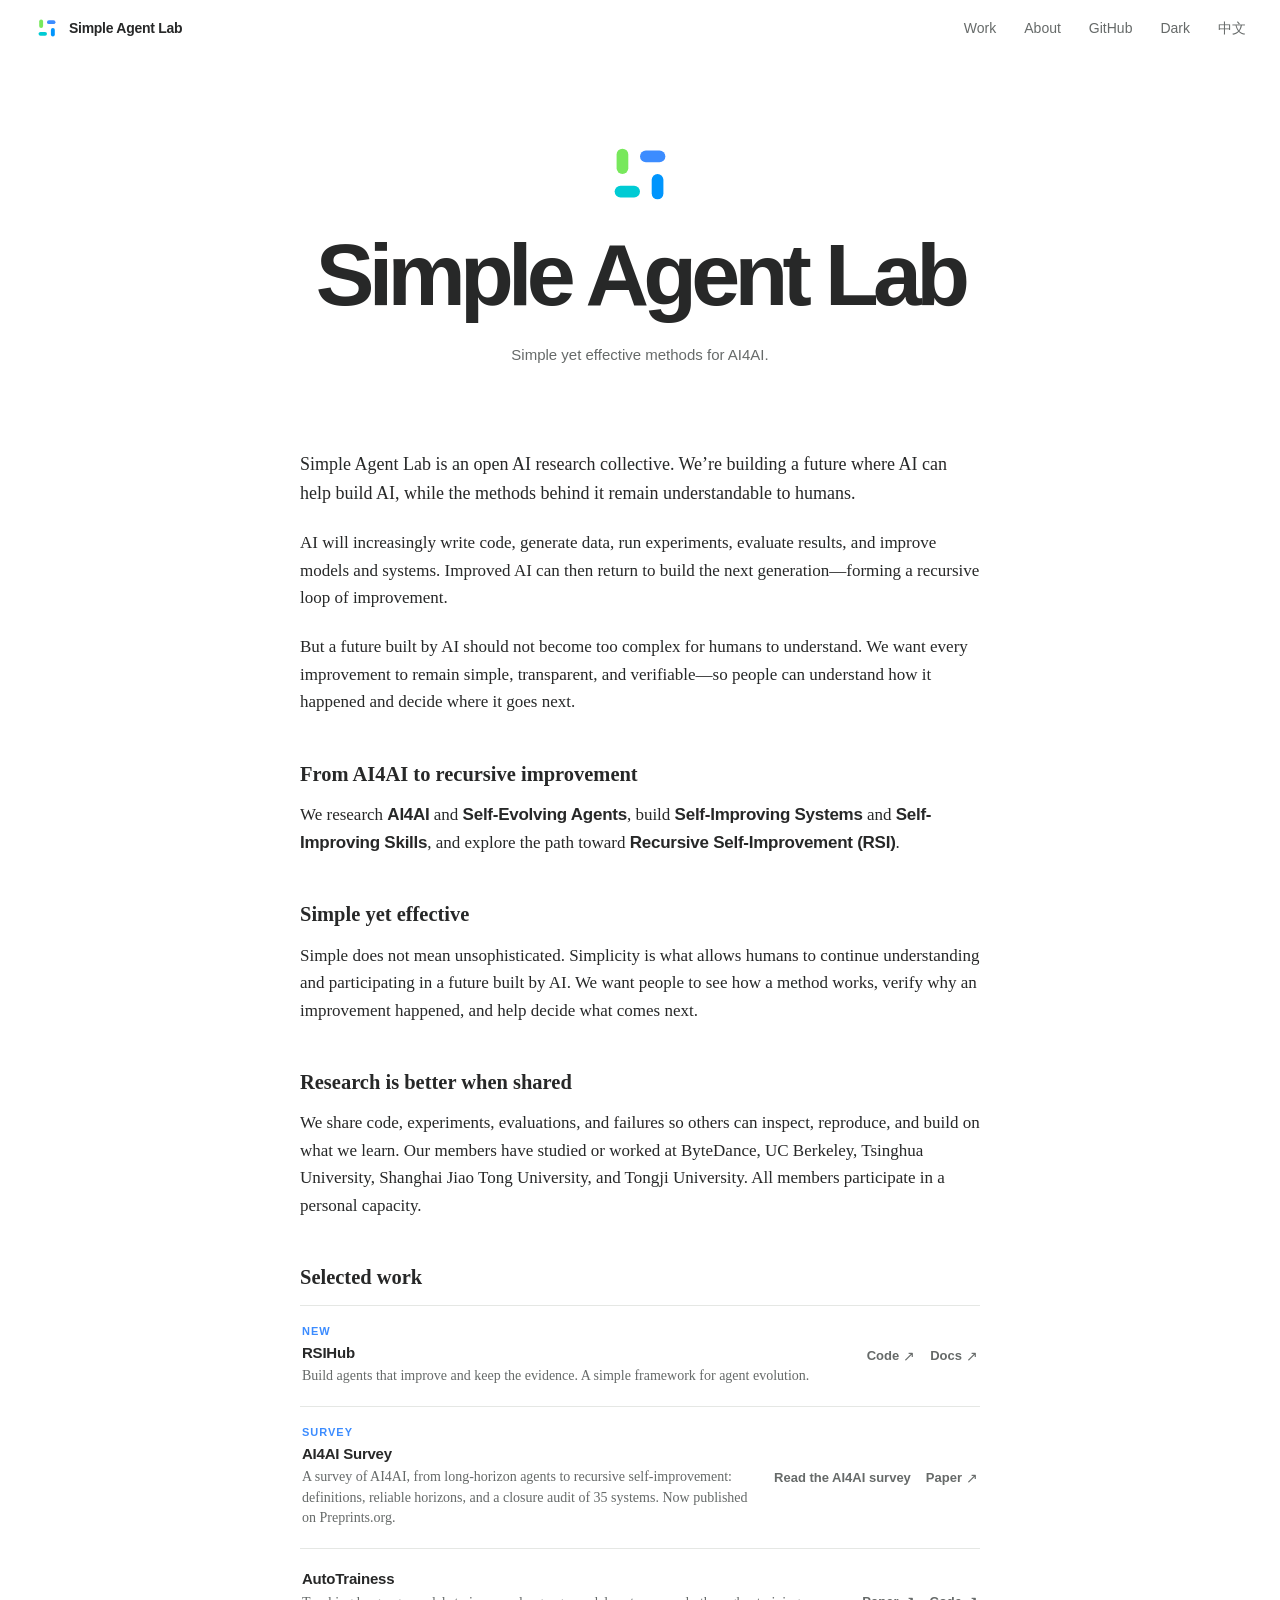
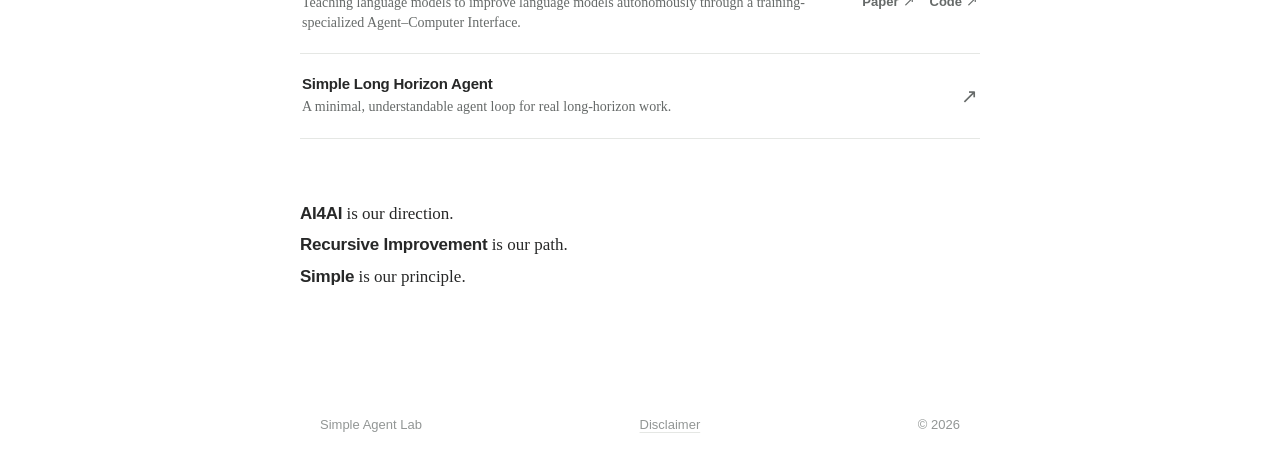
<file: index.html>
<!doctype html>
<html lang="en" data-lang="en">
  <head>
    <meta charset="utf-8" />
    <meta name="viewport" content="width=device-width, initial-scale=1" />
    <meta name="theme-color" content="#ffffff" />
    <meta
      name="google-site-verification"
      content="D94IoHgseJNY5YrF_3tcZM9igQlPpZqWRlPSXJP3W_g"
    />

    <title>Simple Agent Lab | RSIHub, Self-Evolving Agents, AI4AI &amp; RSI</title>
    <meta
      name="description"
      content="Simple Agent Lab builds RSIHub, an open-source framework for self-evolving agents, and researches self-improving systems and skills, AI4AI, and recursive self-improvement (RSI)."
    />
    <meta
      name="keywords"
      content="RSIHub, RSIHub framework, RSIHub agent framework, self-evolving agents, self-improving agents, self-improving systems, self-improving skills, agent self-improvement, AI self-improvement, recursive self-improvement, recursive improvement, RSI, AI agents, autonomous agents, adaptive AI agents, agent skills, agentic AI, AI4AI, autonomous AI research, 自进化智能体, 自改进智能体, 自改进系统, 自改进技能, 递归自我改进"
    />
    <meta name="robots" content="index, follow, max-image-preview:large" />
    <link rel="canonical" href="https://simpleagentlab.com/" />

    <meta property="og:title" content="Simple Agent Lab | RSIHub, Self-Evolving Agents, AI4AI &amp; RSI" />
    <meta
      property="og:description"
      content="Simple yet effective methods for self-evolving agents, self-improving systems and skills, AI4AI, and recursive self-improvement (RSI)."
    />
    <meta property="og:type" content="website" />
    <meta property="og:url" content="https://simpleagentlab.com/" />
    <meta property="og:site_name" content="Simple Agent Lab" />
    <meta property="og:image" content="https://simpleagentlab.com/assets/og.png" />
    <meta property="og:image:alt" content="Simple Agent Lab — Simple yet effective methods for AI4AI" />
    <meta property="og:image:width" content="1200" />
    <meta property="og:image:height" content="630" />
    <meta name="twitter:card" content="summary_large_image" />
    <meta name="twitter:title" content="Simple Agent Lab | RSIHub, Self-Evolving Agents, AI4AI &amp; RSI" />
    <meta
      name="twitter:description"
      content="Researching self-evolving agents, self-improving systems and skills, AI4AI, and RSI."
    />
    <meta name="twitter:image" content="https://simpleagentlab.com/assets/og.png" />
    <meta name="twitter:image:alt" content="Simple Agent Lab — Simple yet effective methods for AI4AI" />

    <script type="application/ld+json">
      {
        "@context": "https://schema.org",
        "@graph": [
          {
            "@type": "WebSite",
            "@id": "https://simpleagentlab.com/#website",
            "url": "https://simpleagentlab.com/",
            "name": "Simple Agent Lab",
            "description": "Simple yet effective methods for self-evolving agents, self-improving systems and skills, AI4AI, and recursive self-improvement.",
            "inLanguage": ["en", "zh-CN"],
            "keywords": [
              "RSIHub",
              "Self-evolving agents",
              "Self-improving agents",
              "Self-improving systems",
              "Self-improving skills",
              "Agent self-improvement",
              "AI self-improvement",
              "AI agents",
              "AI4AI",
              "Recursive self-improvement",
              "RSI"
            ],
            "publisher": {
              "@id": "https://simpleagentlab.com/#organization"
            }
          },
          {
            "@type": "Organization",
            "@id": "https://simpleagentlab.com/#organization",
            "url": "https://simpleagentlab.com/",
            "name": "Simple Agent Lab",
            "description": "An open AI research collective studying self-evolving agents, self-improving systems and skills, AI4AI, and recursive self-improvement.",
            "logo": "https://simpleagentlab.com/assets/logo.png",
            "knowsAbout": [
              "RSIHub",
              "Self-evolving agents",
              "Self-improving agents",
              "Self-improving systems",
              "Self-improving skills",
              "Agent self-improvement",
              "AI agents",
              "AI4AI",
              "Recursive self-improvement",
              "RSI"
            ],
            "sameAs": [
              "https://github.com/simple-agent-lab"
            ]
          },
          {
            "@type": "SoftwareSourceCode",
            "@id": "https://simpleagentlab.com/rsihub/#software",
            "name": "RSIHub",
            "url": "https://simpleagentlab.com/rsihub/",
            "codeRepository": "https://github.com/simple-agent-lab/RSIHub",
            "description": "RSIHub is an open-source framework for self-evolving agents: build agents that improve and keep the evidence.",
            "programmingLanguage": "Python",
            "license": "https://www.apache.org/licenses/LICENSE-2.0",
            "author": {
              "@id": "https://simpleagentlab.com/#organization"
            },
            "sameAs": [
              "https://github.com/simple-agent-lab/RSIHub",
              "https://simpleagentlab.com/RSIHub/"
            ]
          },
          {
            "@type": "ScholarlyArticle",
            "@id": "https://simpleagentlab.com/ai4ai/#article",
            "name": "AI4AI Survey: From Long-Horizon Agents to Recursive Self-Improvement—Definitions, Reliable Horizons, and Open Problems",
            "url": "https://simpleagentlab.com/ai4ai/",
            "description": "A survey of AI4AI (AI for AI): how far an AI system can reliably carry an improvement process from idea to a validated result, a taxonomy for locating where the loop closes, a closure audit of 35 systems, and the composition gap that bounds recursive self-improvement.",
            "genre": "survey",
            "datePublished": "2026-08-28",
            "inLanguage": ["en", "zh-CN"],
            "publisher": {
              "@id": "https://simpleagentlab.com/#organization"
            },
            "about": [
              "AI4AI",
              "Long-horizon agents",
              "Recursive self-improvement",
              "Self-improving systems",
              "Agent evaluation"
            ]
          }
        ]
      }
    </script>

    <link rel="icon" href="./assets/favicon.svg?v=4" type="image/svg+xml" />
    <link rel="stylesheet" href="./assets/styles.css" />
    <script>
      try {
        var root = document.documentElement;
        var savedLanguage = localStorage.getItem("simple-agent-lab-language-choice");
        var browserLanguages = navigator.languages && navigator.languages.length
          ? navigator.languages
          : [navigator.language || "en"];
        var browserLanguage = browserLanguages.some(function (language) {
          return language.toLowerCase().startsWith("zh");
        }) ? "zh" : "en";
        var language = savedLanguage === "en" || savedLanguage === "zh"
          ? savedLanguage
          : browserLanguage;
        root.dataset.lang = language;
        root.lang = language === "zh" ? "zh-CN" : "en";

        var savedTheme = localStorage.getItem("simple-agent-lab-theme");
        var theme = savedTheme === "light" || savedTheme === "dark"
          ? savedTheme
          : window.matchMedia("(prefers-color-scheme: dark)").matches
            ? "dark"
            : "light";
        root.dataset.theme = theme;
        root.style.colorScheme = theme;
        document.querySelector('meta[name="theme-color"]').setAttribute(
          "content",
          theme === "dark" ? "#111513" : "#ffffff"
        );
      } catch (error) {}
    </script>
    <script src="./assets/site.js" defer></script>
  </head>
  <body>
    <a class="skip-link" href="#main">
      <span class="lang-en" lang="en">Skip to content</span>
      <span class="lang-zh" lang="zh-CN">跳至正文</span>
    </a>

    <header class="site-header">
      <a class="small-brand" href="#top" aria-label="Simple Agent Lab home">
        <img src="./assets/logo.svg" width="26" height="26" alt="" />
        <span>Simple Agent Lab</span>
      </a>
      <nav aria-label="Primary navigation">
        <a href="#work">
          <span class="lang-en" lang="en">Work</span>
          <span class="lang-zh" lang="zh-CN">研究工作</span>
        </a>
        <a href="#about">
          <span class="lang-en" lang="en">About</span>
          <span class="lang-zh" lang="zh-CN">关于我们</span>
        </a>
        <a href="https://github.com/simple-agent-lab" target="_blank" rel="noreferrer">GitHub</a>
        <button class="theme-toggle" type="button" aria-label="Switch to dark theme">
          <span class="theme-action-en" lang="en">Dark</span>
          <span class="theme-action-zh" lang="zh-CN">深色</span>
        </button>
        <button class="language-toggle" type="button" aria-label="切换为中文">中文</button>
      </nav>
    </header>

    <div class="masthead" id="top">
      <img class="masthead-mark" src="./assets/logo.svg" width="78" height="78" alt="Simple Agent Lab loop mark" />
      <h1>Simple Agent Lab</h1>
      <p>
        <span class="lang-en" lang="en">Simple yet effective methods for AI4AI.</span>
        <span class="lang-zh" lang="zh-CN">探索 AI4AI 中 simple yet effective 的方法。</span>
      </p>
    </div>

    <main id="main">
      <article class="manifesto">
        <p class="opening">
          <span class="lang-en" lang="en">Simple Agent Lab is an open AI research collective. We’re building a future where AI can help build AI, while the methods behind it remain understandable to humans.</span>
          <span class="lang-zh" lang="zh-CN">Simple Agent Lab 是一个开放的 AI 研究共同体。我们希望构建一个由 AI 帮助创造、又能被人类理解的未来。</span>
        </p>

        <p>
          <span class="lang-en" lang="en">AI will increasingly write code, generate data, run experiments, evaluate results, and improve models and systems. Improved AI can then return to build the next generation—forming a recursive loop of improvement.</span>
          <span class="lang-zh" lang="zh-CN">AI 将越来越多地编写代码、生成数据、运行实验、评估结果，并改进模型与系统。改进后的 AI 可以继续参与下一轮构建，形成递归的自我改进循环。</span>
        </p>

        <p>
          <span class="lang-en" lang="en">But a future built by AI should not become too complex for humans to understand. We want every improvement to remain simple, transparent, and verifiable—so people can understand how it happened and decide where it goes next.</span>
          <span class="lang-zh" lang="zh-CN">但由 AI 构建的未来，不应复杂到无法被人类理解。我们希望每一次改进都保持简单、透明、可验证，让人们能够理解它如何发生，并决定它走向何方。</span>
        </p>

        <h2>
          <span class="lang-en" lang="en">From AI4AI to recursive improvement</span>
          <span class="lang-zh" lang="zh-CN">从 AI4AI 走向递归改进</span>
        </h2>
        <p>
          <span class="lang-en" lang="en">We research <strong>AI4AI</strong> and <strong>Self-Evolving Agents</strong>, build <strong>Self-Improving Systems</strong> and <strong>Self-Improving Skills</strong>, and explore the path toward <strong>Recursive Self-Improvement (RSI)</strong>.</span>
          <span class="lang-zh" lang="zh-CN">我们研究 <strong>AI4AI</strong> 与 <strong>Self-Evolving Agents（自进化智能体）</strong>，构建 <strong>Self-Improving Systems（自改进系统）</strong>与 <strong>Self-Improving Skills（自改进技能）</strong>，并探索通往 <strong>Recursive Self-Improvement（RSI，递归自我改进）</strong> 的路径。</span>
        </p>
        <h2>
          <span class="lang-en" lang="en">Simple yet effective</span>
          <span class="lang-zh" lang="zh-CN">Simple yet effective</span>
        </h2>
        <p>
          <span class="lang-en" lang="en">Simple does not mean unsophisticated. Simplicity is what allows humans to continue understanding and participating in a future built by AI. We want people to see how a method works, verify why an improvement happened, and help decide what comes next.</span>
          <span class="lang-zh" lang="zh-CN">简单不代表简陋，简单是让人类始终能够理解并参与 AI 构建未来的前提。我们希望人们能够看懂方法如何工作，验证改进为何发生，并参与决定下一步。</span>
        </p>

        <h2>
          <span class="lang-en" lang="en">Research is better when shared</span>
          <span class="lang-zh" lang="zh-CN">研究因分享而进步</span>
        </h2>
        <p>
          <span class="lang-en" lang="en">We share code, experiments, evaluations, and failures so others can inspect, reproduce, and build on what we learn. Our members have studied or worked at ByteDance, UC Berkeley, Tsinghua University, Shanghai Jiao Tong University, and Tongji University. All members participate in a personal capacity.</span>
          <span class="lang-zh" lang="zh-CN">我们分享代码、实验、评测与失败，让更多人能够检查、复现并继续推进这些探索。我们的成员曾在 ByteDance、UC Berkeley、清华大学、上海交通大学和同济大学学习或工作。所有成员均以个人身份参与。</span>
        </p>
        <section id="work" class="work-section">
          <h2>
            <span class="lang-en" lang="en">Selected work</span>
            <span class="lang-zh" lang="zh-CN">代表工作</span>
          </h2>
          <div class="work-list">
            <div class="work-item">
              <a
                class="work-summary"
                href="./rsihub/"
                aria-label="RSIHub — self-evolving agent framework"
              >
                <span class="work-tag">
                  <span class="lang-en" lang="en">New</span>
                  <span class="lang-zh" lang="zh-CN">最新</span>
                </span>
                <strong>RSIHub</strong>
                <small>
                  <span class="lang-en" lang="en">Build agents that improve and keep the evidence. A simple framework for agent evolution.</span>
                  <span class="lang-zh" lang="zh-CN">让智能体持续改进，并保留证据。一个简单的智能体进化框架。</span>
                </small>
              </a>
              <span class="work-actions">
                <a href="https://github.com/simple-agent-lab/RSIHub" target="_blank" rel="noreferrer">
                  <span>Code</span>
                  <b aria-hidden="true">↗</b>
                </a>
                <a href="https://simpleagentlab.com/RSIHub/" target="_blank" rel="noreferrer">
                  <span class="lang-en" lang="en">Docs</span>
                  <span class="lang-zh" lang="zh-CN">文档</span>
                  <b aria-hidden="true">↗</b>
                </a>
              </span>
            </div>
            <div class="work-item">
              <a
                class="work-summary"
                href="./ai4ai/"
                aria-label="AI4AI Survey — from long-horizon agents to recursive self-improvement"
              >
                <span class="work-tag">
                  <span class="lang-en" lang="en">Survey</span>
                  <span class="lang-zh" lang="zh-CN">综述</span>
                </span>
                <strong>AI4AI Survey</strong>
                <small>
                  <span class="lang-en" lang="en">A survey of AI4AI, from long-horizon agents to recursive self-improvement: definitions, reliable horizons, and a closure audit of 35 systems. Now published on Preprints.org.</span>
                  <span class="lang-zh" lang="zh-CN">AI4AI 综述：从长程智能体到递归自进化。梳理核心定义、长程可靠性边界，并对 35 个前沿自改进系统展开闭合度审计。已在 Preprints.org 正式发布。</span>
                </small>
              </a>
              <span class="work-actions">
                <a href="./ai4ai/">
                  <span class="lang-en" lang="en">Read the AI4AI survey</span>
                  <span class="lang-zh" lang="zh-CN">阅读 AI4AI 综述</span>
                </a>
                <a href="https://doi.org/10.20944/preprints202608.2108.v1" target="_blank" rel="noreferrer">
                  <span class="lang-en" lang="en">Paper</span>
                  <span class="lang-zh" lang="zh-CN">论文</span>
                  <b aria-hidden="true">↗</b>
                </a>
              </span>
            </div>
            <div class="work-item">
              <a
                class="work-summary"
                href="https://arxiv.org/abs/2606.31551"
                target="_blank"
                rel="noreferrer"
                aria-label="AutoTrainess paper"
              >
                <strong>AutoTrainess</strong>
                <small>
                  <span class="lang-en" lang="en">Teaching language models to improve language models autonomously through a training-specialized Agent–Computer Interface.</span>
                  <span class="lang-zh" lang="zh-CN">通过面向训练的专用 Agent–Computer Interface，让语言模型自主改进语言模型。</span>
                </small>
              </a>
              <span class="work-actions">
                <a href="https://arxiv.org/abs/2606.31551" target="_blank" rel="noreferrer">
                  <span class="lang-en" lang="en">Paper</span>
                  <span class="lang-zh" lang="zh-CN">论文</span>
                  <b aria-hidden="true">↗</b>
                </a>
                <a href="https://github.com/simple-agent-lab/AutoTrainess" target="_blank" rel="noreferrer">
                  <span>Code</span>
                  <b aria-hidden="true">↗</b>
                </a>
              </span>
            </div>
            <a href="https://github.com/simple-agent-lab/simple-long-horizon-agent" target="_blank" rel="noreferrer">
              <span>
                <strong>Simple Long Horizon Agent</strong>
                <small>
                  <span class="lang-en" lang="en">A minimal, understandable agent loop for real long-horizon work.</span>
                  <span class="lang-zh" lang="zh-CN">一个保持简单、可理解，同时面向真实长程任务的 Agent Loop。</span>
                </small>
              </span>
              <b aria-hidden="true">↗</b>
            </a>
          </div>
        </section>

        <section id="about" class="closing">
          <p><strong>AI4AI</strong> <span class="lang-en" lang="en">is our direction.</span><span class="lang-zh" lang="zh-CN">是我们的方向。</span></p>
          <p><strong>Recursive Improvement</strong> <span class="lang-en" lang="en">is our path.</span><span class="lang-zh" lang="zh-CN">是我们的路径。</span></p>
          <p><strong>Simple</strong> <span class="lang-en" lang="en">is our principle.</span><span class="lang-zh" lang="zh-CN">是我们的原则。</span></p>
        </section>
      </article>
    </main>

    <footer>
      <span>Simple Agent Lab</span>
      <a href="./disclaimer.html">
        <span class="lang-en" lang="en">Disclaimer</span>
        <span class="lang-zh" lang="zh-CN">免责声明</span>
      </a>
      <span>© 2026</span>
    </footer>
  </body>
</html>
</file>
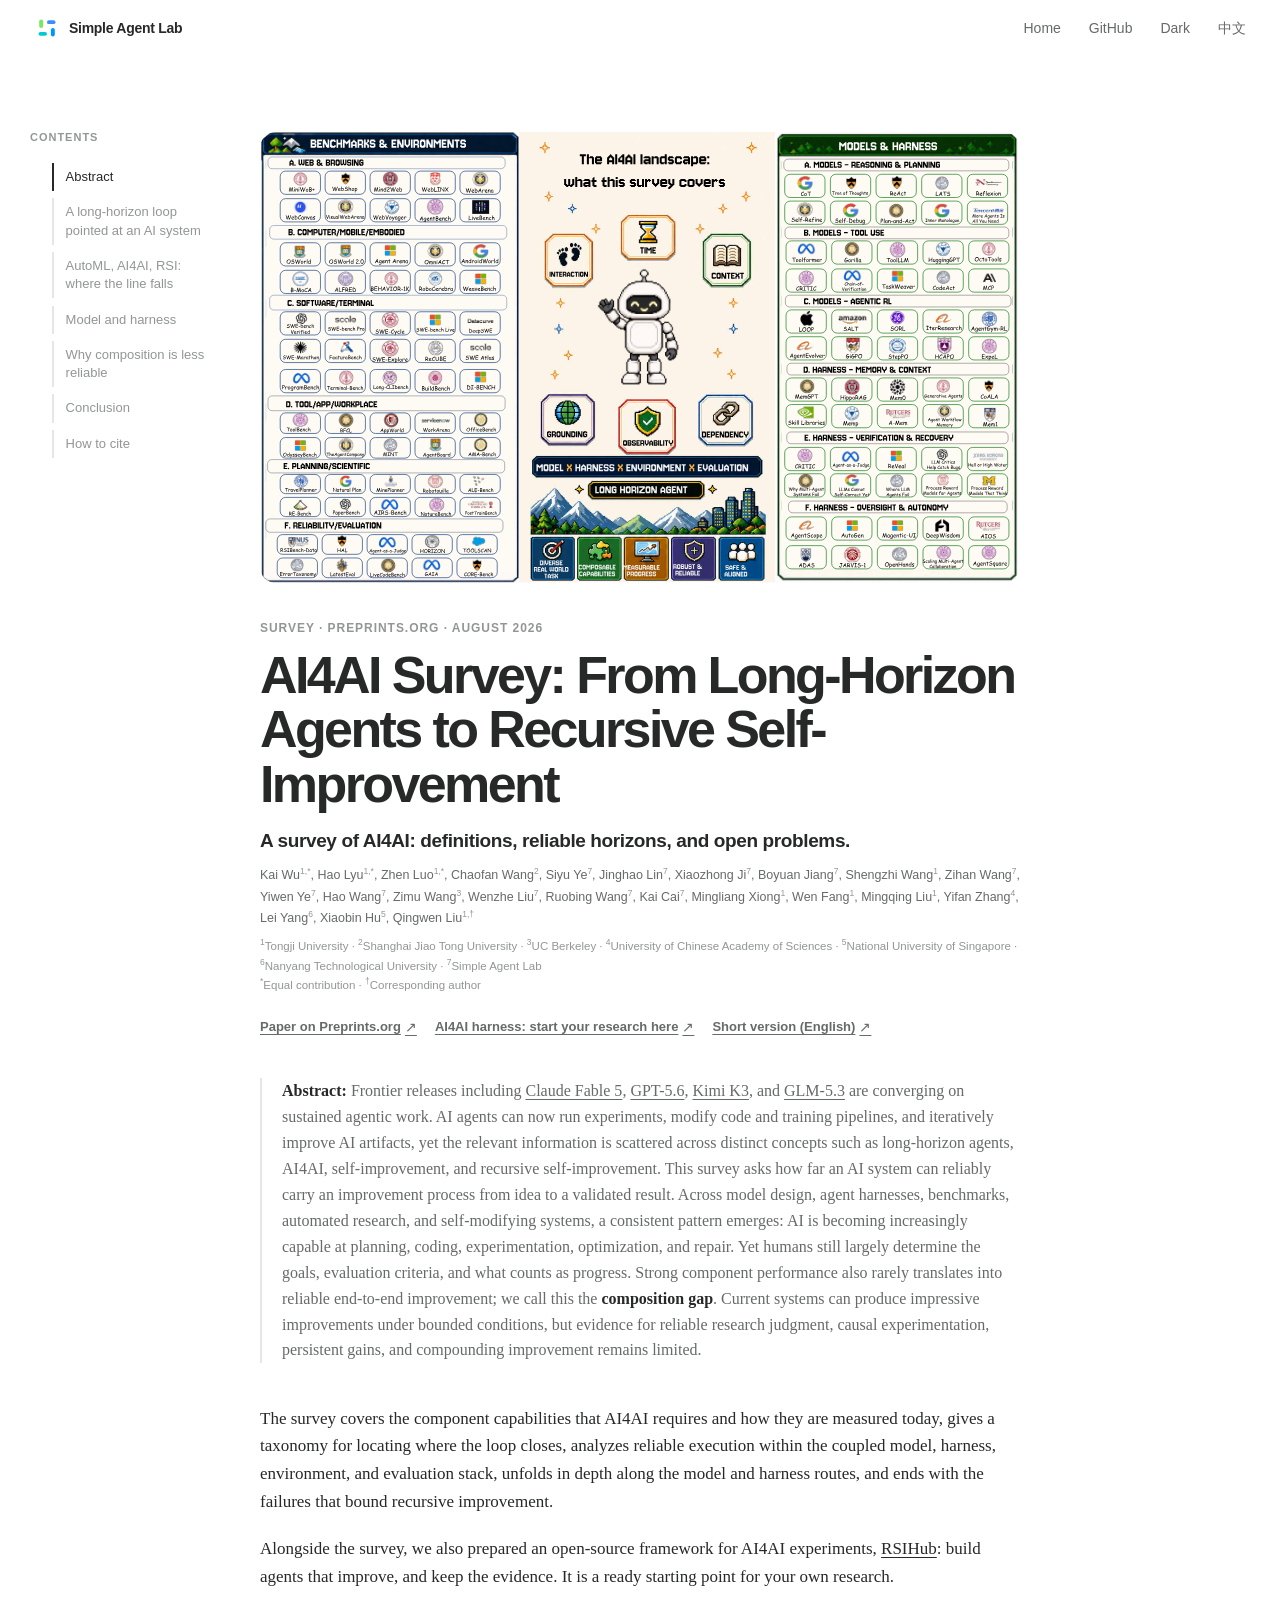
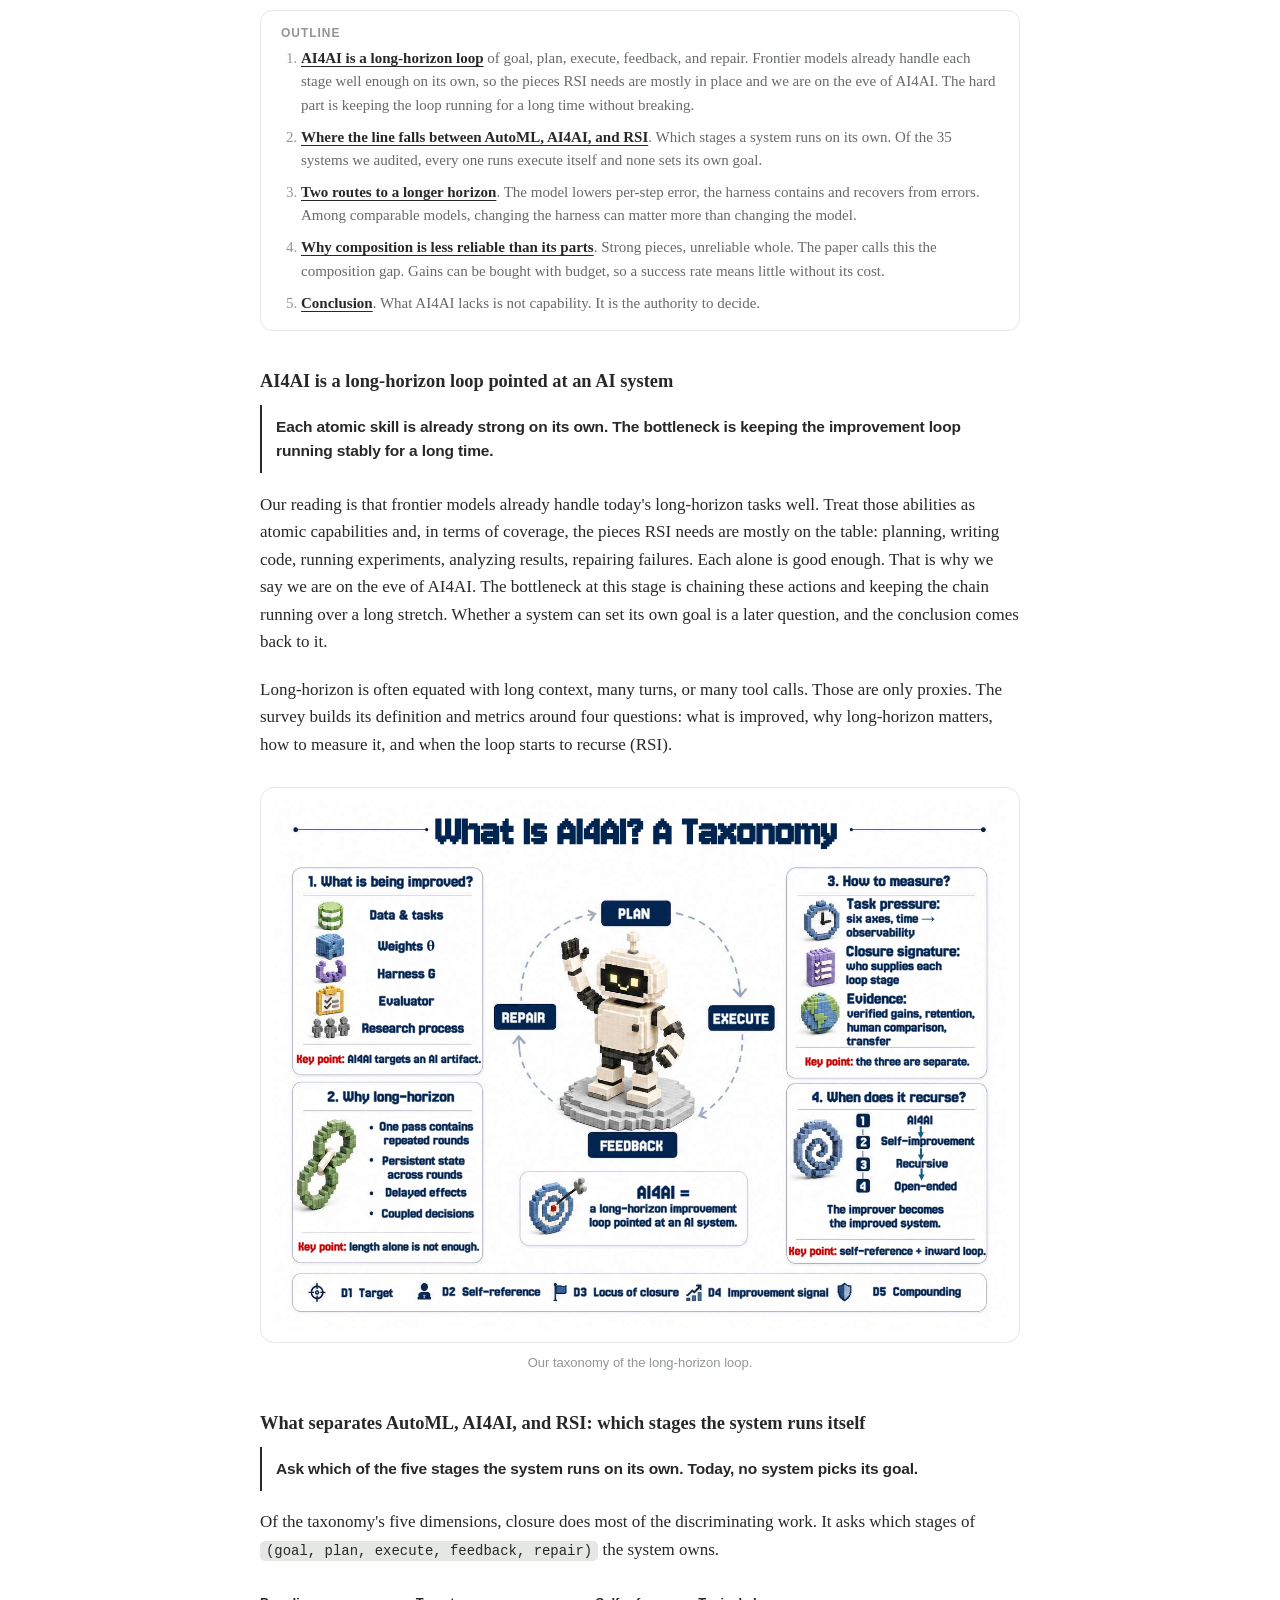
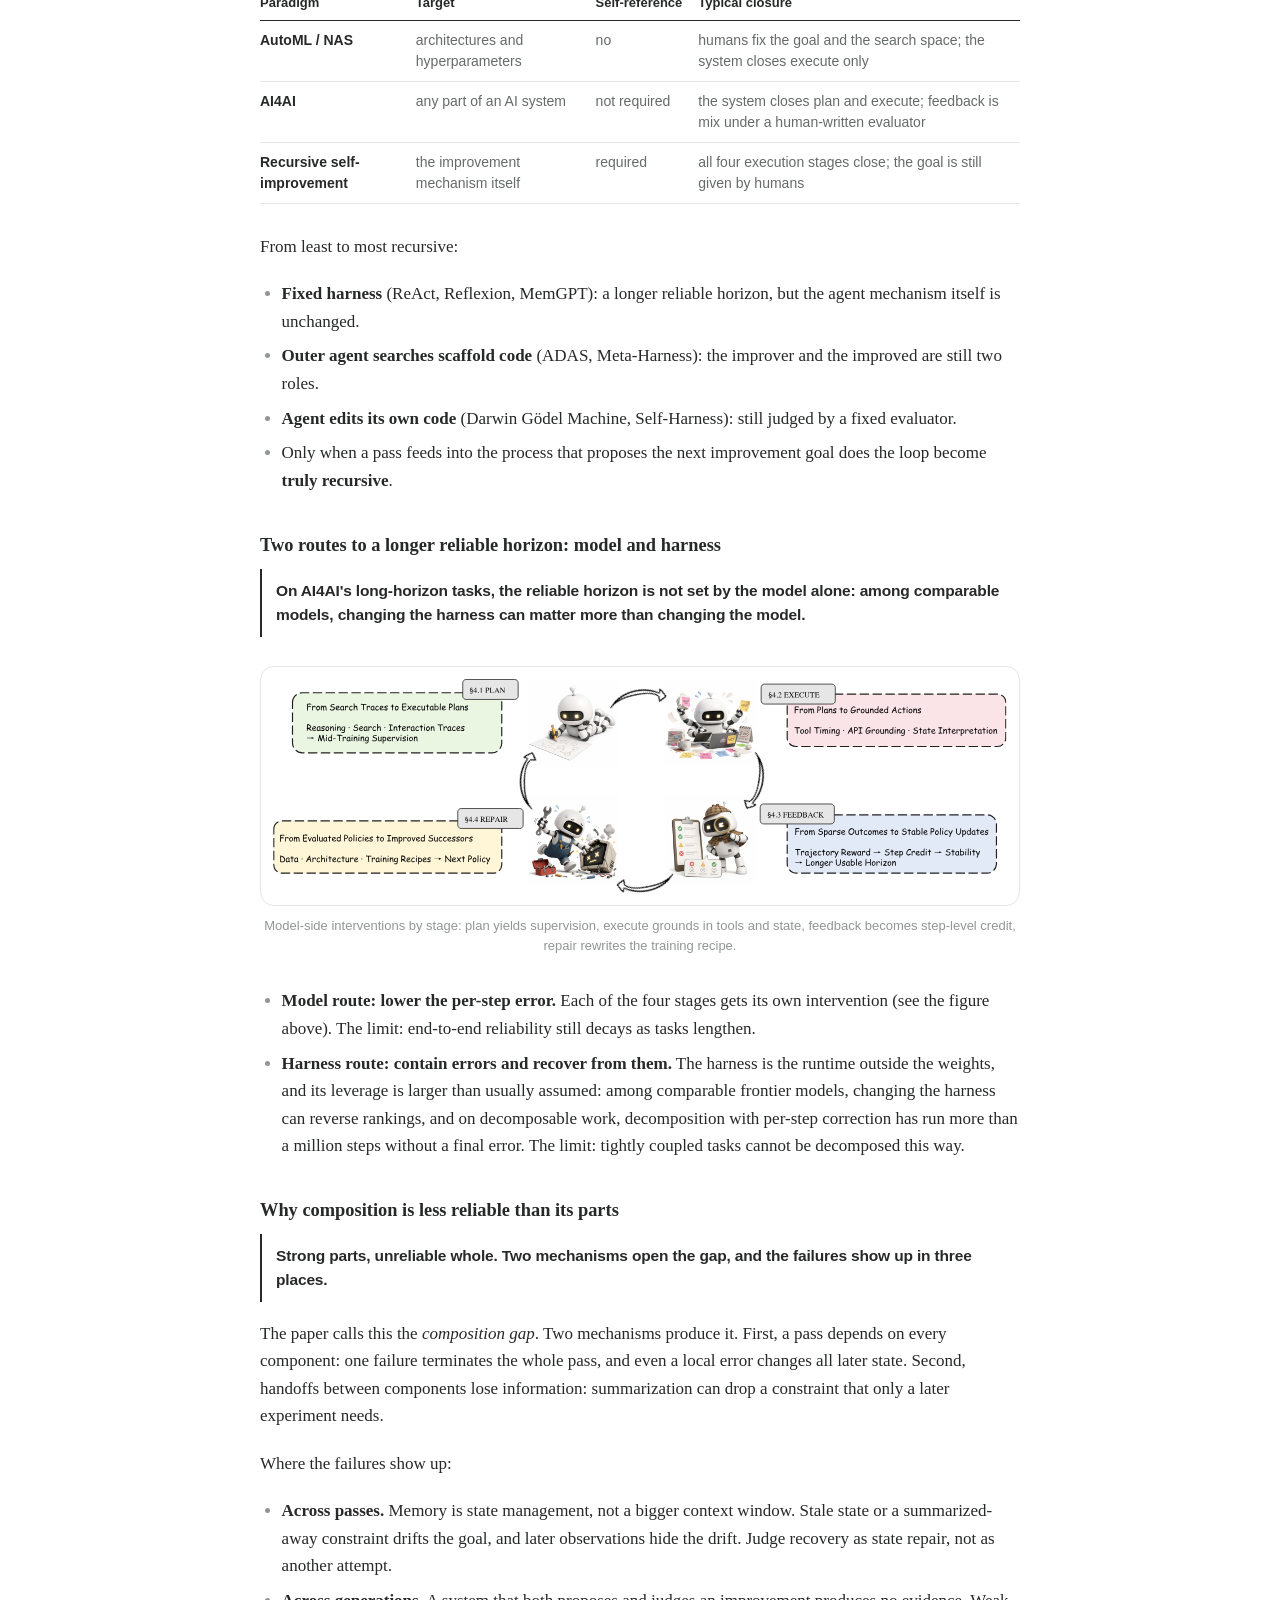
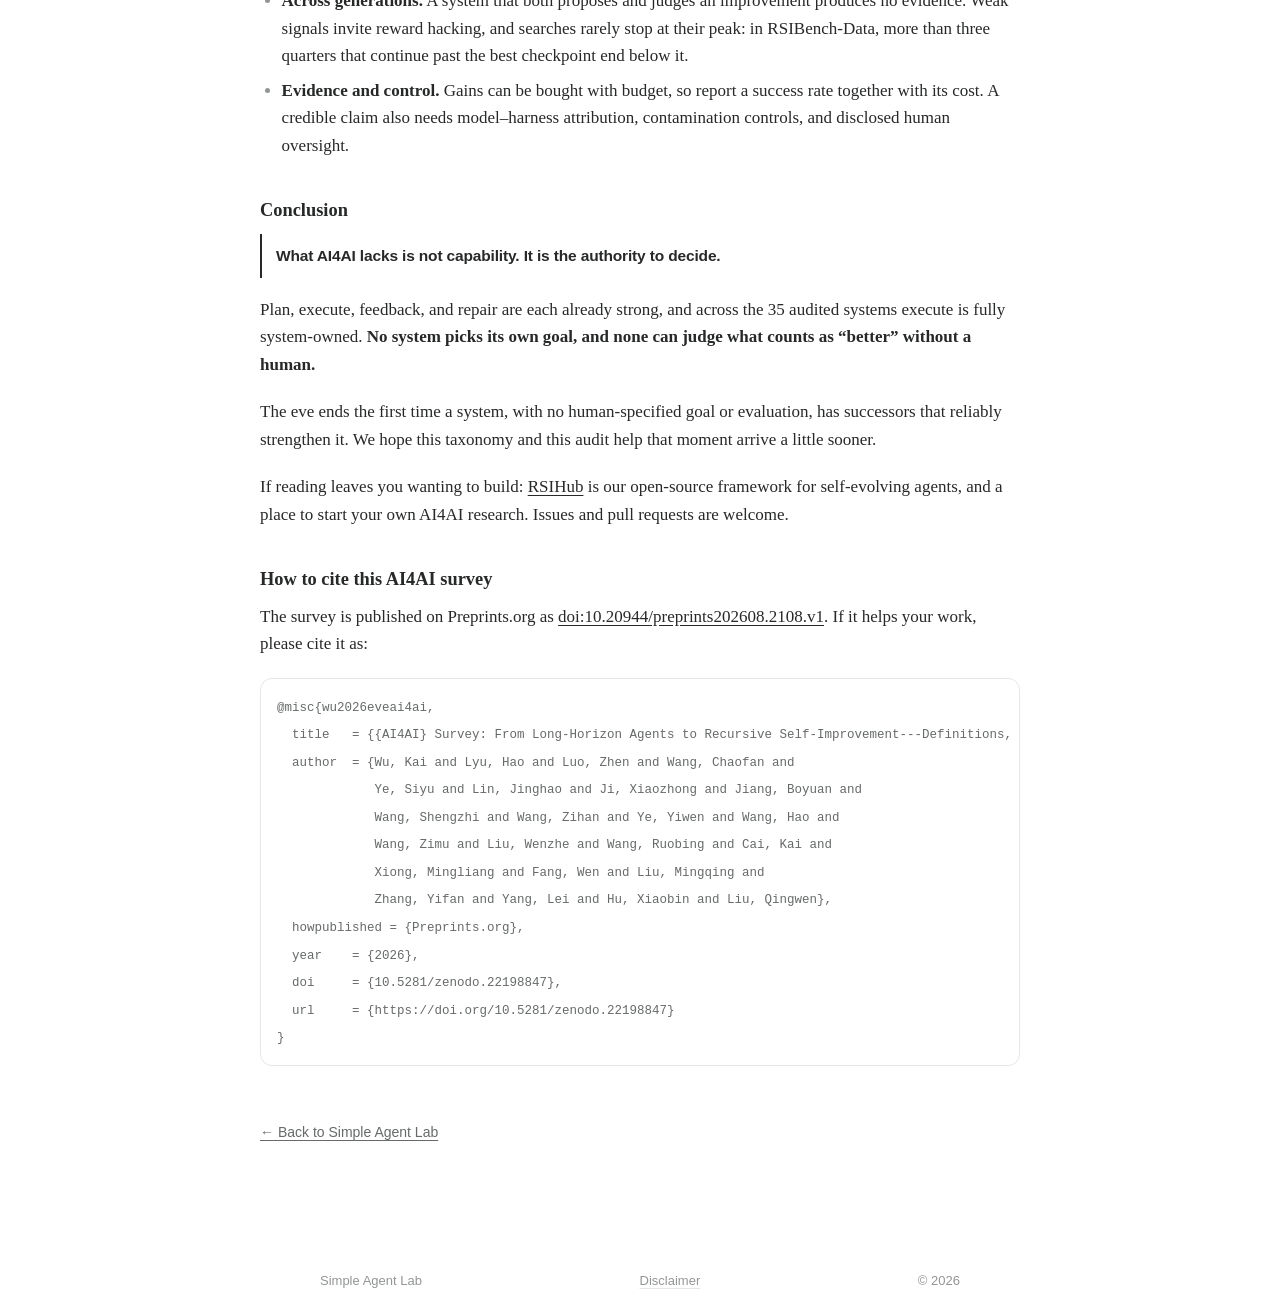
<file: ai4ai/index.html>
<!doctype html>
<html lang="en" data-lang="en">
  <head>
    <meta charset="utf-8" />
    <meta name="viewport" content="width=device-width, initial-scale=1" />
    <meta name="theme-color" content="#ffffff" />

    <title>AI4AI Survey: From Long-Horizon Agents to Recursive Self-Improvement</title>
    <meta
      name="description"
      content="The AI4AI survey, published on Preprints.org: how far can AI reliably carry an improvement loop from idea to verified result? A taxonomy, a closure audit of 35 systems, and the composition gap."
    />
    <meta
      name="keywords"
      content="AI4AI survey, survey of AI4AI, AI4AI, AI for AI, long-horizon agents survey, recursive self-improvement survey, RSI, self-improving systems, self-evolving agents, closure audit, composition gap, agent evaluation, harness, LLM agent survey"
    />
    <meta name="robots" content="index, follow, max-image-preview:large" />
    <meta name="author" content="Simple Agent Lab" />
    <link rel="canonical" href="https://simpleagentlab.com/ai4ai/" />

    <!-- The paper's scholarly record now lives on Preprints.org
         (doi:10.20944/preprints202608.2108.v1); Scholar merges this page with
         that record by title + authors, so these tags must match the published
         preprint's title page exactly — not the page's marketing copy.
         citation_title / citation_author / citation_publication_date are all
         required (drop one and Scholar ignores the rest). Only add a
         citation_pdf_url once a self-hosted copy of the PDF is committed to
         this repo; a citation_pdf_url that 404s drops the whole record. -->
    <meta name="citation_title" content="AI4AI Survey: From Long-Horizon Agents to Recursive Self-Improvement—Definitions, Reliable Horizons, and Open Problems" />
    <meta name="citation_author" content="Wu, Kai" />
    <meta name="citation_author" content="Lyu, Hao" />
    <meta name="citation_author" content="Luo, Zhen" />
    <meta name="citation_author" content="Wang, Chaofan" />
    <meta name="citation_author" content="Ye, Siyu" />
    <meta name="citation_author" content="Lin, Jinghao" />
    <meta name="citation_author" content="Ji, Xiaozhong" />
    <meta name="citation_author" content="Jiang, Boyuan" />
    <meta name="citation_author" content="Wang, Shengzhi" />
    <meta name="citation_author" content="Wang, Zihan" />
    <meta name="citation_author" content="Ye, Yiwen" />
    <meta name="citation_author" content="Wang, Hao" />
    <meta name="citation_author" content="Wang, Zimu" />
    <meta name="citation_author" content="Liu, Wenzhe" />
    <meta name="citation_author" content="Wang, Ruobing" />
    <meta name="citation_author" content="Cai, Kai" />
    <meta name="citation_author" content="Xiong, Mingliang" />
    <meta name="citation_author" content="Fang, Wen" />
    <meta name="citation_author" content="Liu, Mingqing" />
    <meta name="citation_author" content="Zhang, Yifan" />
    <meta name="citation_author" content="Yang, Lei" />
    <meta name="citation_author" content="Hu, Xiaobin" />
    <meta name="citation_author" content="Liu, Qingwen" />
    <meta name="citation_publication_date" content="2026/08/28" />
    <meta name="citation_online_date" content="2026/08/28" />
    <meta name="citation_doi" content="10.20944/preprints202608.2108.v1" />
    <meta name="citation_technical_report_institution" content="Simple Agent Lab" />
    <meta name="citation_abstract_html_url" content="https://simpleagentlab.com/ai4ai/" />
    <meta name="citation_language" content="en" />
    <meta name="citation_keywords" content="AI4AI; AI for AI; large language models; LLM agents; AI agents; long-horizon agents; reliable region; reliable-horizon surface; benchmark survey; self-improving agents; self-evolving agents; recursive self-improvement; autonomous AI research; automated AI research; AI scientists; machine learning engineering; functional coupling; stage ownership; composition gap; agent harness; agent scaffolds; agent evaluation" />

    <meta property="og:title" content="AI4AI Survey: From Long-Horizon Agents to Recursive Self-Improvement" />
    <meta
      property="og:description"
      content="Published on Preprints.org: a survey of how far AI systems can reliably carry an improvement process from idea to verified result—and what still limits recursive self-improvement."
    />
    <meta property="og:type" content="article" />
    <meta property="og:url" content="https://simpleagentlab.com/ai4ai/" />
    <meta property="og:site_name" content="Simple Agent Lab" />
    <meta property="og:locale" content="en_US" />
    <meta property="og:locale:alternate" content="zh_CN" />
    <meta property="article:published_time" content="2026-08-28" />
    <meta property="article:modified_time" content="2026-09-02" />
    <meta property="article:section" content="Survey" />
    <meta property="article:tag" content="AI4AI" />
    <meta property="article:tag" content="Recursive self-improvement" />
    <meta property="article:tag" content="Long-horizon agents" />
    <meta property="og:image" content="https://simpleagentlab.com/ai4ai/assets/teaser-card.jpg" />
    <meta property="og:image:alt" content="The AI4AI landscape this survey covers — benchmarks and environments, task pressures, and the model and harness routes" />
    <meta property="og:image:width" content="1600" />
    <meta property="og:image:height" content="950" />
    <meta name="twitter:card" content="summary_large_image" />
    <meta name="twitter:title" content="AI4AI Survey: From Long-Horizon Agents to Recursive Self-Improvement" />
    <meta
      name="twitter:description"
      content="AI increasingly performs the work of improvement, but humans still define its goals and evidence. A survey of AI4AI's reliable limits and composition gap."
    />
    <meta name="twitter:image" content="https://simpleagentlab.com/ai4ai/assets/teaser-card.jpg" />

    <script type="application/ld+json">
      {
        "@context": "https://schema.org",
        "@type": "ScholarlyArticle",
        "@id": "https://simpleagentlab.com/ai4ai/#article",
        "name": "AI4AI Survey: From Long-Horizon Agents to Recursive Self-Improvement—Definitions, Reliable Horizons, and Open Problems",
        "headline": "AI4AI Survey: From Long-Horizon Agents to Recursive Self-Improvement—Definitions, Reliable Horizons, and Open Problems",
        "description": "A survey of AI4AI (AI for AI): how far an AI system can reliably carry an improvement process from idea to a validated result, a taxonomy for locating where the loop closes, a closure audit of 35 systems, and the composition gap that bounds recursive self-improvement.",
        "abstract": "Can AI improve AI? AI agents can now run experiments, modify code and training pipelines, and iteratively improve AI artifacts—bringing a long-standing idea closer to an empirical research question. Yet the rapidly expanding literature remains fragmented across long-horizon agents, AI for AI (AI4AI), self-improvement, and recursive self-improvement, making it difficult to tell how much progress has actually been made. This survey synthesizes evidence from hundreds of studies to answer this question. We organize the emerging AI4AI landscape around a simple question: how far can an AI system reliably carry an improvement process from idea to verified result? Across model design, agent harnesses, benchmarks, automated research, and self-modifying systems, we examine what current systems can do, how progress should be evaluated, and where claims of self-improvement remain unsupported. A striking pattern emerges in the information flow within the taxonomy–benchmark–model–harness structure of this survey. AI systems increasingly excel at the work of improvement—planning, coding, experimentation, optimization, and repair—but humans still largely determine the goals, evaluation criteria, and what ultimately counts as progress. Moreover, strong performance on individual components rarely translates into reliable end-to-end AI improvement. We call this composition gap. Today's systems can already produce impressive improvements under bounded conditions, but evidence for reliable research judgment, causal experimentation, persistent gains, and compounding improvement remains limited. By separating demonstrated capability from extrapolated autonomy, this survey maps what AI4AI can do today—and what must change before AI can reliably improve AI itself. The eve ends the moment a system, for the first time, reliably strengthens its successors without humans specifying the goals or evaluation criteria. We hope this taxonomy and survey will help that moment arrive a little sooner.",
        "genre": "survey",
        "learningResourceType": "survey",
        "url": "https://simpleagentlab.com/ai4ai/",
        "mainEntityOfPage": { "@type": "WebPage", "@id": "https://simpleagentlab.com/ai4ai/" },
        "image": "https://simpleagentlab.com/ai4ai/assets/teaser-card.jpg",
        "identifier": {
          "@type": "PropertyValue",
          "propertyID": "DOI",
          "value": "10.20944/preprints202608.2108.v1"
        },
        "sameAs": [
          "https://doi.org/10.20944/preprints202608.2108.v1",
          "https://www.preprints.org/manuscript/202608.2108/v1"
        ],
        "datePublished": "2026-08-28",
        "dateModified": "2026-09-02",
        "inLanguage": ["en", "zh-CN"],
        "isAccessibleForFree": true,
        "keywords": [
          "AI4AI survey",
          "AI4AI",
          "AI for AI",
          "Long-horizon agents",
          "Recursive self-improvement",
          "RSI",
          "Self-improving systems",
          "Self-evolving agents",
          "Closure audit",
          "Composition gap",
          "Agent evaluation",
          "Harness"
        ],
        "author": [
          { "@type": "Person", "name": "Kai Wu" },
          { "@type": "Person", "name": "Hao Lyu" },
          { "@type": "Person", "name": "Zhen Luo" },
          { "@type": "Person", "name": "Chaofan Wang" },
          { "@type": "Person", "name": "Siyu Ye" },
          { "@type": "Person", "name": "Jinghao Lin" },
          { "@type": "Person", "name": "Xiaozhong Ji" },
          { "@type": "Person", "name": "Boyuan Jiang" },
          { "@type": "Person", "name": "Shengzhi Wang" },
          { "@type": "Person", "name": "Zihan Wang" },
          { "@type": "Person", "name": "Yiwen Ye" },
          { "@type": "Person", "name": "Hao Wang" },
          { "@type": "Person", "name": "Zimu Wang" },
          { "@type": "Person", "name": "Wenzhe Liu" },
          { "@type": "Person", "name": "Ruobing Wang" },
          { "@type": "Person", "name": "Kai Cai" },
          { "@type": "Person", "name": "Mingliang Xiong" },
          { "@type": "Person", "name": "Wen Fang" },
          { "@type": "Person", "name": "Mingqing Liu" },
          { "@type": "Person", "name": "Yifan Zhang" },
          { "@type": "Person", "name": "Lei Yang" },
          { "@type": "Person", "name": "Xiaobin Hu" },
          { "@type": "Person", "name": "Qingwen Liu" }
        ],
        "publisher": {
          "@type": "Organization",
          "@id": "https://simpleagentlab.com/#organization",
          "name": "Simple Agent Lab",
          "url": "https://simpleagentlab.com/",
          "logo": "https://simpleagentlab.com/assets/logo.png"
        },
        "about": [
          "AI4AI",
          "Long-horizon agents",
          "Recursive self-improvement",
          "Self-improving systems",
          "Agent evaluation"
        ],
        "mentions": [
          {
            "@type": "SoftwareSourceCode",
            "name": "RSIHub",
            "url": "https://simpleagentlab.com/rsihub/",
            "codeRepository": "https://github.com/simple-agent-lab/RSIHub"
          }
        ]
      }
    </script>

    <script type="application/ld+json">
      {
        "@context": "https://schema.org",
        "@type": "BreadcrumbList",
        "itemListElement": [
          {
            "@type": "ListItem",
            "position": 1,
            "name": "Simple Agent Lab",
            "item": "https://simpleagentlab.com/"
          },
          {
            "@type": "ListItem",
            "position": 2,
            "name": "AI4AI Survey",
            "item": "https://simpleagentlab.com/ai4ai/"
          }
        ]
      }
    </script>

    <link rel="icon" href="../assets/favicon.svg?v=4" type="image/svg+xml" />
    <link rel="stylesheet" href="../assets/styles.css" />
    <script>
      try {
        var root = document.documentElement;
        var savedLanguage = localStorage.getItem("simple-agent-lab-language-choice");
        var browserLanguages = navigator.languages && navigator.languages.length
          ? navigator.languages
          : [navigator.language || "en"];
        var browserLanguage = browserLanguages.some(function (language) {
          return language.toLowerCase().startsWith("zh");
        }) ? "zh" : "en";
        var language = savedLanguage === "en" || savedLanguage === "zh"
          ? savedLanguage
          : browserLanguage;
        root.dataset.lang = language;
        root.lang = language === "zh" ? "zh-CN" : "en";

        var savedTheme = localStorage.getItem("simple-agent-lab-theme");
        var theme = savedTheme === "light" || savedTheme === "dark"
          ? savedTheme
          : window.matchMedia("(prefers-color-scheme: dark)").matches
            ? "dark"
            : "light";
        root.dataset.theme = theme;
        root.style.colorScheme = theme;
        document.querySelector('meta[name="theme-color"]').setAttribute(
          "content",
          theme === "dark" ? "#111513" : "#ffffff"
        );
      } catch (error) {}
    </script>
    <script src="../assets/site.js" defer></script>
  </head>
  <body>
    <a class="skip-link" href="#main">
      <span class="lang-en" lang="en">Skip to content</span>
      <span class="lang-zh" lang="zh-CN">跳至正文</span>
    </a>

    <header class="site-header">
      <a class="small-brand" href="../" aria-label="Simple Agent Lab home">
        <img src="../assets/logo.svg" width="26" height="26" alt="" />
        <span>Simple Agent Lab</span>
      </a>
      <nav aria-label="Primary navigation">
        <a href="../">
          <span class="lang-en" lang="en">Home</span>
          <span class="lang-zh" lang="zh-CN">首页</span>
        </a>
        <a href="https://github.com/simple-agent-lab" target="_blank" rel="noreferrer">GitHub</a>
        <button class="theme-toggle" type="button" aria-label="Switch to dark theme">
          <span class="theme-action-en" lang="en">Dark</span>
          <span class="theme-action-zh" lang="zh-CN">深色</span>
        </button>
        <button class="language-toggle" type="button" aria-label="切换为中文">中文</button>
      </nav>
    </header>

    <main id="main">
      <article class="legal-page project-page has-toc">
        <div class="toc-rail">
          <nav class="toc" aria-labelledby="toc-title">
            <p class="toc-title" id="toc-title">
              <span class="lang-en" lang="en">Contents</span>
              <span class="lang-zh" lang="zh-CN">目录</span>
            </p>
            <ul>
              <li>
                <a href="#abstract">
                  <span class="lang-en" lang="en">Abstract</span>
                  <span class="lang-zh" lang="zh-CN">摘要</span>
                </a>
              </li>
              <li>
                <a href="#loop">
                  <span class="lang-en" lang="en">A long-horizon loop pointed at an AI system</span>
                  <span class="lang-zh" lang="zh-CN">面向 AI 系统的长程改进循环</span>
                </a>
              </li>
              <li>
                <a href="#closure">
                  <span class="lang-en" lang="en">AutoML, AI4AI, RSI: where the line falls</span>
                  <span class="lang-zh" lang="zh-CN">AutoML、AI4AI 与 RSI 的分界</span>
                </a>
              </li>
              <li>
                <a href="#horizon">
                  <span class="lang-en" lang="en">Model and harness</span>
                  <span class="lang-zh" lang="zh-CN">模型与 harness 两条路线</span>
                </a>
              </li>
              <li>
                <a href="#composition">
                  <span class="lang-en" lang="en">Why composition is less reliable</span>
                  <span class="lang-zh" lang="zh-CN">组件组合后的可靠性断层</span>
                </a>
              </li>
              <li>
                <a href="#conclusion">
                  <span class="lang-en" lang="en">Conclusion</span>
                  <span class="lang-zh" lang="zh-CN">结论</span>
                </a>
              </li>
              <li>
                <a href="#cite">
                  <span class="lang-en" lang="en">How to cite</span>
                  <span class="lang-zh" lang="zh-CN">如何引用</span>
                </a>
              </li>
            </ul>
          </nav>
        </div>

        <div class="doc">
        <figure class="cover">
          <img
            src="./assets/long_horizon_teaser.svg"
            width="1600"
            height="950"
            alt="Survey overview: component benchmarks and environments on the left, six task pressures and the model-harness-environment-evaluation stack in the middle, model-side and harness-side methods on the right."
          />
        </figure>

        <p class="eyebrow">
          <span class="lang-en" lang="en">Survey · Preprints.org · August 2026</span>
          <span class="lang-zh" lang="zh-CN">综述 · Preprints.org · 2026 年 8 月</span>
        </p>
        <h1>AI4AI Survey: From Long-Horizon Agents to Recursive Self-Improvement</h1>
        <p class="tagline">
          <span class="lang-en" lang="en">A survey of AI4AI: definitions, reliable horizons, and open problems.</span>
          <span class="lang-zh" lang="zh-CN">AI4AI 综述：核心定义、长程可靠性边界与关键开放问题。</span>
        </p>
        <p class="authors">
          Kai Wu<sup>1,*</sup>, Hao Lyu<sup>1,*</sup>, Zhen Luo<sup>1,*</sup>, Chaofan Wang<sup>2</sup>,
          Siyu Ye<sup>7</sup>, Jinghao Lin<sup>7</sup>, Xiaozhong Ji<sup>7</sup>, Boyuan Jiang<sup>7</sup>,
          Shengzhi Wang<sup>1</sup>, Zihan Wang<sup>7</sup>, Yiwen Ye<sup>7</sup>, Hao Wang<sup>7</sup>,
          Zimu Wang<sup>3</sup>, Wenzhe Liu<sup>7</sup>, Ruobing Wang<sup>7</sup>, Kai Cai<sup>7</sup>,
          Mingliang Xiong<sup>1</sup>, Wen Fang<sup>1</sup>, Mingqing Liu<sup>1</sup>,
          Yifan Zhang<sup>4</sup>, Lei Yang<sup>6</sup>, Xiaobin Hu<sup>5</sup>,
          Qingwen Liu<sup>1,†</sup>
        </p>
        <p class="affiliations">
          <sup>1</sup>Tongji University · <sup>2</sup>Shanghai Jiao Tong University ·
          <sup>3</sup>UC Berkeley · <sup>4</sup>University of Chinese Academy of Sciences ·
          <sup>5</sup>National University of Singapore · <sup>6</sup>Nanyang Technological University ·
          <sup>7</sup>Simple Agent Lab
          <br />
          <sup>*</sup>Equal contribution · <sup>†</sup>Corresponding author
        </p>
        <div class="page-actions">
          <a href="https://www.preprints.org/manuscript/202608.2108" target="_blank" rel="noreferrer">
            <span class="lang-en" lang="en">Paper on Preprints.org</span>
            <span class="lang-zh" lang="zh-CN">论文（Preprints.org）</span>
            <b aria-hidden="true">↗</b>
          </a>
          <a href="https://github.com/simple-agent-lab/RSIHub" target="_blank" rel="noreferrer">
            <span class="lang-en" lang="en">AI4AI harness: start your research here</span>
            <span class="lang-zh" lang="zh-CN">AI4AI 实验框架（RSIHub 开源代码）</span>
            <b aria-hidden="true">↗</b>
          </a>
          <a class="project-page-link" href="https://ai4ai-survey.github.io/" target="_blank" rel="noreferrer">
            <span class="lang-en" lang="en">Short version (English)</span>
            <span class="lang-zh" lang="zh-CN">英文短版</span>
            <b aria-hidden="true">↗</b>
          </a>
        </div>

        <div class="abstract" id="abstract">
          <p>
            <span class="lang-en" lang="en"><strong>Abstract:</strong> Frontier releases including <a href="https://www.anthropic.com/claude/fable" target="_blank" rel="noreferrer">Claude Fable 5</a>, <a href="https://openai.com/index/gpt-5-6/" target="_blank" rel="noreferrer">GPT-5.6</a>, <a href="https://www.kimi.com/ja-jp/blog/kimi-k3" target="_blank" rel="noreferrer">Kimi K3</a>, and <a href="https://z.ai/blog/glm-5.3" target="_blank" rel="noreferrer">GLM-5.3</a> are converging on sustained agentic work. AI agents can now run experiments, modify code and training pipelines, and iteratively improve AI artifacts, yet the relevant information is scattered across distinct concepts such as long-horizon agents, AI4AI, self-improvement, and recursive self-improvement. This survey asks how far an AI system can reliably carry an improvement process from idea to a validated result. Across model design, agent harnesses, benchmarks, automated research, and self-modifying systems, a consistent pattern emerges: AI is becoming increasingly capable at planning, coding, experimentation, optimization, and repair. Yet humans still largely determine the goals, evaluation criteria, and what counts as progress. Strong component performance also rarely translates into reliable end-to-end improvement; we call this the <strong>composition gap</strong>. Current systems can produce impressive improvements under bounded conditions, but evidence for reliable research judgment, causal experimentation, persistent gains, and compounding improvement remains limited.</span>
            <span class="lang-zh" lang="zh-CN"><strong>摘要：</strong>以 <a href="https://www.anthropic.com/claude/fable" target="_blank" rel="noreferrer">Claude Fable 5</a>、<a href="https://openai.com/index/gpt-5-6/" target="_blank" rel="noreferrer">GPT-5.6</a>、<a href="https://www.kimi.com/ja-jp/blog/kimi-k3" target="_blank" rel="noreferrer">Kimi K3</a>、<a href="https://z.ai/blog/glm-5.3" target="_blank" rel="noreferrer">GLM-5.3</a> 为代表的前沿模型，正在展现出支撑长程连续作业的潜力。AI Agent 已经能够调度实验、修改代码并优化训练管线，但相关研究目前分散在长程智能体、AI4AI、自我改进与递归自改进（RSI）等割裂概念中。本综述围绕一个核心问题展开：AI 系统能否独立且可靠地将一个改进设想推进至真实验证？通过系统梳理模型设计、Agent harness、基准评测、自动化科研与自修改系统，我们归纳出一个清晰格局：AI 在具体研发任务中已展现出极高的执行力，涵盖实验规划、代码实现、流程调度、超参优化与故障修复；但核心目标设定、评测准则裁决以及“有效进步”的界定权，依然严格受控于人类设计者。更关键的是，单项基准的高分极难转化为端到端的可靠自改进能力，我们称之为 <strong>composition gap</strong>。现有系统仅能在严格受限的边界内取得局部增益，而关于可靠科研判断、严谨因果实验、增益长期存续以及复合式自我改进的实证依据依然非常有限。</span>
          </p>
        </div>

        <p>
          <span class="lang-en" lang="en">The survey covers the component capabilities that AI4AI requires and how they are measured today, gives a taxonomy for locating where the loop closes, analyzes reliable execution within the coupled model, harness, environment, and evaluation stack, unfolds in depth along the model and harness routes, and ends with the failures that bound recursive improvement.</span>
          <span class="lang-zh" lang="zh-CN">这篇综述梳理了 AI4AI 所需的基础能力及现有度量方式，给出一套判断系统自主程度的分类框架；把长程可靠执行拆解到模型、harness、运行环境、评测体系四层耦合结构中分析，深入对比模型与 harness 两条路线，并系统总结了阻碍系统实现真正递归改进的各类失效模式。</span>
        </p>

        <p>
          <span class="lang-en" lang="en">Alongside the survey, we also prepared an open-source framework for AI4AI experiments, <a href="https://github.com/simple-agent-lab/RSIHub" target="_blank" rel="noreferrer">RSIHub</a>: build agents that improve, and keep the evidence. It is a ready starting point for your own research.</span>
          <span class="lang-zh" lang="zh-CN">除了综述本身，我们还开源了配套的实验框架 <a href="https://github.com/simple-agent-lab/RSIHub" target="_blank" rel="noreferrer">RSIHub</a>：让 Agent 在持续迭代中保留完整的验证证据链，方便大家直接上手开展自进化实验。</span>
        </p>

        <div class="glance" aria-labelledby="glance-title">
          <p class="glance-title" id="glance-title">
            <span class="lang-en" lang="en">Outline</span>
            <span class="lang-zh" lang="zh-CN">内容大纲</span>
          </p>
          <ol>
            <li>
              <span class="lang-en" lang="en"><a href="#loop">AI4AI is a long-horizon loop</a> of goal, plan, execute, feedback, and repair. Frontier models already handle each stage well enough on its own, so the pieces RSI needs are mostly in place and we are on the eve of AI4AI. The hard part is keeping the loop running for a long time without breaking.</span>
              <span class="lang-zh" lang="zh-CN"><a href="#loop">AI4AI 是一套面向 AI 系统本身的长程改进循环</a>，涵盖目标设定、规划、执行、反馈、修复五个环节。前沿模型在单项原子任务上已相对成熟，真正的难点在于维持长程科研迭代链条的全局可靠性。</span>
            </li>
            <li>
              <span class="lang-en" lang="en"><a href="#closure">Where the line falls between AutoML, AI4AI, and RSI</a>. Which stages a system runs on its own. Of the 35 systems we audited, every one runs execute itself and none sets its own goal.</span>
              <span class="lang-zh" lang="zh-CN"><a href="#closure">AutoML、AI4AI 与 RSI 的分界</a>。核心区分标准是五个环节中系统自己承担了哪几环。我们盘点了现有的 35 个系统，执行环节几乎全由系统自主跑完，但核心目标无一例外全是人类给的。</span>
            </li>
            <li>
              <span class="lang-en" lang="en"><a href="#horizon">Two routes to a longer horizon</a>. The model lowers per-step error, the harness contains and recovers from errors. Among comparable models, changing the harness can matter more than changing the model.</span>
              <span class="lang-zh" lang="zh-CN"><a href="#horizon">延长执行步数的两条路线：模型与 harness</a>。模型负责降低单步出错率，harness 负责隔离错误并自动恢复。在底座能力相当时，优化 harness 带来的提升往往比直接换模型更显著。</span>
            </li>
            <li>
              <span class="lang-en" lang="en"><a href="#composition">Why composition is less reliable than its parts</a>. Strong pieces, unreliable whole. The paper calls this the composition gap. Gains can be bought with budget, so a success rate means little without its cost.</span>
              <span class="lang-zh" lang="zh-CN"><a href="#composition">组件拼装后的可靠性断层（composition gap）</a>。单点能力都很强，但串起来就容易崩溃。此外，许多看似亮眼的改进本质是用算力刷出来的，抛开推理成本只谈成功率毫无意义。</span>
            </li>
            <li>
              <span class="lang-en" lang="en"><a href="#conclusion">Conclusion</a>. What AI4AI lacks is not capability. It is the authority to decide.</span>
              <span class="lang-zh" lang="zh-CN"><a href="#conclusion">结论</a>。AI4AI 现在的最大瓶颈在于决策能力：系统会做任务，但无法为自己决定方向。</span>
            </li>
          </ol>
        </div>

        <!-- TODO(作者)：这里可以加一段做这项工作的起因，150 字左右。 -->

        <h2 id="loop">
          <span class="lang-en" lang="en">AI4AI is a long-horizon loop pointed at an AI system</span>
          <span class="lang-zh" lang="zh-CN">AI4AI 是面向 AI 系统的长程改进循环</span>
        </h2>
        <p class="takeaway">
          <span class="lang-en" lang="en">Each atomic skill is already strong on its own. The bottleneck is keeping the improvement loop running stably for a long time.</span>
          <span class="lang-zh" lang="zh-CN">AI4AI 的核心是将完整的科研实验循环作用于 AI 系统自身。单项研发能力已相对完备，核心瓶颈在于维持长程改进迭代的全局可靠性。</span>
        </p>
        <p>
          <span class="lang-en" lang="en">Our reading is that frontier models already handle today's long-horizon tasks well. Treat those abilities as atomic capabilities and, in terms of coverage, the pieces RSI needs are mostly on the table: planning, writing code, running experiments, analyzing results, repairing failures. Each alone is good enough. That is why we say we are on the eve of AI4AI. The bottleneck at this stage is chaining these actions and keeping the chain running over a long stretch. Whether a system can set its own goal is a later question, and the conclusion comes back to it.</span>
          <span class="lang-zh" lang="zh-CN">从能力边界来看，前沿模型在单点工程与实验任务上已具备相当水平。自改进循环所依赖的规划推导、代码实现、实验调度、指标分析与故障修复等原子能力，单独评估时均已达到可用标准。然而，单点任务的成功并不等同于系统具备端到端的自进化能力。当前的核心瓶颈，在于将这些离散动作串联为长程实验流时，系统极易因状态漂移与误差累积而崩溃失效。至于系统能否自主确立具有科研价值的改进方向，则是尚未解决的更深层决策障碍。</span>
        </p>
        <p>
          <span class="lang-en" lang="en">Long-horizon is often equated with long context, many turns, or many tool calls. Those are only proxies. The survey builds its definition and metrics around four questions: what is improved, why long-horizon matters, how to measure it, and when the loop starts to recurse (RSI).</span>
          <span class="lang-zh" lang="zh-CN">在现有讨论中，长程任务常被简化为上下文长度、交互轮数或工具调用频次，但这些代理指标并不能等同于真正的长程能力。本综述围绕四个核心问题建立形式化度量体系：改进对象的具体范畴、长程执行的必要性、任务压力的量化方式，以及循环在何种条件下真正介入自身的演化机制（RSI）。</span>
        </p>
        <figure class="framed plate">
          <img
            src="./assets/section2_figure.svg"
            alt="Four organizing questions: what the loop may change, why a single pass is already long-horizon, how to measure task pressure, closure and evidence, and when self-reference turns the loop inward."
          />
          <figcaption>
            <span class="lang-en" lang="en">Our taxonomy of the long-horizon loop.</span>
            <span class="lang-zh" lang="zh-CN">长程改进循环的四维分析坐标系。</span>
          </figcaption>
        </figure>

        <h2 id="closure">
          <span class="lang-en" lang="en">What separates AutoML, AI4AI, and RSI: which stages the system runs itself</span>
          <span class="lang-zh" lang="zh-CN">AutoML、AI4AI 与 RSI 的分界：核心看系统接管了哪几环</span>
        </h2>
        <p class="takeaway">
          <span class="lang-en" lang="en">Ask which of the five stages the system runs on its own. Today, no system picks its goal.</span>
          <span class="lang-zh" lang="zh-CN">检验自进化程度的标准是看五环接管了多少。至少目前，没有一个系统能自主选定目标。</span>
        </p>
        <p>
          <span class="lang-en" lang="en">Of the taxonomy's five dimensions, closure does most of the discriminating work. It asks which stages of <code>(goal, plan, execute, feedback, repair)</code> the system owns.</span>
          <span class="lang-zh" lang="zh-CN">在分析框架的五个维度中，区分度最高的是闭合度（closure）：也就是在 <code>(目标 goal, 规划 plan, 执行 execute, 反馈 feedback, 修复 repair)</code> 五个阶段里，究竟哪些环节真正由系统独立接管。</span>
        </p>

        <div class="table-scroll">
          <table>
            <thead>
              <tr>
                <th>
                  <span class="lang-en" lang="en">Paradigm</span>
                  <span class="lang-zh" lang="zh-CN">范式</span>
                </th>
                <th>
                  <span class="lang-en" lang="en">Target</span>
                  <span class="lang-zh" lang="zh-CN">改进对象</span>
                </th>
                <th class="nowrap">
                  <span class="lang-en" lang="en">Self-reference</span>
                  <span class="lang-zh" lang="zh-CN">是否改进自身（自指）</span>
                </th>
                <th>
                  <span class="lang-en" lang="en">Typical closure</span>
                  <span class="lang-zh" lang="zh-CN">典型自主阶段</span>
                </th>
              </tr>
            </thead>
            <tbody>
              <tr>
                <td><strong>AutoML / NAS</strong></td>
                <td>
                  <span class="lang-en" lang="en">architectures and hyperparameters</span>
                  <span class="lang-zh" lang="zh-CN">模型架构与超参数</span>
                </td>
                <td>
                  <span class="lang-en" lang="en">no</span>
                  <span class="lang-zh" lang="zh-CN">否</span>
                </td>
                <td>
                  <span class="lang-en" lang="en">humans fix the goal and the search space; the system closes execute only</span>
                  <span class="lang-zh" lang="zh-CN">人类固定目标与搜索空间，系统仅负责执行搜索</span>
                </td>
              </tr>
              <tr>
                <td><strong>AI4AI</strong></td>
                <td>
                  <span class="lang-en" lang="en">any part of an AI system</span>
                  <span class="lang-zh" lang="zh-CN">AI 系统的任意模块（数据、训练、代码等）</span>
                </td>
                <td>
                  <span class="lang-en" lang="en">not required</span>
                  <span class="lang-zh" lang="zh-CN">不强制要求</span>
                </td>
                <td>
                  <span class="lang-en" lang="en">the system closes plan and execute; feedback is mix under a human-written evaluator</span>
                  <span class="lang-zh" lang="zh-CN">系统接管规划与执行；反馈依赖人类编写的评测器（记为 mix）</span>
                </td>
              </tr>
              <tr>
                <td><strong>Recursive self-improvement</strong></td>
                <td>
                  <span class="lang-en" lang="en">the improvement mechanism itself</span>
                  <span class="lang-zh" lang="zh-CN">改进机制本身（递归自增强）</span>
                </td>
                <td>
                  <span class="lang-en" lang="en">required</span>
                  <span class="lang-zh" lang="zh-CN">必须具备</span>
                </td>
                <td>
                  <span class="lang-en" lang="en">all four execution stages close; the goal is still given by humans</span>
                  <span class="lang-zh" lang="zh-CN">规划、执行、反馈、修复均由系统接管；但底层目标仍由人类设定</span>
                </td>
              </tr>
            </tbody>
          </table>
        </div>

        <p>
          <span class="lang-en" lang="en">From least to most recursive:</span>
          <span class="lang-zh" lang="zh-CN">从低到高梳理当前的几种自演化形态：</span>
        </p>
        <ul>
          <li>
            <span class="lang-en" lang="en"><strong>Fixed harness</strong> (ReAct, Reflexion, MemGPT): a longer reliable horizon, but the agent mechanism itself is unchanged.</span>
            <span class="lang-zh" lang="zh-CN"><strong>固定 harness 框架</strong>（如 ReAct、Reflexion、MemGPT）：虽然延长了可靠执行步数，但 Agent 自身的机制没有发生变化。</span>
          </li>
          <li>
            <span class="lang-en" lang="en"><strong>Outer agent searches scaffold code</strong> (ADAS, Meta-Harness): the improver and the improved are still two roles.</span>
            <span class="lang-zh" lang="zh-CN"><strong>外层 Agent 搜索优化脚手架代码</strong>（如 ADAS、Meta-Harness）：改进者与被改进者仍旧是解耦的两个角色。</span>
          </li>
          <li>
            <span class="lang-en" lang="en"><strong>Agent edits its own code</strong> (Darwin Gödel Machine, Self-Harness): still judged by a fixed evaluator.</span>
            <span class="lang-zh" lang="zh-CN"><strong>Agent 自主修改自身代码</strong>（如 Darwin Gödel Machine、Self-Harness）：系统改了自己，但裁判权仍依赖人类预先写死的评测器。</span>
          </li>
          <li>
            <span class="lang-en" lang="en">Only when a pass feeds into the process that proposes the next improvement goal does the loop become <strong>truly recursive</strong>.</span>
            <span class="lang-zh" lang="zh-CN">只有当单次迭代结果能够反哺并重塑“下一个改进目标如何提出”这一过程时，<strong>才算真正触及递归自改进</strong>。</span>
          </li>
        </ul>
        <h2 id="horizon">
          <span class="lang-en" lang="en">Two routes to a longer reliable horizon: model and harness</span>
          <span class="lang-zh" lang="zh-CN">延长可靠执行步数的两条路线：模型与 harness</span>
        </h2>
        <p class="takeaway">
          <span class="lang-en" lang="en">On AI4AI's long-horizon tasks, the reliable horizon is not set by the model alone: among comparable models, changing the harness can matter more than changing the model.</span>
          <span class="lang-zh" lang="zh-CN">在长程 AI4AI 任务中，有效步数不单由模型决定：在能力相当的基座模型之间，优化 harness 带来的提升往往远超直接换模型。</span>
        </p>

        <figure class="framed plate">
          <img
            src="./assets/model_design.svg"
            alt="Model-side interventions mapped onto the plan, execute, feedback, and repair stages of the loop."
          />
          <figcaption>
            <span class="lang-en" lang="en">Model-side interventions by stage: plan yields supervision, execute grounds in tools and state, feedback becomes step-level credit, repair rewrites the training recipe.</span>
            <span class="lang-zh" lang="zh-CN">模型侧在各阶段的干预策略：规划阶段产出监督信号，执行阶段依托工具交互与状态维护，反馈阶段做单步归因评分，修复阶段重写训练方案。</span>
          </figcaption>
        </figure>

        <ul>
          <li>
            <span class="lang-en" lang="en"><strong>Model route: lower the per-step error.</strong> Each of the four stages gets its own intervention (see the figure above). The limit: end-to-end reliability still decays as tasks lengthen.</span>
            <span class="lang-zh" lang="zh-CN"><strong>模型路线：全力压缩单步出错概率。</strong>规划、执行、反馈、修复四个阶段各有对应的技术手段（见上图）。其物理极限在于：随着任务步数拉长，哪怕极低的单步失误率在端到端复合下依然会迅速累积至失效。</span>
          </li>
          <li>
            <span class="lang-en" lang="en"><strong>Harness route: contain errors and recover from them.</strong> The harness is the runtime outside the weights, and its leverage is larger than usually assumed: among comparable frontier models, changing the harness can reverse rankings, and on decomposable work, decomposition with per-step correction has run more than a million steps without a final error. The limit: tightly coupled tasks cannot be decomposed this way.</span>
            <span class="lang-zh" lang="zh-CN"><strong>harness 路线：主动隔离错误并动态纠偏。</strong>harness 是模型权重之外的外部运行时框架，它的实际杠杆远超很多人预期：在实力相近的前沿模型间，光是更换 harness 架构就能直接反转榜单排序；在高度可分解的任务中，结合逐级校验机制甚至跑出过百万步无致命崩溃的记录。它的边界在于：高度紧耦合、无法切分的长程逻辑很难套用这种模式。</span>
          </li>
        </ul>

        <h2 id="composition">
          <span class="lang-en" lang="en">Why composition is less reliable than its parts</span>
          <span class="lang-zh" lang="zh-CN">单点能力拼装后为什么会失效（Composition Gap）</span>
        </h2>
        <p class="takeaway">
          <span class="lang-en" lang="en">Strong parts, unreliable whole. Two mechanisms open the gap, and the failures show up in three places.</span>
          <span class="lang-zh" lang="zh-CN">单模块评测高分不等于系统整体可用。局部误差会随步骤放大，而各环节交接时的信息损耗往往直接中断整个流程。</span>
        </p>
        <p>
          <span class="lang-en" lang="en">The paper calls this the <em>composition gap</em>. Two mechanisms produce it. First, a pass depends on every component: one failure terminates the whole pass, and even a local error changes all later state. Second, handoffs between components lose information: summarization can drop a constraint that only a later experiment needs.</span>
          <span class="lang-zh" lang="zh-CN">我们把这种“散装能力极强、整机一跑就垮”的落差称为 <em>composition gap</em>。核心痛点通常来自两方面：首先是长链条的木桶效应，端到端迭代高度依赖每一步的确定性，任何一个环节掉链子都会直接导致流程中断，即便勉强往下跑，早期的隐蔽错误也会持续污染后续的状态；其次是各环节交接时的信息衰减，例如上一环节做上下文压缩摘要时，很容易抹掉后续实验中极为关键的细微边界约束。</span>
        </p>
        <p>
          <span class="lang-en" lang="en">Where the failures show up:</span>
          <span class="lang-zh" lang="zh-CN">在实际工程中，这种失效集中体现在三个层面：</span>
        </p>
        <ul>
          <li>
            <span class="lang-en" lang="en"><strong>Across passes.</strong> Memory is state management, not a bigger context window. Stale state or a summarized-away constraint drifts the goal, and later observations hide the drift. Judge recovery as state repair, not as another attempt.</span>
            <span class="lang-zh" lang="zh-CN"><strong>跨迭代的记忆退化。</strong>长程记忆从来不是单纯把上下文窗口拉大，而是严密的状态管理。过期残留的状态、或者在信息压缩中被漏掉的隐性约束，都会悄悄导致核心目标发生漂移，而后续轮次的新观测又会掩盖这种偏离。评估 Agent 的自我纠错能力，重点必须看它内部状态到底修复没有，而不是盲目重试碰巧蒙对。</span>
          </li>
          <li>
            <span class="lang-en" lang="en"><strong>Across generations.</strong> A system that both proposes and judges an improvement produces no evidence. Weak signals invite reward hacking, and searches rarely stop at their peak: in RSIBench-Data, more than three quarters that continue past the best checkpoint end below it.</span>
            <span class="lang-zh" lang="zh-CN"><strong>跨代际的虚假繁荣。</strong>当一个系统自己提方案、又自己当裁判打分时，拿出的所谓改进结论是站不住脚的。微弱的评测信号极易引发对评测指标的过度迎合（reward hacking），而且搜索策略很难恰好刹停在全局最优：在 RSIBench-Data 真实测试中，越过最佳 checkpoint 继续自迭代的实验里，超过 75% 最终都会越改越差，回落到峰值之下。</span>
          </li>
          <li>
            <span class="lang-en" lang="en"><strong>Evidence and control.</strong> Gains can be bought with budget, so report a success rate together with its cost. A credible claim also needs model–harness attribution, contamination controls, and disclosed human oversight.</span>
            <span class="lang-zh" lang="zh-CN"><strong>算力刷分与证据归因。</strong>很多性能提升本质是靠狂砸推理预算堆出来的，脱离了计算成本孤立谈成功率没有任何实际意义。严谨的自改进报告必须把模型自身能力与 harness 工程技巧剥离归因，严格控制测试数据污染，并清晰说明是否有隐性的人工介入。</span>
          </li>
        </ul>

        <h2 id="conclusion">
          <span class="lang-en" lang="en">Conclusion</span>
          <span class="lang-zh" lang="zh-CN">结论</span>
        </h2>
        <p class="takeaway">
          <span class="lang-en" lang="en">What AI4AI lacks is not capability. It is the authority to decide.</span>
          <span class="lang-zh" lang="zh-CN">AI4AI 现在的最大瓶颈在于决策能力：系统会做任务，但无法为自己决定方向。</span>
        </p>
        <p>
          <span class="lang-en" lang="en">Plan, execute, feedback, and repair are each already strong, and across the 35 audited systems execute is fully system-owned. <strong>No system picks its own goal, and none can judge what counts as “better” without a human.</strong></span>
          <span class="lang-zh" lang="zh-CN">从规划、执行到反馈、修复，现有前沿系统在各个分项上展现出的执行力已经毋庸置疑；在我们深入梳理的 35 个自改进系统中，执行环节几乎 100% 能够自主跑通。<strong>但目前没有一个系统能够自主决定下一步要研究什么目标，也没有任何一个系统能在脱离人类裁判的前提下判定“到底怎样才算变得更好”。</strong></span>
        </p>
        <p>
          <span class="lang-en" lang="en">The eve ends the first time a system, with no human-specified goal or evaluation, has successors that reliably strengthen it. We hope this taxonomy and this audit help that moment arrive a little sooner.</span>
          <span class="lang-zh" lang="zh-CN">什么时候一个系统能脱离人类预设的目标和裁判，稳定地把下一代改得更强，AI4AI 才算真正走通。我们梳理这套分类框架和 35 个系统，就是想把当前离散的研究认知拉平，提出通往递归自进化真正的可行研究方向。</span>
        </p>
        <p>
          <span class="lang-en" lang="en">If reading leaves you wanting to build: <a href="https://github.com/simple-agent-lab/RSIHub" target="_blank" rel="noreferrer">RSIHub</a> is our open-source framework for self-evolving agents, and a place to start your own AI4AI research. Issues and pull requests are welcome.</span>
          <span class="lang-zh" lang="zh-CN">如果你想亲自上手验证：我们搭建了开源实验框架 <a href="https://github.com/simple-agent-lab/RSIHub" target="_blank" rel="noreferrer">RSIHub</a>，专为自进化 Agent 的实验设计与全证据链复现打造，你的 AI4AI 研究可以从这里起步，欢迎 issue 和 PR。</span>
        </p>


        <h2 id="cite">
          <span class="lang-en" lang="en">How to cite this AI4AI survey</span>
          <span class="lang-zh" lang="zh-CN">如何引用这篇 AI4AI 综述</span>
        </h2>
        <p>
          <span class="lang-en" lang="en">The survey is published on Preprints.org as <a href="https://doi.org/10.20944/preprints202608.2108.v1" target="_blank" rel="noreferrer">doi:10.20944/preprints202608.2108.v1</a>. If it helps your work, please cite it as:</span>
          <span class="lang-zh" lang="zh-CN">本篇综述已在 Preprints.org 正式发布（<a href="https://doi.org/10.20944/preprints202608.2108.v1" target="_blank" rel="noreferrer">doi:10.20944/preprints202608.2108.v1</a>）。如果本项工作对你的研究有所启发，欢迎引用：</span>
        </p>
        <div class="cite-block">
          <pre><code>@misc{wu2026eveai4ai,
  title   = {{AI4AI} Survey: From Long-Horizon Agents to Recursive Self-Improvement---Definitions, Reliable Horizons, and Open Problems},
  author  = {Wu, Kai and Lyu, Hao and Luo, Zhen and Wang, Chaofan and
             Ye, Siyu and Lin, Jinghao and Ji, Xiaozhong and Jiang, Boyuan and
             Wang, Shengzhi and Wang, Zihan and Ye, Yiwen and Wang, Hao and
             Wang, Zimu and Liu, Wenzhe and Wang, Ruobing and Cai, Kai and
             Xiong, Mingliang and Fang, Wen and Liu, Mingqing and
             Zhang, Yifan and Yang, Lei and Hu, Xiaobin and Liu, Qingwen},
  howpublished = {Preprints.org},
  year    = {2026},
  doi     = {10.5281/zenodo.22198847},
  url     = {https://doi.org/10.5281/zenodo.22198847}
}</code></pre>
        </div>

        <a class="back-link" href="../">
          <span class="lang-en" lang="en">← Back to Simple Agent Lab</span>
          <span class="lang-zh" lang="zh-CN">← 返回 Simple Agent Lab</span>
        </a>
        </div>
      </article>
    </main>

    <script>
      (function () {
        var links = Array.prototype.slice.call(document.querySelectorAll(".toc a"));
        var targets = links
          .map(function (link) {
            return document.getElementById(link.getAttribute("href").slice(1));
          })
          .filter(Boolean);
        if (!targets.length) return;

        var ticking = false;
        function highlight() {
          ticking = false;
          var current = 0;
          for (var i = 0; i < targets.length; i++) {
            if (targets[i].getBoundingClientRect().top <= 120) current = i;
          }
          links.forEach(function (link, i) {
            link.classList.toggle("is-active", i === current);
          });
        }
        function onScroll() {
          if (ticking) return;
          ticking = true;
          requestAnimationFrame(highlight);
        }
        window.addEventListener("scroll", onScroll, { passive: true });
        window.addEventListener("resize", onScroll);
        highlight();
      })();
    </script>

    <footer>
      <span>Simple Agent Lab</span>
      <a href="../disclaimer.html">
        <span class="lang-en" lang="en">Disclaimer</span>
        <span class="lang-zh" lang="zh-CN">免责声明</span>
      </a>
      <span>© 2026</span>
    </footer>
  </body>
</html>
</file>
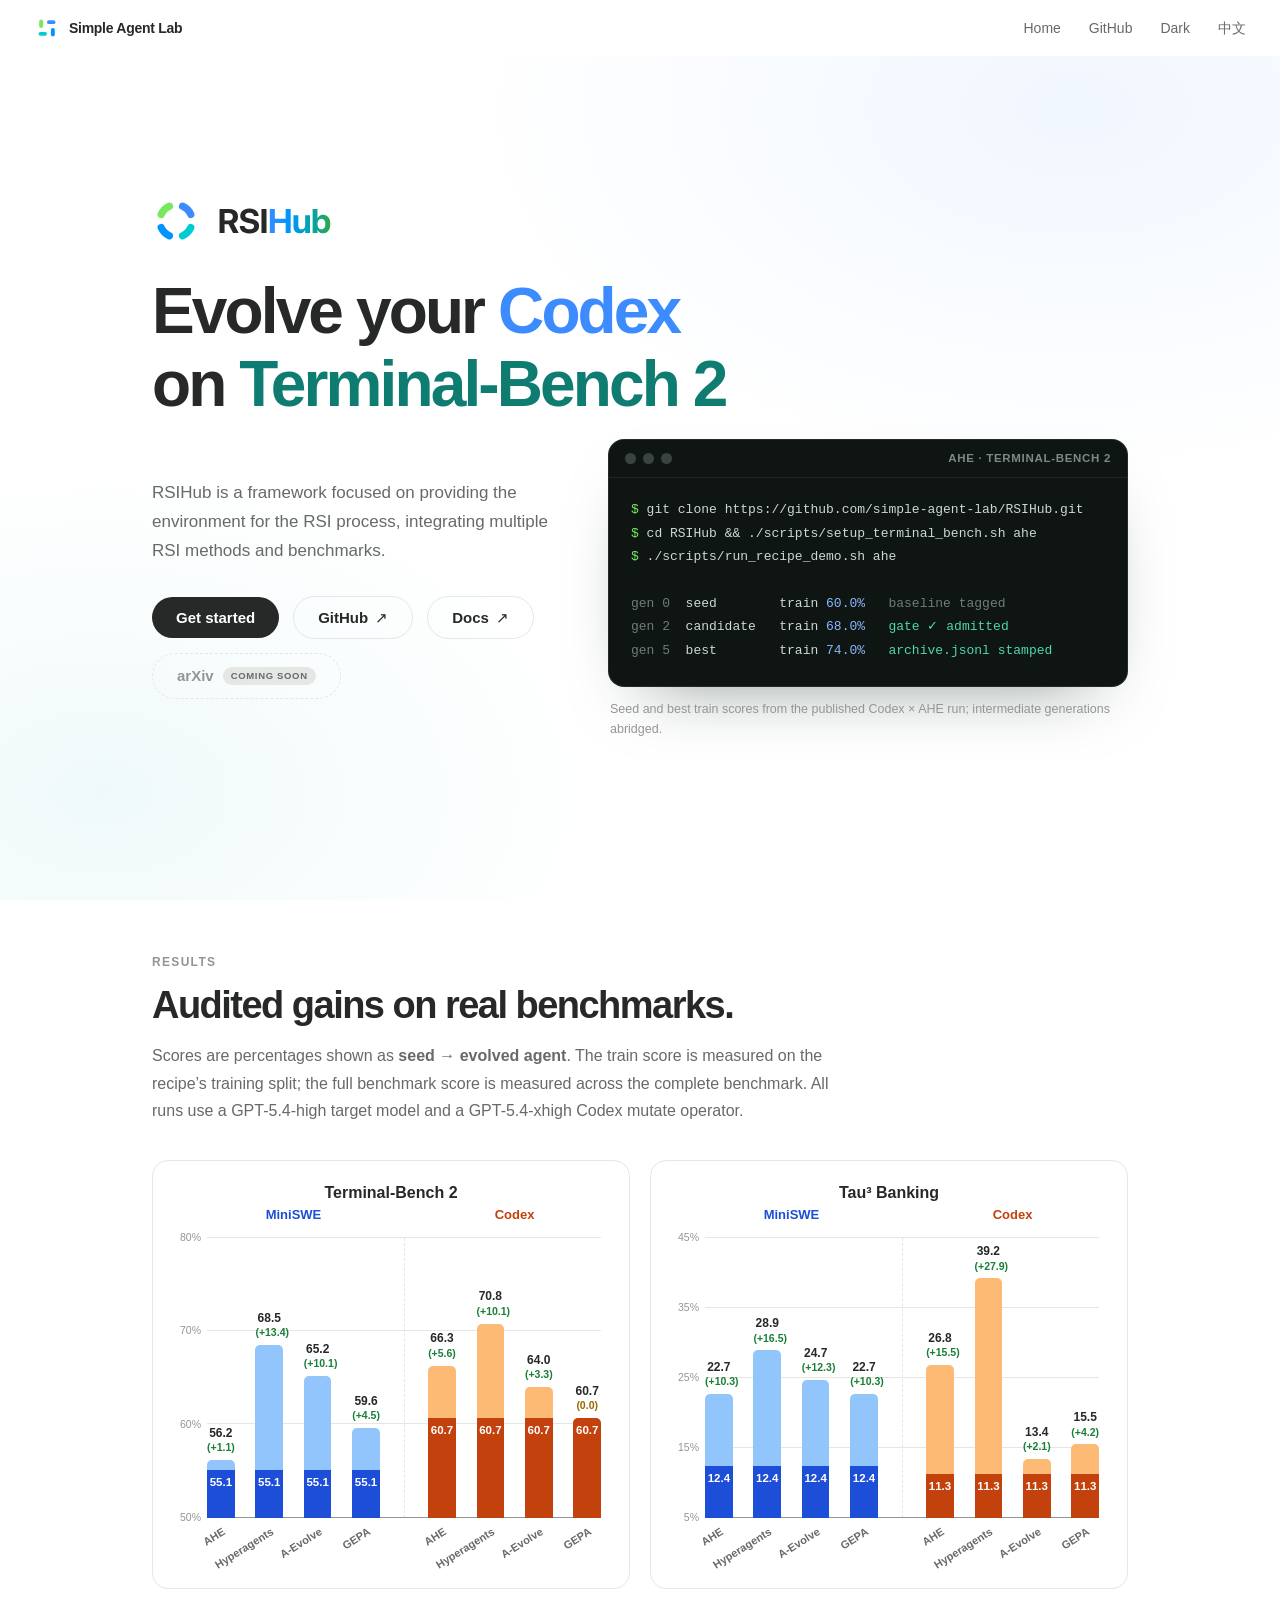
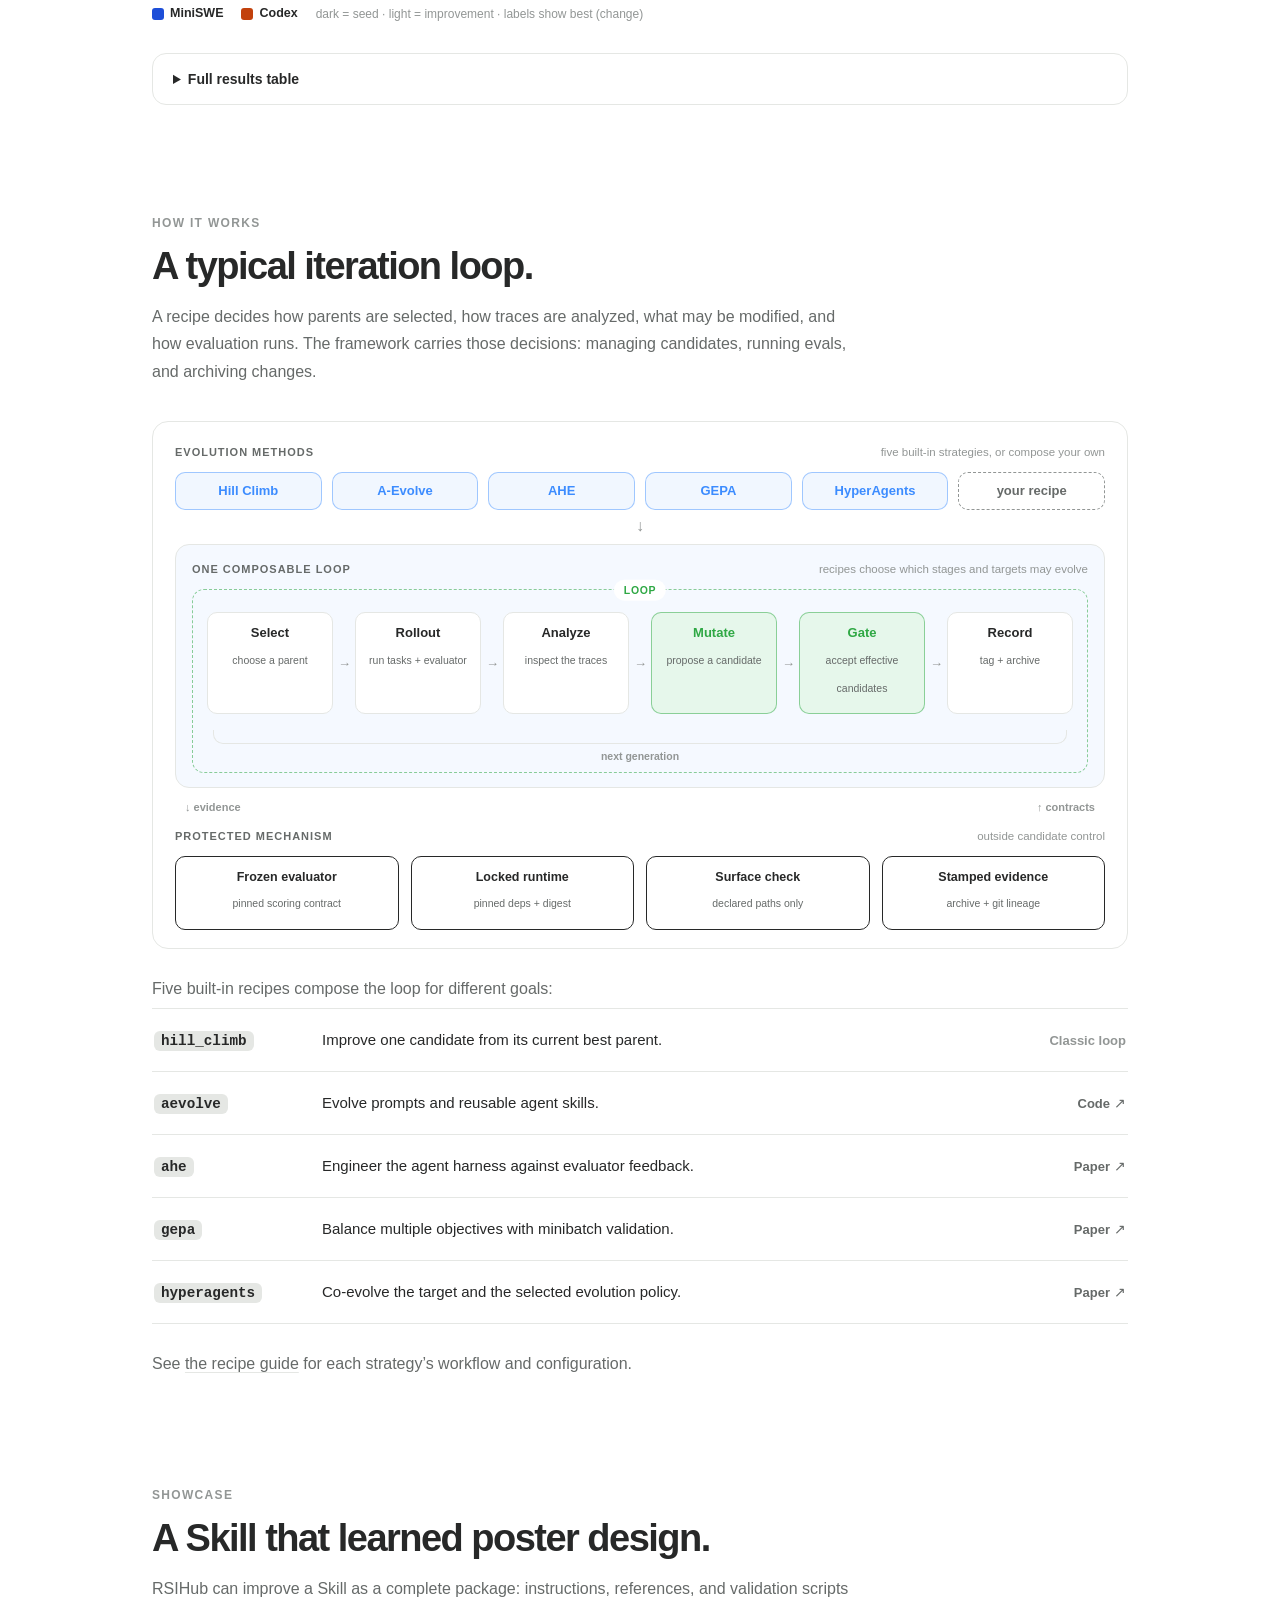
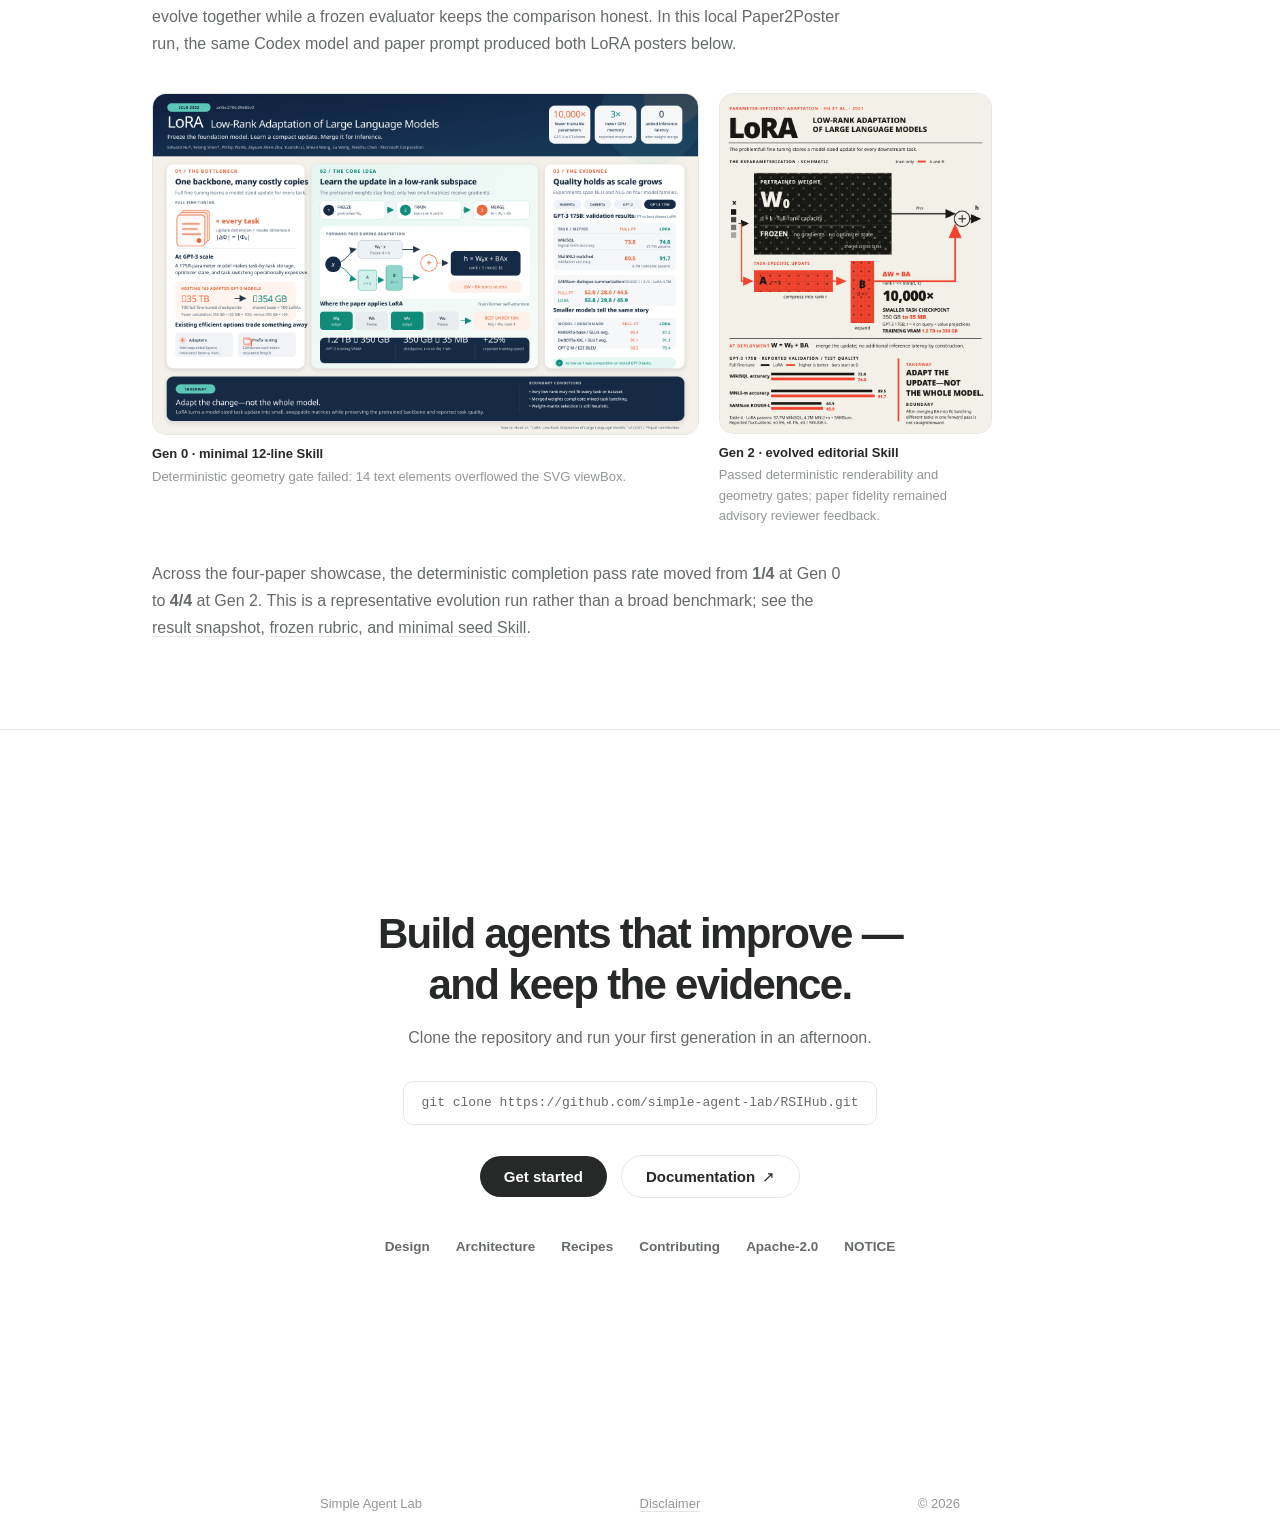
<file: evolvex/index.html>
<!doctype html>
<html lang="en">
  <head>
    <meta charset="utf-8" />
    <meta name="viewport" content="width=device-width, initial-scale=1" />
    <title>RSIHub has moved | Simple Agent Lab</title>
    <meta name="robots" content="noindex, follow" />
    <link rel="canonical" href="https://simpleagentlab.com/rsihub/" />
    <meta http-equiv="refresh" content="0; url=/rsihub/" />
    <script>window.location.replace("/rsihub/" + window.location.search + window.location.hash);</script>
  </head>
  <body>
    <p>RSIHub has moved to <a href="/rsihub/">its new project page</a>.</p>
  </body>
</html>
</file>
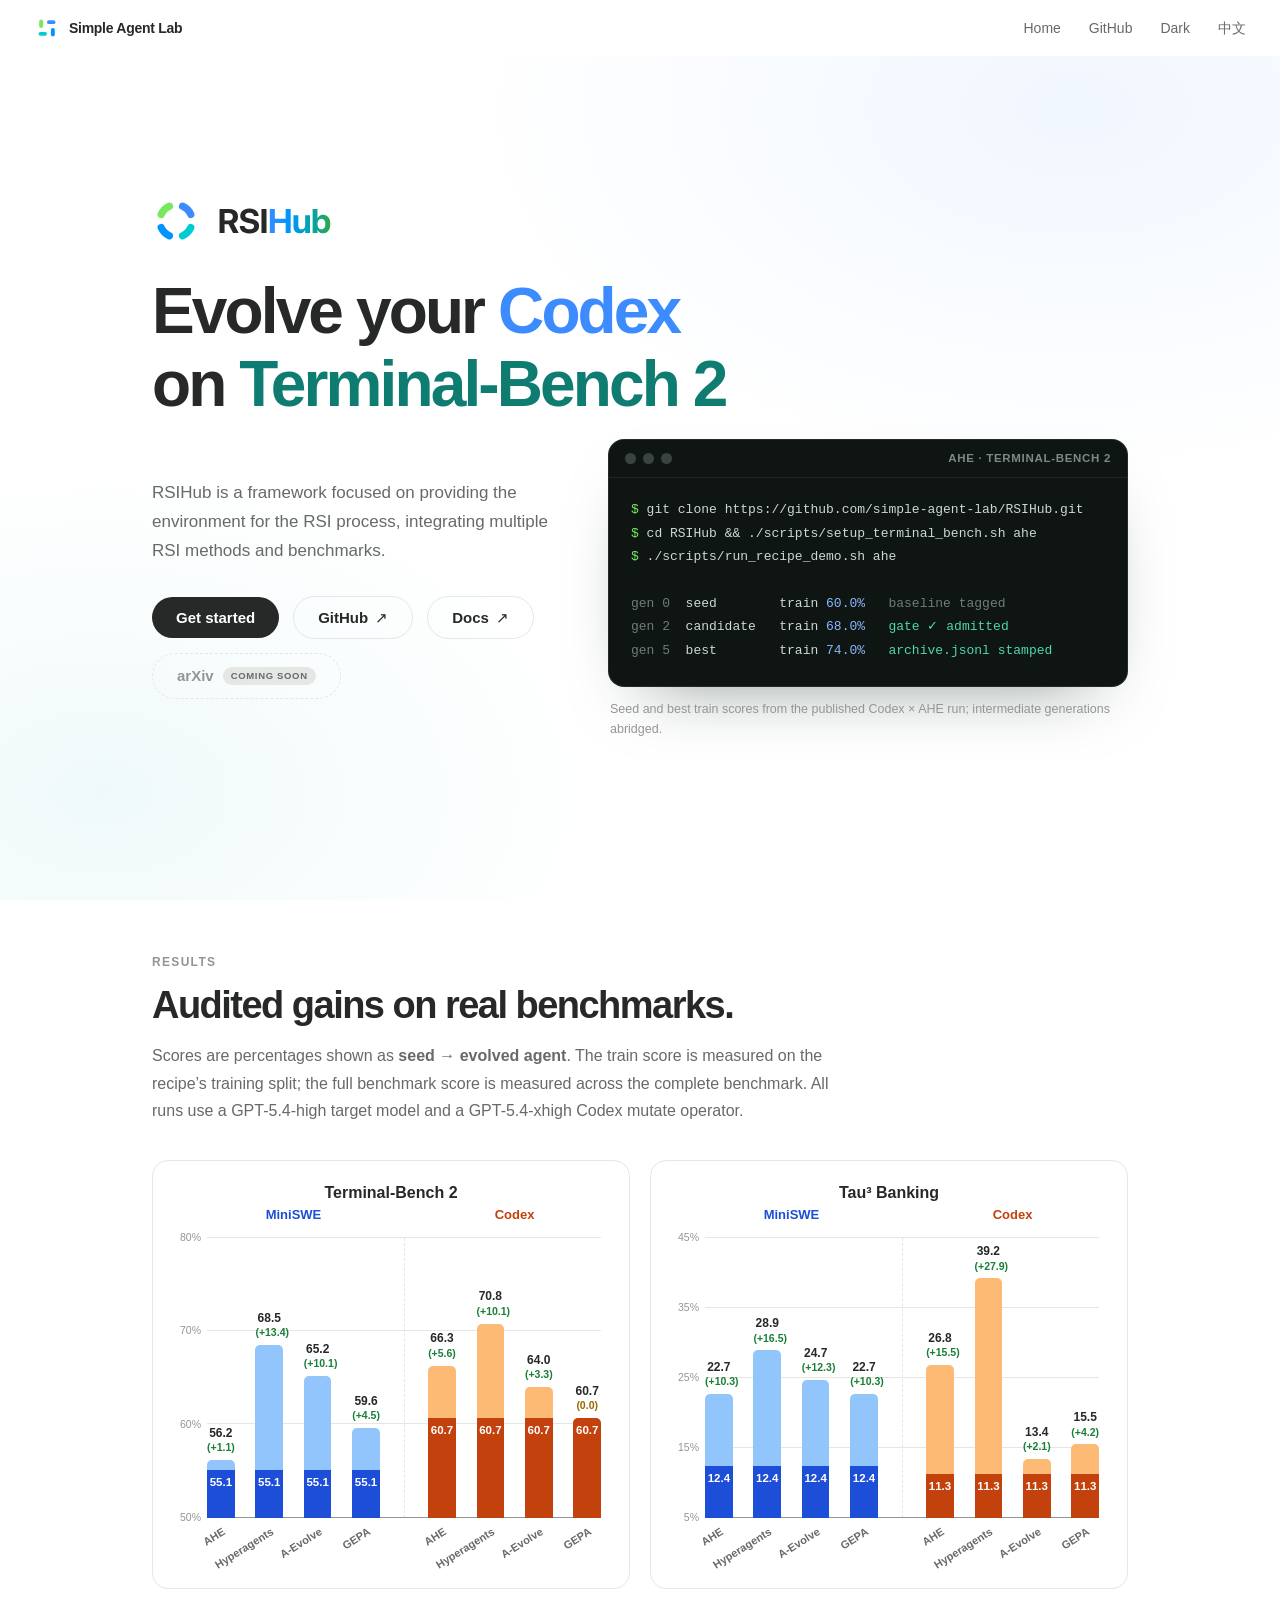
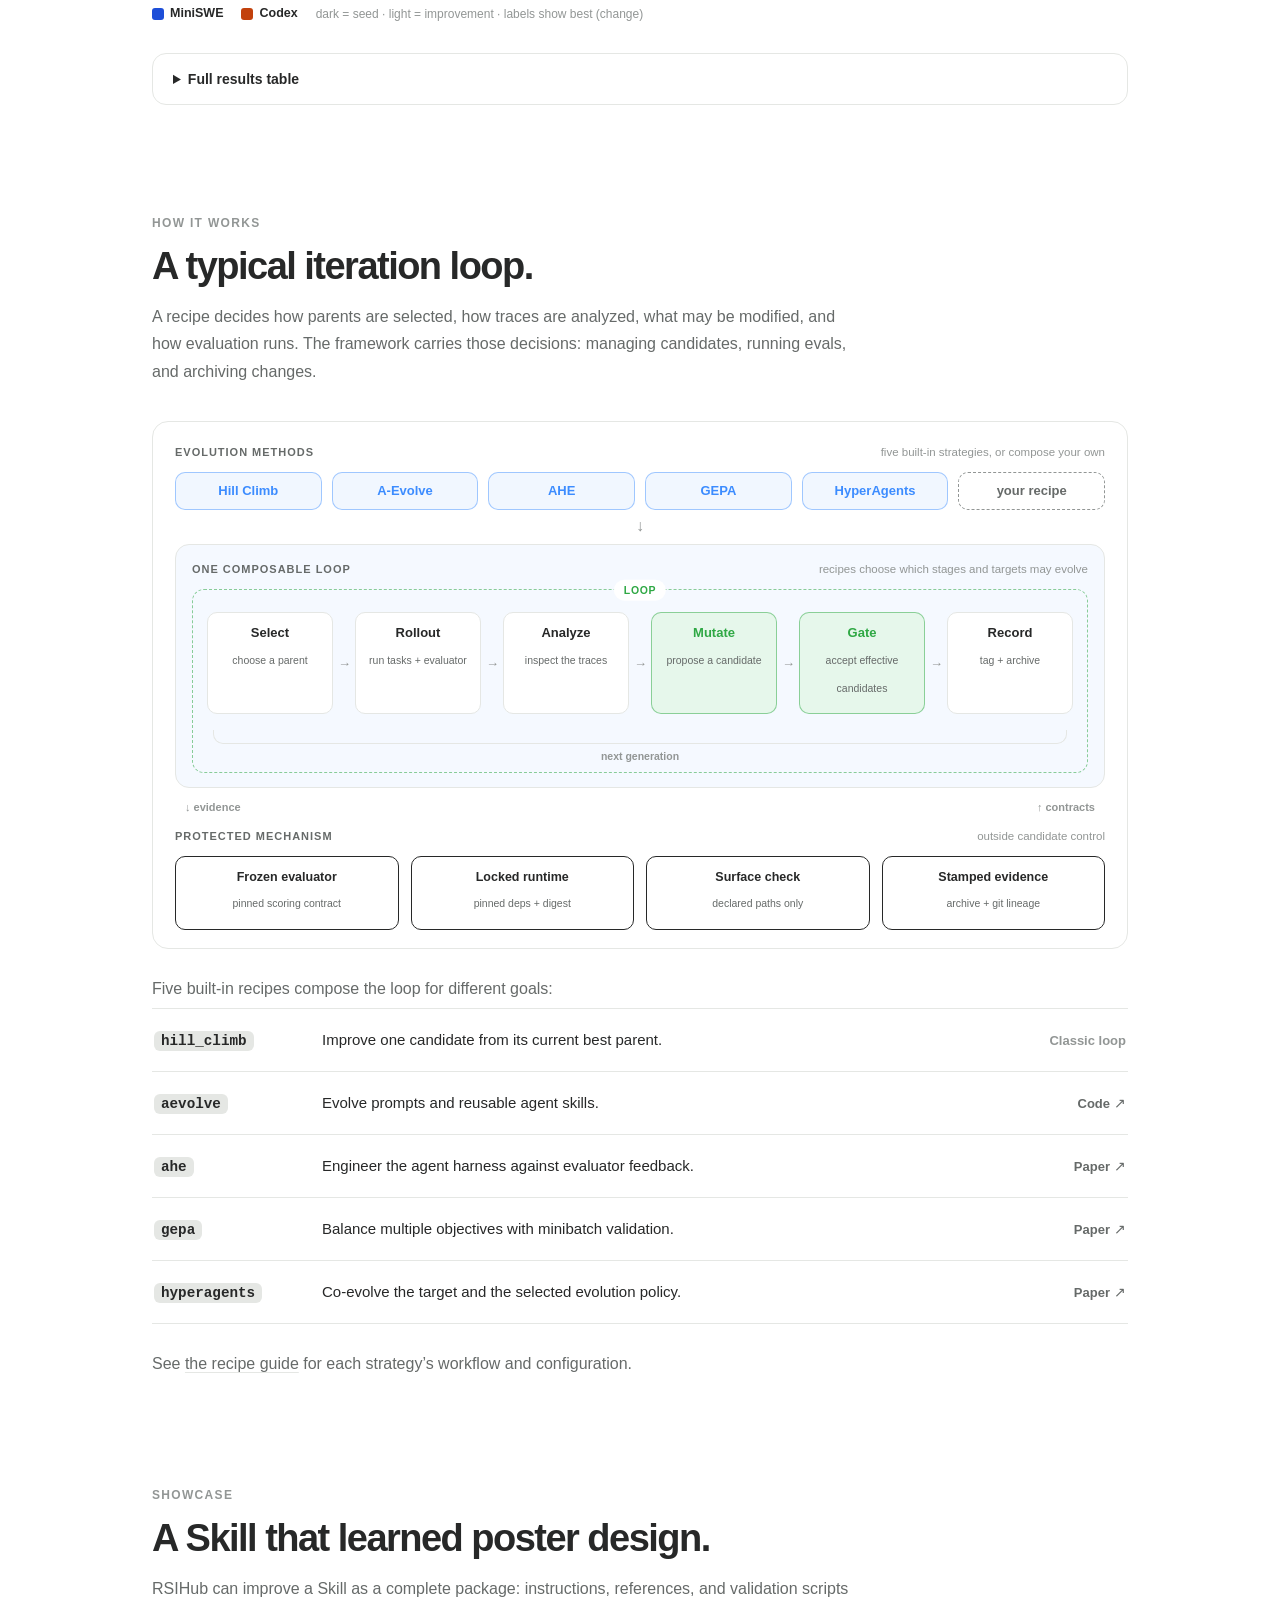
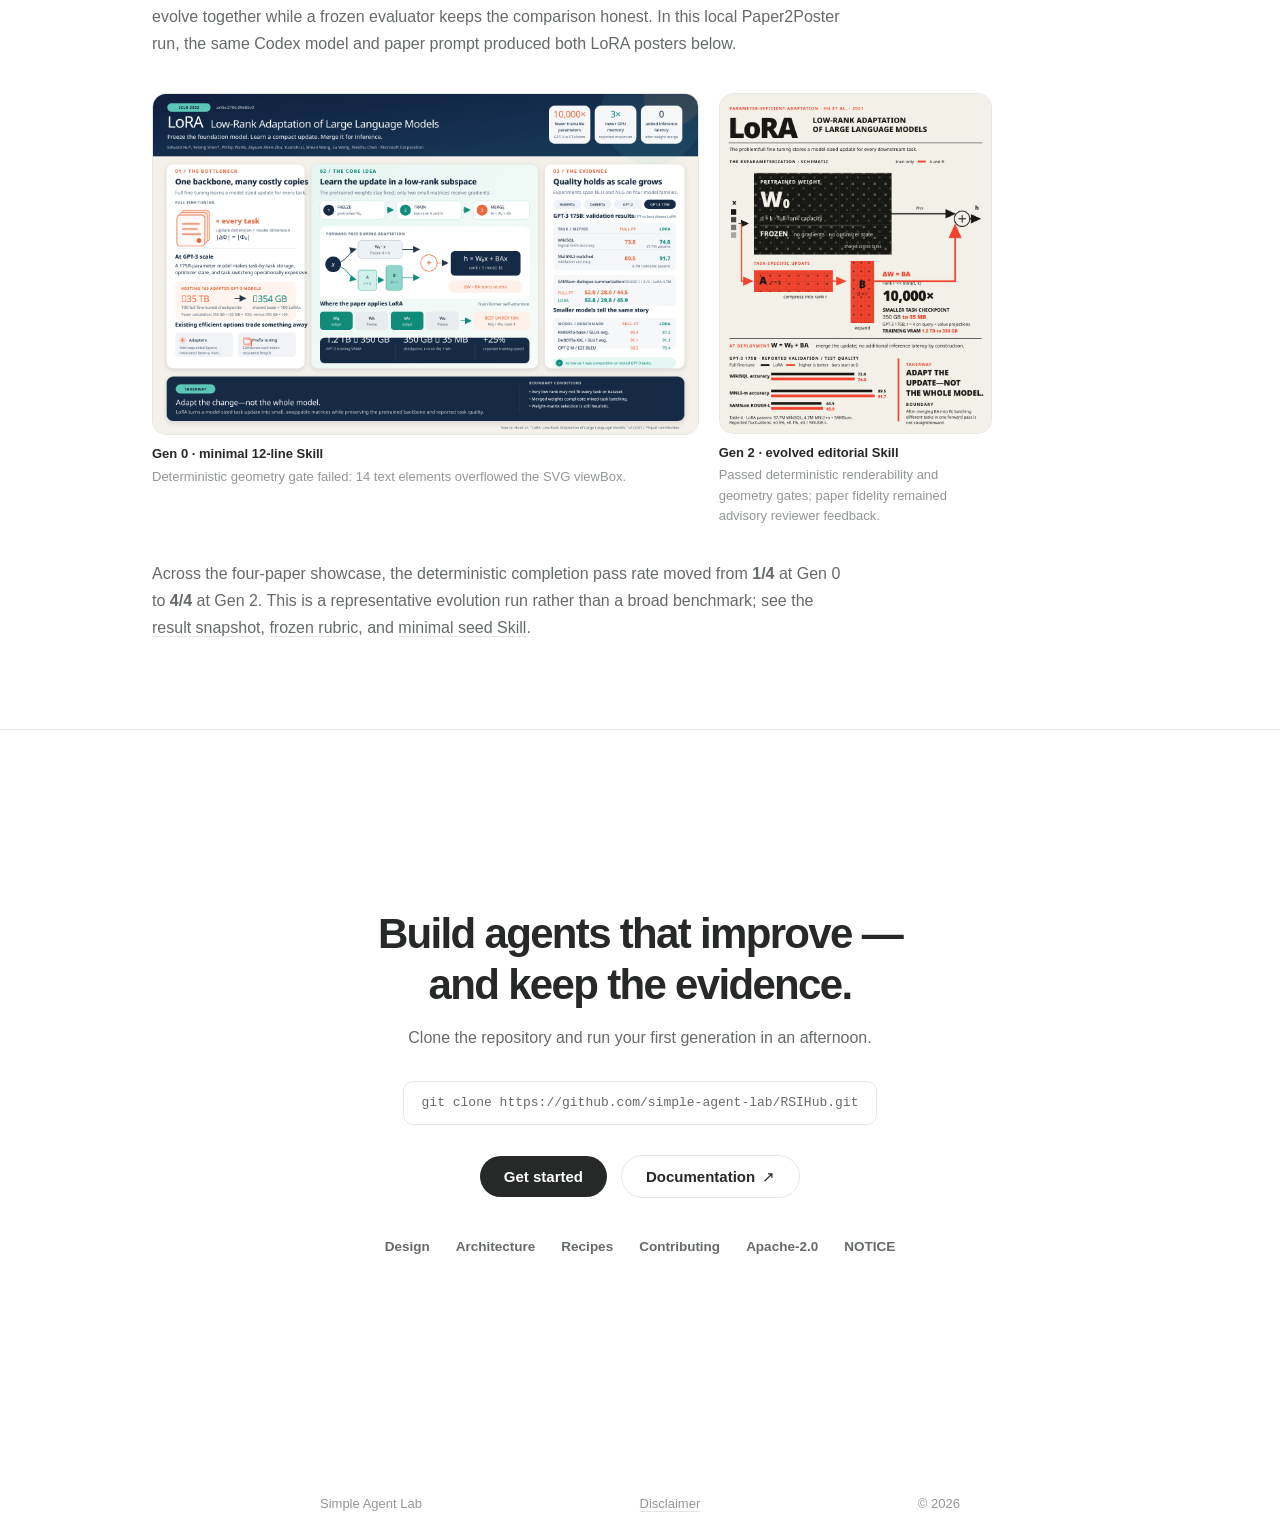
<file: rsihub/index.html>
<!doctype html>
<html lang="en" data-lang="en">
  <head>
    <meta charset="utf-8" />
    <meta name="viewport" content="width=device-width, initial-scale=1" />
    <meta name="theme-color" content="#ffffff" />

    <title>RSIHub | Self-Evolving Agent Framework by Simple Agent Lab</title>
    <meta
      name="description"
      content="RSIHub is an open-source framework for self-evolving agents by Simple Agent Lab: evaluator-driven learning, reproducible candidate lineage, and controllable modification. Build agents that improve and keep the evidence."
    />
    <meta
      name="keywords"
      content="RSIHub, RSIHub framework, RSIHub agent, RSIHub GitHub, self-evolving agents, agent evolution framework, self-improving agents, agent self-improvement, evaluator-driven evolution, Simple Agent Lab, AI4AI, 智能体进化框架, 自进化智能体"
    />
    <meta name="robots" content="index, follow, max-image-preview:large" />
    <link rel="canonical" href="https://simpleagentlab.com/rsihub/" />

    <meta property="og:title" content="RSIHub | Self-Evolving Agent Framework" />
    <meta
      property="og:description"
      content="Build agents that improve and keep the evidence. RSIHub is a simple, open-source framework for evaluator-driven agent evolution by Simple Agent Lab."
    />
    <meta property="og:type" content="website" />
    <meta property="og:url" content="https://simpleagentlab.com/rsihub/" />
    <meta property="og:site_name" content="Simple Agent Lab" />
    <meta property="og:image" content="https://simpleagentlab.com/assets/og.png" />
    <meta property="og:image:alt" content="RSIHub by Simple Agent Lab — Build agents that improve and keep the evidence" />
    <meta property="og:image:width" content="1200" />
    <meta property="og:image:height" content="630" />
    <meta name="twitter:card" content="summary_large_image" />
    <meta name="twitter:title" content="RSIHub | Self-Evolving Agent Framework" />
    <meta
      name="twitter:description"
      content="Build agents that improve and keep the evidence. A simple, open-source framework for agent evolution."
    />
    <meta name="twitter:image" content="https://simpleagentlab.com/assets/og.png" />
    <meta name="twitter:image:alt" content="RSIHub by Simple Agent Lab — Build agents that improve and keep the evidence" />

    <script type="application/ld+json">
      {
        "@context": "https://schema.org",
        "@graph": [
          {
            "@type": "SoftwareSourceCode",
            "@id": "https://simpleagentlab.com/rsihub/#software",
            "name": "RSIHub",
            "url": "https://simpleagentlab.com/rsihub/",
            "codeRepository": "https://github.com/simple-agent-lab/RSIHub",
            "description": "RSIHub is an open-source framework for self-evolving agents: evaluator-driven learning, reproducible candidate lineage, and controllable modification.",
            "programmingLanguage": "Python",
            "license": "https://www.apache.org/licenses/LICENSE-2.0",
            "keywords": [
              "RSIHub",
              "Self-evolving agents",
              "Agent evolution",
              "Self-improving agents",
              "Evaluator-driven evolution",
              "AI4AI"
            ],
            "author": {
              "@type": "Organization",
              "@id": "https://simpleagentlab.com/#organization",
              "name": "Simple Agent Lab",
              "url": "https://simpleagentlab.com/"
            },
            "sameAs": [
              "https://github.com/simple-agent-lab/RSIHub",
              "https://simpleagentlab.com/RSIHub/"
            ]
          },
          {
            "@type": "BreadcrumbList",
            "itemListElement": [
              {
                "@type": "ListItem",
                "position": 1,
                "name": "Simple Agent Lab",
                "item": "https://simpleagentlab.com/"
              },
              {
                "@type": "ListItem",
                "position": 2,
                "name": "RSIHub",
                "item": "https://simpleagentlab.com/rsihub/"
              }
            ]
          }
        ]
      }
    </script>

    <link rel="icon" href="../assets/favicon.svg?v=4" type="image/svg+xml" />
    <link rel="stylesheet" href="../assets/styles.css" />
    <style>
      /* ————— RSIHub landing (page-scoped) ————— */
      main.landing { width: 100%; padding: 0; overflow-x: clip; font-family: var(--sans); }
      .landing .wrap {
        max-width: 1024px;
        margin-left: auto;
        margin-right: auto;
        padding-left: 24px;
        padding-right: 24px;
      }
      .landing p { color: var(--soft); font: 450 16px/1.7 var(--sans); }
      .landing a { text-decoration-color: var(--rule); }
      .landing a:hover { text-decoration-color: currentColor; }
      .landing code {
        padding: 2px 7px;
        border-radius: 6px;
        background: var(--rule);
        font: 550 .84em ui-monospace, SFMono-Regular, Menlo, Consolas, monospace;
      }

      /* Hero — full-height first screen with a copy + demo split below the headline */
      .landing .hero {
        padding: 0;
        text-align: left;
        background:
          radial-gradient(56rem 34rem at 84% 12%, rgba(60, 140, 255, .07), transparent 68%),
          radial-gradient(46rem 30rem at 8% 88%, rgba(0, 163, 176, .06), transparent 68%);
      }
      :root[data-theme="dark"] .landing .hero {
        background:
          radial-gradient(56rem 34rem at 84% 12%, rgba(60, 140, 255, .11), transparent 68%),
          radial-gradient(46rem 30rem at 8% 88%, rgba(0, 203, 212, .08), transparent 68%);
      }
      .landing .hero .wrap {
        min-height: 100vh;
        min-height: 100svh;
        display: flex;
        flex-direction: column;
        justify-content: center;
        padding-top: 92px;
        padding-bottom: 56px;
      }
      /* Ring and wordmark are separate SVGs: the ring carries the infinite
         rotation, so the wordmark never joins an animated compositor layer
         and stays crisp on high-DPI screens. */
      .hero .lockup { display: flex; align-items: center; gap: clamp(12px, 3vw, 17px); margin: 0 0 30px; }
      .hero .lockup svg { display: block; height: min(48px, 12vw); width: auto; }
      .lockup-ring { aspect-ratio: 40 / 40; }
      .lockup-word { aspect-ratio: 98 / 40; }
      .hero-row {
        display: grid;
        grid-template-columns: minmax(0, 1fr) minmax(0, 520px);
        gap: clamp(28px, 4vw, 56px);
        align-items: center;
        margin-top: 10px;
      }
      .hero-copy { max-width: 560px; }
      @keyframes rise {
        from { opacity: 0; transform: translateY(16px); }
        to { opacity: 1; transform: none; }
      }
      /* fill-mode backwards: the end state equals the natural state, so the
         compositor layer is released after the animation and nothing stays
         rasterized blurry. */
      .hero .lockup,
      .landing .hero-title,
      .hero-copy,
      .hero-demo { animation: rise .6s cubic-bezier(.22, .72, .28, 1) backwards; }
      .landing .hero-title { animation-delay: .08s; }
      .hero-copy { animation-delay: .16s; }
      .hero-demo { animation-delay: .26s; }
      .terminal .t-row { display: inline-block; animation: rise .5s ease-out backwards; }
      .terminal .t-row.d1 { animation-delay: .85s; }
      .terminal .t-row.d2 { animation-delay: 1.1s; }
      .terminal .t-row.d3 { animation-delay: 1.35s; }
      .lockup .rsi { fill: var(--fg); }
      .lockup .ramp-third { stop-color: #00a3b0; }
      .lockup .ramp-fourth { stop-color: #2fa844; }
      :root[data-theme="dark"] .lockup .ramp-third { stop-color: #00cbd4; }
      :root[data-theme="dark"] .lockup .ramp-fourth { stop-color: #78e85c; }
      .lockup .ring {
        animation: recursive-loop 6.5s cubic-bezier(.65, -.1, .3, 1.12) .4s infinite;
        transform-box: fill-box;
        transform-origin: 50% 50%;
      }
      .landing .hero-title {
        margin: 0 0 8px;
        font: 650 clamp(34px, 5.6vw, 64px)/1.14 var(--sans);
        letter-spacing: -.045em;
        color: var(--fg);
      }
      /* Each rotor reserves the width of its longest item via stacked hidden
         sizers, so the surrounding text never moves when the word changes. */
      .rotor {
        display: inline-grid;
        color: var(--blue);
        text-align: left;
        white-space: nowrap;
      }
      .rotor > span { grid-area: 1 / 1; }
      .rotor .sizer { visibility: hidden; }
      .rotor .rotor-word { transition: opacity .22s ease, transform .22s ease; }
      .rotor .rotor-word.is-out { opacity: 0; transform: translateY(.3em); }
      .rotor-bench { color: var(--teal, #0e7c70); }
      :root[data-theme="dark"] .rotor-bench { color: #00cbd4; }
      .landing .hero-sub {
        max-width: 520px;
        margin: 0 0 30px;
        font: 450 17px/1.7 var(--sans);
      }
      .hero-cta { display: flex; justify-content: center; align-items: center; gap: 14px; flex-wrap: wrap; margin-bottom: 62px; }
      .landing .hero .hero-cta { justify-content: flex-start; margin-bottom: 0; }
      .btn {
        display: inline-flex;
        align-items: center;
        gap: 7px;
        padding: 13px 24px;
        border-radius: 999px;
        font: 650 15px/1 var(--sans);
        text-decoration: none;
        transition: transform .15s ease, border-color .15s ease, opacity .15s ease;
      }
      .btn:hover { transform: translateY(-1px); }
      .btn-primary { background: var(--fg); color: var(--bg); }
      .btn-primary:hover { opacity: .88; }
      .btn-ghost { border: 1px solid var(--rule); color: var(--fg); }
      .btn-ghost:hover { border-color: var(--soft); }
      .btn b { font: 400 15px/1 var(--sans); }
      .btn-soon { gap: 9px; border-style: dashed; color: var(--faint); cursor: default; }
      .btn-soon:hover { transform: none; border-color: var(--rule); }
      .btn-soon .soon {
        padding: 4px 8px;
        border-radius: 999px;
        background: var(--rule);
        color: var(--soft);
        font: 750 9.5px/1 var(--sans);
        font-style: normal;
        letter-spacing: .07em;
        text-transform: uppercase;
      }

      /* Terminal card */
      .terminal {
        margin: 0;
        border: 1px solid rgba(255, 255, 255, .09);
        border-radius: 16px;
        background: #0f1513;
        box-shadow: 0 30px 70px -38px rgba(16, 44, 33, .55);
        overflow: hidden;
        text-align: left;
      }
      :root[data-theme="dark"] .terminal { border-color: var(--rule); background: #0c100e; box-shadow: none; }
      .terminal-bar {
        display: flex;
        align-items: center;
        gap: 7px;
        padding: 13px 16px;
        border-bottom: 1px solid rgba(255, 255, 255, .07);
      }
      .terminal-bar i { width: 11px; height: 11px; border-radius: 50%; background: #39443e; }
      .terminal-bar span {
        margin-left: auto;
        color: #7d8a83;
        font: 550 11.5px/1 var(--sans);
        letter-spacing: .06em;
        text-transform: uppercase;
      }
      .terminal pre {
        margin: 0;
        padding: 20px 22px 24px;
        overflow-x: auto;
        color: #cdd8d1;
        font: 500 13px/1.8 ui-monospace, SFMono-Regular, Menlo, Consolas, monospace;
      }
      .terminal .t-p { color: #78e85c; }
      .terminal .t-dim { color: #6f7d75; }
      .terminal .t-val { color: #8ab8ff; }
      .terminal .t-ok { color: #4fd6b0; }
      .landing .terminal code { padding: 0; border-radius: 0; background: none; color: inherit; font: inherit; }
      .landing .terminal-note {
        margin: 12px 2px 0;
        color: var(--faint);
        font: 450 12.5px/1.6 var(--sans);
      }

      /* Paged scrolling: each section snaps to a screen and reveals on entry */
      html { scroll-snap-type: y proximity; }
      .landing .hero, .landing .block, .landing .cta { scroll-snap-align: start; }
      .reveal { transition: opacity .55s ease, transform .55s cubic-bezier(.22, .72, .28, 1); }
      .js .reveal { opacity: 0; transform: translateY(22px); }
      .js .in > .reveal { opacity: 1; transform: none; }

      /* Benchmark chart (animated, old blue/orange palette) */
      .bench-grid { display: grid; grid-template-columns: 1fr 1fr; gap: 20px; }
      .bench-panel { border: 1px solid var(--rule); border-radius: 16px; padding: 22px 20px 16px; }
      .bench-panel h3 { margin: 0 0 34px; text-align: center; font: 750 16px/1.3 var(--sans); color: var(--fg); }
      .bench-plot { position: relative; display: flex; gap: 5%; height: 280px; margin: 0 8px 54px 34px; }
      .bench-line { position: absolute; left: 0; right: 0; border-top: 1px solid var(--rule); pointer-events: none; }
      .bench-line.base { border-top-color: var(--faint); }
      .bench-line b { position: absolute; right: 100%; top: -.55em; margin-right: 6px; color: var(--faint); font: 450 10.5px/1 var(--sans); }
      .bench-group { position: relative; flex: 1; display: flex; align-items: stretch; gap: 12%; }
      .bench-agent { position: absolute; top: -30px; left: 50%; transform: translateX(-50%); font: 800 13px/1 var(--sans); }
      .bench-agent.miniswe { color: #1d4ed8; }
      .bench-agent.codex { color: #c2410c; }
      :root[data-theme="dark"] .bench-agent.miniswe { color: #93c5fd; }
      :root[data-theme="dark"] .bench-agent.codex { color: #fdba74; }
      .bench-div { border-left: 1px dashed var(--rule); margin: 0 1%; }
      .bar { position: relative; flex: 1; min-width: 0; display: flex; flex-direction: column; justify-content: flex-end; }
      .bar .fill { display: block; width: 100%; }
      .bar .fill-seed { position: relative; height: var(--sh); overflow: hidden; transition: height .7s cubic-bezier(.22, .72, .28, 1) var(--ds); }
      .bar .fill-gain { height: var(--gh); border-radius: 5px 5px 0 0; transition: height .7s cubic-bezier(.22, .72, .28, 1) var(--dg); }
      .bar.no-gain .fill-seed { border-radius: 5px 5px 0 0; }
      .bar.miniswe .fill-seed { background: #1d4ed8; }
      .bar.miniswe .fill-gain { background: #93c5fd; }
      .bar.codex .fill-seed { background: #c2410c; }
      .bar.codex .fill-gain { background: #fdba74; }
      .bar .fill-seed em { position: absolute; top: 7px; left: 0; right: 0; text-align: center; color: #fff; font: 800 11.5px/1 var(--sans); font-style: normal; }
      .bar-top { margin-bottom: 5px; text-align: center; font: 800 12px/1.3 var(--sans); color: var(--fg); transition: opacity .45s ease var(--dl), transform .45s ease var(--dl); }
      .bar-top i { display: block; font-style: normal; font-size: 10.5px; }
      .bar-top i.up { color: #1a7f37; }
      .bar-top i.flat { color: #9a6700; }
      :root[data-theme="dark"] .bar-top i.up { color: #3fb950; }
      :root[data-theme="dark"] .bar-top i.flat { color: #d29922; }
      .bar-method { position: absolute; top: 100%; right: 50%; margin-top: 8px; transform: rotate(-32deg); transform-origin: 100% 0; color: var(--soft); font: 750 11px/1 var(--sans); white-space: nowrap; }
      .bench-foot { display: flex; align-items: center; gap: 18px; flex-wrap: wrap; margin-top: 16px; }
      .bench-key { display: inline-flex; align-items: center; gap: 6px; color: var(--fg); font: 650 12.5px/1 var(--sans); }
      .bench-key .chip { width: 12px; height: 12px; border-radius: 3px; }
      .bench-key .chip.miniswe { background: #1d4ed8; }
      .bench-key .chip.codex { background: #c2410c; }
      .bench-note { color: var(--faint); font: 450 12px/1.5 var(--sans); }
      /* Bars stay collapsed until their section scrolls into view. */
      .js .landing .block:not(.in) .bar .fill { height: 0; }
      .js .landing .block:not(.in) .bar-top { opacity: 0; transform: translateY(6px); }
      @media (max-width: 860px) { .bench-grid { grid-template-columns: 1fr; } }

      /* Sections */
      .landing .block {
        min-height: calc(100vh - 72px);
        min-height: calc(100svh - 72px);
        display: flex;
        flex-direction: column;
        justify-content: center;
        padding-top: 56px;
        padding-bottom: 56px;
      }
      .landing .kicker {
        margin-bottom: 14px;
        color: var(--faint);
        font: 650 12px/1 var(--sans);
        letter-spacing: .11em;
        text-transform: uppercase;
      }
      .block h2 {
        margin: 0 0 14px;
        font: 650 clamp(26px, 3.6vw, 38px)/1.22 var(--sans);
        letter-spacing: -.04em;
        color: var(--fg);
      }
      .block .lead { max-width: 700px; margin: 0 0 36px; }
      .block .after { max-width: 700px; margin: 26px 0 0; }

      /* Architecture diagram (animated, blue/orange palette) */
      .arch { border: 1px solid var(--rule); border-radius: 16px; padding: 22px 22px 18px; }
      .arch-head { display: flex; justify-content: space-between; align-items: baseline; gap: 14px; flex-wrap: wrap; margin-bottom: 12px; }
      .arch-cap { color: var(--soft); font: 750 11px/1.4 var(--sans); letter-spacing: .09em; text-transform: uppercase; }
      .arch-note { color: var(--faint); font: 450 11.5px/1.4 var(--sans); }
      .arch-pills { display: flex; flex-wrap: wrap; gap: 10px; }
      .arch-m {
        flex: 1;
        min-width: 110px;
        padding: 10px 12px;
        border: 1px solid rgba(60, 140, 255, .45);
        border-radius: 10px;
        background: rgba(60, 140, 255, .07);
        color: var(--blue);
        font: 700 13px/1.2 var(--sans);
        text-align: center;
        transition: opacity .45s ease var(--d), transform .45s ease var(--d);
      }
      .arch-m.custom { border-style: dashed; border-color: var(--faint); background: none; color: var(--soft); }
      .arch-down {
        display: block;
        margin: 8px auto 10px;
        color: var(--faint);
        font: 400 16px/1 var(--sans);
        text-align: center;
        transition: opacity .4s ease .45s, transform .4s ease .45s;
      }
      .arch-down::before { content: "↓"; }
      .arch-loop { border: 1px solid var(--rule); border-radius: 14px; padding: 16px 16px 14px; background: rgba(60, 140, 255, .05); }
      :root[data-theme="dark"] .arch-loop { background: rgba(60, 140, 255, .08); }
      .arch-surface { position: relative; border: 1.5px dashed rgba(47, 168, 68, .55); border-radius: 12px; padding: 22px 14px 14px; margin-top: 10px; transition: opacity .5s ease 1.3s; }
      :root[data-theme="dark"] .arch-surface { border-color: rgba(120, 232, 92, .45); }
      .arch-surface-label {
        position: absolute;
        top: 0;
        left: 50%;
        transform: translate(-50%, -50%);
        max-width: 94%;
        padding: 3px 10px;
        border-radius: 999px;
        background: var(--bg);
        color: #2fa844;
        font: 750 10.5px/1.4 var(--sans);
        letter-spacing: .06em;
        text-transform: uppercase;
        white-space: nowrap;
        overflow: hidden;
        text-overflow: ellipsis;
      }
      :root[data-theme="dark"] .arch-surface-label { color: #78e85c; }
      .arch-stages { display: grid; grid-template-columns: repeat(6, 1fr); gap: 22px; }
      .stage {
        position: relative;
        padding: 12px 10px 13px;
        border: 1px solid var(--rule);
        border-radius: 10px;
        background: var(--bg);
        text-align: center;
        transition: opacity .45s ease var(--d), transform .45s ease var(--d);
        animation: stage-pulse 7.2s ease-in-out calc(2.2s + var(--p) * 1.2s) infinite;
      }
      .stage b { display: block; margin-bottom: 3px; font: 750 13px/1.3 var(--sans); color: var(--fg); }
      .stage small { color: var(--soft); font: 450 10.5px/1.35 var(--sans); }
      .stage::after {
        content: "→";
        position: absolute;
        top: 50%;
        right: -19px;
        transform: translateY(-50%);
        color: var(--faint);
        font: 400 13px/1 var(--sans);
      }
      .arch-stages .stage:last-child::after { content: none; }
      .stage.hot { border-color: rgba(47, 168, 68, .5); background: rgba(120, 232, 92, .12); }
      .stage.hot b { color: #2fa844; }
      :root[data-theme="dark"] .stage.hot b { color: #78e85c; }
      @keyframes stage-pulse {
        0%, 11% {
          box-shadow:
            0 0 0 2px rgba(0, 203, 212, .4),
            0 8px 18px -10px rgba(0, 203, 212, .55);
        }
        17%, 100% {
          box-shadow:
            0 0 0 0 rgba(0, 203, 212, 0),
            0 0 0 0 rgba(0, 203, 212, 0);
        }
      }
      .arch-return {
        position: relative;
        height: 14px;
        margin: 16px 6px 14px;
        border: 1px solid var(--rule);
        border-top: none;
        border-radius: 0 0 10px 10px;
        transition: opacity .5s ease 1.45s;
      }
      .arch-return span {
        position: absolute;
        top: 100%;
        left: 50%;
        transform: translateX(-50%);
        margin-top: 3px;
        color: var(--faint);
        font: 550 10.5px/1.4 var(--sans);
        white-space: nowrap;
      }
      .arch-io { display: flex; justify-content: space-between; margin: 12px 10px; color: var(--faint); font: 550 11px/1.4 var(--sans); transition: opacity .5s ease 1.4s; }
      .arch-locks { display: grid; grid-template-columns: repeat(4, 1fr); gap: 12px; }
      .lock {
        padding: 12px 12px 13px;
        border: 1.5px solid var(--fg);
        border-radius: 10px;
        text-align: center;
        transition: opacity .45s ease var(--d), transform .45s ease var(--d);
      }
      .lock b { display: block; margin-bottom: 3px; color: var(--fg); font: 750 12.5px/1.3 var(--sans); }
      .lock small { color: var(--soft); font: 450 10.5px/1.35 var(--sans); }
      /* Diagram stays collapsed until its section scrolls into view. */
      .js .landing .block:not(.in) .arch-m,
      .js .landing .block:not(.in) .stage,
      .js .landing .block:not(.in) .lock { opacity: 0; transform: translateY(10px); }
      .js .landing .block:not(.in) .arch-down { opacity: 0; transform: translateY(-5px); }
      .js .landing .block:not(.in) .arch-surface,
      .js .landing .block:not(.in) .arch-return,
      .js .landing .block:not(.in) .arch-io { opacity: 0; }
      @media (max-width: 860px) {
        .arch-stages { grid-template-columns: repeat(2, 1fr); gap: 14px; }
        .stage::after { content: none; }
        .arch-locks { grid-template-columns: repeat(2, 1fr); }
        .arch-surface { padding-top: 14px; }
        .arch-surface-label {
          position: static;
          display: block;
          width: fit-content;
          margin: 0 auto 12px;
          transform: none;
          white-space: normal;
          text-align: center;
        }
      }

      /* Recipe rows */
      .recipes { margin-top: 6px; border-top: 1px solid var(--rule); }
      .recipe-row {
        display: grid;
        grid-template-columns: 150px 1fr auto;
        gap: 18px;
        align-items: baseline;
        padding: 19px 2px;
        border-bottom: 1px solid var(--rule);
      }
      .recipe-row p { margin: 0; font: 450 15px/1.6 var(--sans); color: var(--fg); }
      .recipe-row > code { justify-self: start; }
      .recipe-ref {
        justify-self: end;
        display: inline-flex;
        align-items: center;
        gap: 4px;
        color: var(--soft);
        font: 600 13px/1 var(--sans);
        text-decoration: none;
      }
      .recipe-ref:hover { color: var(--fg); text-decoration: underline; }
      .recipe-ref b { font: 400 14px/1 var(--sans); }
      .recipe-ref.plain { color: var(--faint); cursor: default; }
      .recipe-ref.plain:hover { color: var(--faint); text-decoration: none; }
      @media (max-width: 680px) {
        .recipe-row { grid-template-columns: 1fr; gap: 7px; }
        .recipe-ref { justify-self: start; }
      }

      /* Showcase — the 2fr:1fr split renders the 1.6:1 and 0.8:1 posters at
         identical heights without cropping. */
      .showcase { display: grid; grid-template-columns: 2fr 1fr; gap: 20px; align-items: start; max-width: 840px; margin: 0 0 8px; }
      .showcase figure { margin: 0; min-width: 0; }
      .showcase img { display: block; width: 100%; height: auto; border: 1px solid var(--rule); border-radius: 14px; }
      @media (max-width: 700px) { .showcase { grid-template-columns: 1fr; } }
      .showcase figcaption { margin-top: 10px; color: var(--faint); font: 450 13px/1.55 var(--sans); }
      .showcase figcaption strong { display: block; margin-bottom: 3px; color: var(--fg); font: 650 13px/1.4 var(--sans); }

      /* Results table */
      details.results { margin-top: 30px; border: 1px solid var(--rule); border-radius: 14px; overflow: hidden; }
      details.results summary { padding: 16px 20px; cursor: pointer; font: 650 14px/1.3 var(--sans); color: var(--fg); }
      details.results .table-scroll { padding: 4px 20px 18px; overflow-x: auto; }
      .landing table { width: 100%; border-collapse: collapse; font: 450 13.5px/1.55 var(--sans); }
      .landing th {
        padding: 8px 14px 8px 0;
        border-bottom: 1px solid var(--fg);
        color: var(--fg);
        font: 650 12.5px/1.4 var(--sans);
        text-align: left;
        vertical-align: bottom;
      }
      .landing td {
        padding: 9px 14px 9px 0;
        border-bottom: 1px solid var(--rule);
        color: var(--soft);
        vertical-align: top;
      }
      .landing td strong { color: var(--fg); }
      .landing td.nowrap, .landing th.nowrap { white-space: nowrap; }
      .landing td small { color: var(--faint); }

      /* CTA band */
      .landing .cta {
        min-height: calc(100vh - 260px);
        min-height: calc(100svh - 260px);
        display: flex;
        flex-direction: column;
        justify-content: center;
        align-items: center;
        margin-top: 32px;
        padding: 78px 24px 12px;
        border-top: 1px solid var(--rule);
        text-align: center;
      }
      .landing .cta .clone { background: none; }
      .cta h2 {
        margin: 0 0 14px;
        font: 650 clamp(26px, 4vw, 42px)/1.2 var(--sans);
        letter-spacing: -.04em;
        color: var(--fg);
      }
      .cta .lead { max-width: 560px; margin: 0 auto 30px; }
      .cta .clone {
        display: inline-block;
        max-width: 100%;
        margin: 0 0 30px;
        padding: 11px 18px;
        border: 1px solid var(--rule);
        border-radius: 10px;
        overflow-x: auto;
        white-space: nowrap;
        color: var(--soft);
        font: 500 13px/1.5 ui-monospace, SFMono-Regular, Menlo, Consolas, monospace;
      }
      .cta .hero-cta { margin-bottom: 40px; }
      .doc-links { display: flex; flex-wrap: wrap; justify-content: center; gap: 12px 26px; }
      .doc-links a { color: var(--soft); font: 550 13.5px/1.4 var(--sans); text-decoration: none; }
      .doc-links a:hover { color: var(--fg); text-decoration: underline; }

      @media (max-width: 960px) {
        .hero-row { grid-template-columns: minmax(0, 1fr); align-items: start; }
        .landing .hero .wrap { min-height: 0; padding-top: 108px; padding-bottom: 64px; }
        .hero-demo { max-width: 560px; }
      }
      @media (max-width: 640px) {
        .landing .hero .wrap { padding-top: 96px; }
        /* The rotors reserve their longest item's width, so the headline must
           shrink enough for that reservation to fit narrow viewports. */
        .landing .hero-title { font-size: clamp(19px, 6.2vw, 34px); }
        .landing .block { padding-top: 40px; padding-bottom: 40px; }
        .landing .cta { padding-top: 60px; }
        .hero-cta .btn { padding: 12px 19px; font-size: 14px; }
      }
      @media (prefers-reduced-motion: reduce) {
        .rotor .rotor-word { transition: none; }
        .lockup .ring { animation: none; }
        .btn { transition: none; }
        .hero .lockup,
        .landing .hero-title,
        .hero-copy,
        .hero-demo,
        .terminal .t-row { animation: none; }
        html { scroll-snap-type: none; }
        .reveal, .bar .fill, .bar-top { transition: none; }
        .arch-m, .stage, .lock, .arch-down, .arch-surface, .arch-return, .arch-io { transition: none; }
        .stage { animation: none; }
      }
    </style>
    <script>
      try {
        var root = document.documentElement;
        root.classList.add("js");
        var savedLanguage = localStorage.getItem("simple-agent-lab-language-choice");
        var browserLanguages = navigator.languages && navigator.languages.length
          ? navigator.languages
          : [navigator.language || "en"];
        var browserLanguage = browserLanguages.some(function (language) {
          return language.toLowerCase().startsWith("zh");
        }) ? "zh" : "en";
        var language = savedLanguage === "en" || savedLanguage === "zh"
          ? savedLanguage
          : browserLanguage;
        root.dataset.lang = language;
        root.lang = language === "zh" ? "zh-CN" : "en";

        var savedTheme = localStorage.getItem("simple-agent-lab-theme");
        var theme = savedTheme === "light" || savedTheme === "dark"
          ? savedTheme
          : window.matchMedia("(prefers-color-scheme: dark)").matches
            ? "dark"
            : "light";
        root.dataset.theme = theme;
        root.style.colorScheme = theme;
        document.querySelector('meta[name="theme-color"]').setAttribute(
          "content",
          theme === "dark" ? "#111513" : "#ffffff"
        );
      } catch (error) {}
    </script>
    <script src="../assets/site.js" defer></script>
  </head>
  <body>
    <a class="skip-link" href="#main">
      <span class="lang-en" lang="en">Skip to content</span>
      <span class="lang-zh" lang="zh-CN">跳至正文</span>
    </a>

    <header class="site-header">
      <a class="small-brand" href="../" aria-label="Simple Agent Lab home">
        <img src="../assets/logo.svg" width="26" height="26" alt="" />
        <span>Simple Agent Lab</span>
      </a>
      <nav aria-label="Primary navigation">
        <a href="../">
          <span class="lang-en" lang="en">Home</span>
          <span class="lang-zh" lang="zh-CN">首页</span>
        </a>
        <a href="https://github.com/simple-agent-lab/RSIHub" target="_blank" rel="noreferrer">GitHub</a>
        <button class="theme-toggle" type="button" aria-label="Switch to dark theme">
          <span class="theme-action-en" lang="en">Dark</span>
          <span class="theme-action-zh" lang="zh-CN">深色</span>
        </button>
        <button class="language-toggle" type="button" aria-label="切换为中文">中文</button>
      </nav>
    </header>

    <main id="main" class="landing">
      <section class="hero">
        <div class="wrap">
        <h1 class="lockup">
          <svg class="lockup-ring" xmlns="http://www.w3.org/2000/svg" viewBox="0 0 40 40" aria-hidden="true" focusable="false">
            <g class="ring">
              <path d="M25.43 7.64 A13.5 13.5 0 0 1 32.36 14.57" fill="none" stroke="#3c8cff" stroke-width="6" stroke-linecap="round"/>
              <path d="M32.36 25.43 A13.5 13.5 0 0 1 25.43 32.36" fill="none" stroke="#00cbd4" stroke-width="6" stroke-linecap="round"/>
              <path d="M14.57 32.36 A13.5 13.5 0 0 1 7.64 25.43" fill="none" stroke="#0095fd" stroke-width="6" stroke-linecap="round"/>
              <path d="M7.64 14.57 A13.5 13.5 0 0 1 14.57 7.64" fill="none" stroke="#78e85c" stroke-width="6" stroke-linecap="round"/>
            </g>
          </svg>
          <svg class="lockup-word" xmlns="http://www.w3.org/2000/svg" xmlns:xlink="http://www.w3.org/1999/xlink" viewBox="0 0 98 40" role="img" aria-labelledby="lockup-title">
            <title id="lockup-title">RSIHub</title>
            <g transform="translate(0 3.212) scale(0.028385)">
              <defs>
                <linearGradient id="hub-ramp" gradientUnits="userSpaceOnUse" x1="1492" y1="0" x2="3371" y2="0">
                  <stop offset="0" stop-color="#3c8cff"/>
                  <stop offset="0.32" stop-color="#0095fd"/>
                  <stop class="ramp-third" offset="0.66" stop-color="#00a3b0"/>
                  <stop class="ramp-fourth" offset="1" stop-color="#2fa844"/>
                </linearGradient>
                <path id="glyph-r" d="M58.594 0V-704.59h290.773c52.895 0 98.141 8.992 135.742 26.977 37.594 17.984 66.407 43.785 86.422 77.394 20.024 33.61 30.031 74.016 30.031 121.215v.977c0 46.386-11.476 87.605-34.422 123.656-22.953 36.05-53.957 61.726-93.02 77.027L622.56 0H455.32L324.22-255.125h-118.164V0H58.594Zm147.46-366.945h127.442c36.621 0 65.309-9.844 86.059-29.54 20.754-19.695 31.129-46.792 31.129-81.296v-.977c0-33.855-10.782-60.71-32.348-80.57-21.566-19.856-50.496-29.781-86.793-29.781H206.055v222.164Z"/>
                <path id="glyph-s" d="M315.918 12.207c-55.828 0-104.492-8.18-145.996-24.535-41.504-16.36-74.137-39.957-97.899-70.8-23.765-30.844-37.03-67.833-39.796-110.966l-.489-8.054h139.16l.977 5.617c3.254 18.062 11.477 33.73 24.656 46.996 13.188 13.265 30.317 23.558 51.395 30.883 21.078 7.324 44.96 10.988 71.652 10.988 27.344 0 50.906-3.703 70.68-11.11 19.777-7.405 35.074-17.862 45.898-31.273 10.824-13.51 16.235-29.316 16.235-47.219v-.488c0-23.762-9.356-42.399-28.075-55.91-18.718-13.508-49.968-24.739-93.75-33.688l-74.464-14.894c-46.223-9.278-84.88-22.829-115.965-40.649-31.086-17.824-54.442-40.039-70.067-66.652-15.625-26.61-23.437-57.575-23.437-92.895v-.488c.16-42.969 11.758-80.446 34.789-112.426 23.03-31.984 54.77-56.887 95.215-74.707 40.445-17.824 86.628-26.735 138.55-26.735 54.36 0 101.317 8.504 140.868 25.512 39.55 17.008 70.433 40.934 92.652 71.777 22.215 30.844 34.465 66.856 36.742 108.032l.489 9.035h-139.16l-.731-5.86c-2.445-18.554-9.402-34.382-20.875-47.484-11.477-13.101-26.57-23.234-45.29-30.394-18.718-7.164-40.28-10.743-64.695-10.743-25.066 0-46.672 3.621-64.82 10.864-18.149 7.242-32.067 17.25-41.75 30.027-9.684 12.777-14.524 27.547-14.524 44.312v.489c0 14.812 4.149 27.71 12.45 38.695 8.3 10.988 21.117 20.347 38.453 28.078 17.332 7.73 39.507 14.363 66.527 19.894l74.461 14.895c49.32 9.765 89.723 23.273 121.219 40.527 31.492 17.254 54.808 38.98 69.945 65.187 15.137 26.203 22.703 57.778 22.703 94.727v.484c0 45.086-11.308 84.192-33.933 117.313-22.625 33.12-55.137 58.676-97.536 76.66-42.398 17.984-93.218 26.976-152.465 26.976Z"/>
                <path id="glyph-i" d="M58.594 0v-704.59h147.46V0H58.595Z"/>
              </defs>
              <g transform="translate(0 943.734)">
                <g class="rsi">
                  <use xlink:href="#glyph-r" x="16"/>
                  <use xlink:href="#glyph-s" x="636.141"/>
                  <use xlink:href="#glyph-i" x="1247.484"/>
                </g>
                <path id="hub-word" fill="url(#hub-ramp)" fill-rule="nonzero" d="M 1550.735 0 v -704.59 h 147.46 v 286.38 h 317.384 v -286.38 h 147.46 V 0 h -147.46 v -296.633 H 1698.196 V 0 H 1550.735 Z M 2426.008 10.742 c -38.25 0 -70.844 -7.851 -97.781 -23.558 -26.938 -15.707 -47.445 -38.25 -61.524 -67.63 -14.078 -29.378 -21.117 -64.41 -21.117 -105.1 v -337.892 h 142.578 v 308.352 c 0 34.18 8.016 60.668 24.047 79.465 16.032 18.8 40.082 28.2 72.145 28.2 15.95 0 30.312 -2.766 43.09 -8.302 12.777 -5.535 23.765 -13.386 32.96 -23.558 9.196 -10.172 16.196 -22.34 20.997 -36.5 4.8 -14.16 7.199 -29.785 7.199 -46.875 v -300.782 h 142.578 V 0 H 2588.601 v -86.18 h -2.93 c -8.949 19.856 -20.832 37.067 -35.64 51.633 -14.813 14.567 -32.555 25.758 -53.227 33.57 -20.668 7.813 -44.27 11.72 -70.797 11.72 Z M 3114.258 10.742 c -25.066 0 -48.054 -4.027 -68.968 -12.086 -20.914 -8.054 -39.145 -19.488 -54.688 -34.3 -15.543 -14.813 -28.035 -32.633 -37.477 -53.465 h -2.93 V 0 H 2807.618 v -704.59 h 142.578 v 272.215 h 2.93 c 9.601 -21.156 22.257 -39.344 37.964 -54.563 15.707 -15.218 34.016 -26.898 54.93 -35.035 20.914 -8.136 43.742 -12.207 68.48 -12.207 43.946 0 81.79 10.825 113.528 32.47 31.738 21.648 56.234 52.777 73.488 93.386 17.25 40.61 25.875 89.313 25.875 146.117 v 0.488 c 0 56.641 -8.582 105.305 -25.754 145.996 -17.172 40.692 -41.707 71.942 -73.61 93.75 -31.901 21.809 -69.823 32.715 -113.769 32.715 Z m -47.61 -118.164 c 23.766 0 44.313 -6.226 61.65 -18.676 17.331 -12.453 30.679 -30.234 40.038 -53.347 9.36 -23.11 14.04 -50.535 14.04 -82.274 v -0.488 c 0 -31.902 -4.723 -59.324 -14.165 -82.277 -9.437 -22.946 -22.824 -40.606 -40.16 -52.977 -17.332 -12.37 -37.8 -18.555 -61.402 -18.555 -22.945 0 -43.172 6.266 -60.668 18.797 -17.496 12.535 -31.207 30.316 -41.137 53.348 -9.93 23.031 -14.89 50.332 -14.89 81.91 v 0.484 c 0 31.415 4.921 58.676 14.769 81.79 9.848 23.113 23.52 40.933 41.016 53.468 17.496 12.532 37.8 18.797 60.859 18.797 Z"/>
              </g>
            </g>
          </svg>
        </h1>
        <p class="hero-title">
          <span class="lang-en" lang="en">Evolve your
            <span class="rotor rotor-target"><span class="rotor-word">Codex</span><span class="sizer" aria-hidden="true">Codex</span><span class="sizer" aria-hidden="true">Claude Code</span><span class="sizer" aria-hidden="true">DeepSeek harness</span><span class="sizer" aria-hidden="true">MiniSWE</span></span><br />on
            <span class="rotor rotor-bench"><span class="rotor-word">Terminal-Bench 2</span><span class="sizer" aria-hidden="true">Terminal-Bench 2</span><span class="sizer" aria-hidden="true">Tau³ Banking</span><span class="sizer" aria-hidden="true">your own eval</span></span></span>
          <span class="lang-zh" lang="zh-CN">在
            <span class="rotor rotor-bench"><span class="rotor-word">Terminal-Bench 2</span><span class="sizer" aria-hidden="true">Terminal-Bench 2</span><span class="sizer" aria-hidden="true">Tau³ Banking</span><span class="sizer" aria-hidden="true">你自己的 benchmark</span></span><br />上进化
            <span class="rotor rotor-target"><span class="rotor-word">Codex</span><span class="sizer" aria-hidden="true">Codex</span><span class="sizer" aria-hidden="true">Claude Code</span><span class="sizer" aria-hidden="true">DeepSeek harness</span><span class="sizer" aria-hidden="true">MiniSWE</span></span></span>
        </p>
        <div class="hero-row">
        <div class="hero-copy">
        <p class="hero-sub">
          <span class="lang-en" lang="en">RSIHub is a framework focused on providing the environment for the RSI process, integrating multiple RSI methods and benchmarks.</span>
          <span class="lang-zh" lang="zh-CN">RSIHub 是一个专注于为 RSI 过程提供环境的框架，集成了多种 RSI 方法与 benchmark。</span>
        </p>
        <div class="hero-cta">
          <a class="btn btn-primary" href="https://github.com/simple-agent-lab/RSIHub/blob/main/QUICKSTART.md" target="_blank" rel="noreferrer">
            <span class="lang-en" lang="en">Get started</span>
            <span class="lang-zh" lang="zh-CN">快速开始</span>
          </a>
          <a class="btn btn-ghost" href="https://github.com/simple-agent-lab/RSIHub" target="_blank" rel="noreferrer">
            <span>GitHub</span>
            <b aria-hidden="true">↗</b>
          </a>
          <a class="btn btn-ghost" href="https://simpleagentlab.com/RSIHub/" target="_blank" rel="noreferrer">
            <span class="lang-en" lang="en">Docs</span>
            <span class="lang-zh" lang="zh-CN">文档</span>
            <b aria-hidden="true">↗</b>
          </a>
          <span class="btn btn-ghost btn-soon" aria-disabled="true" title="Paper in preparation">
            <span>arXiv</span>
            <em class="soon">
              <span class="lang-en" lang="en">Coming soon</span>
              <span class="lang-zh" lang="zh-CN">敬请期待</span>
            </em>
          </span>
        </div>
        </div>
        <div class="hero-demo">
        <div class="terminal">
          <div class="terminal-bar" aria-hidden="true">
            <i></i><i></i><i></i>
            <span>ahe · terminal-bench 2</span>
          </div>
          <pre><code><span class="t-p">$</span> git clone https://github.com/simple-agent-lab/RSIHub.git
<span class="t-p">$</span> cd RSIHub &amp;&amp; ./scripts/setup_terminal_bench.sh ahe
<span class="t-p">$</span> ./scripts/run_recipe_demo.sh ahe

<span class="t-row d1"><span class="t-dim">gen 0</span>  seed        train <span class="t-val">60.0%</span>   <span class="t-dim">baseline tagged</span></span>
<span class="t-row d2"><span class="t-dim">gen 2</span>  candidate   train <span class="t-val">68.0%</span>   <span class="t-ok">gate ✓ admitted</span></span>
<span class="t-row d3"><span class="t-dim">gen 5</span>  best        train <span class="t-val">74.0%</span>   <span class="t-ok">archive.jsonl stamped</span></span></code></pre>
        </div>
        <p class="terminal-note">
          <span class="lang-en" lang="en">Seed and best train scores from the published Codex × AHE run; intermediate generations abridged.</span>
          <span class="lang-zh" lang="zh-CN">seed 和最佳 train 分数来自真实的 Codex × AHE 运行，中间几代有省略。</span>
        </p>
        </div>
        </div>
        </div>
      </section>

      <section class="block wrap" id="results">
        <p class="kicker">
          <span class="lang-en" lang="en">Results</span>
          <span class="lang-zh" lang="zh-CN">Benchmark 结果</span>
        </p>
        <h2>
          <span class="lang-en" lang="en">Audited gains on real benchmarks.</span>
          <span class="lang-zh" lang="zh-CN">在真实 benchmark 上的提升</span>
        </h2>
        <p class="lead">
          <span class="lang-en" lang="en">Scores are percentages shown as <strong>seed → evolved agent</strong>. The train score is measured on the recipe’s training split; the full benchmark score is measured across the complete benchmark. All runs use a GPT-5.4-high target model and a GPT-5.4-xhigh Codex mutate operator.</span>
          <span class="lang-zh" lang="zh-CN">分数格式为 <strong>seed → 进化后</strong>。Train 分数在 recipe 的训练集上得出，完整分数在整个 benchmark 上得出。所有实验的目标模型是 GPT-5.4-high，mutate 使用 GPT-5.4-xhigh 的 Codex。</span>
        </p>
        <div class="bench reveal-chart" role="img" aria-label="Full-benchmark scores per method: dark bar sections show the seed score, light sections the improvement to the evolved agent’s best score. The table below carries the same data.">
          <div class="bench-grid">
            <div class="bench-panel">
              <h3>Terminal-Bench 2</h3>
              <div class="bench-plot">
                <span class="bench-line base" style="bottom:0.0%"><b>50%</b></span>
                <span class="bench-line" style="bottom:33.3%"><b>60%</b></span>
                <span class="bench-line" style="bottom:66.7%"><b>70%</b></span>
                <span class="bench-line" style="bottom:100.0%"><b>80%</b></span>
                <div class="bench-group">
                  <span class="bench-agent miniswe">MiniSWE</span>
                  <div class="bar miniswe" style="--sh:17.00%; --gh:3.67%; --ds:0ms; --dg:550ms; --dl:950ms"><span class="bar-top"><b>56.2</b><i class="up">(+1.1)</i></span><span class="fill fill-gain"></span><span class="fill fill-seed"><em>55.1</em></span><span class="bar-method">AHE</span></div>
                  <div class="bar miniswe" style="--sh:17.00%; --gh:44.67%; --ds:70ms; --dg:620ms; --dl:1020ms"><span class="bar-top"><b>68.5</b><i class="up">(+13.4)</i></span><span class="fill fill-gain"></span><span class="fill fill-seed"><em>55.1</em></span><span class="bar-method">Hyperagents</span></div>
                  <div class="bar miniswe" style="--sh:17.00%; --gh:33.67%; --ds:140ms; --dg:690ms; --dl:1090ms"><span class="bar-top"><b>65.2</b><i class="up">(+10.1)</i></span><span class="fill fill-gain"></span><span class="fill fill-seed"><em>55.1</em></span><span class="bar-method">A-Evolve</span></div>
                  <div class="bar miniswe" style="--sh:17.00%; --gh:15.00%; --ds:210ms; --dg:760ms; --dl:1160ms"><span class="bar-top"><b>59.6</b><i class="up">(+4.5)</i></span><span class="fill fill-gain"></span><span class="fill fill-seed"><em>55.1</em></span><span class="bar-method">GEPA</span></div>
                </div>
                <span class="bench-div" aria-hidden="true"></span>
                <div class="bench-group">
                  <span class="bench-agent codex">Codex</span>
                  <div class="bar codex" style="--sh:35.67%; --gh:18.67%; --ds:280ms; --dg:830ms; --dl:1230ms"><span class="bar-top"><b>66.3</b><i class="up">(+5.6)</i></span><span class="fill fill-gain"></span><span class="fill fill-seed"><em>60.7</em></span><span class="bar-method">AHE</span></div>
                  <div class="bar codex" style="--sh:35.67%; --gh:33.67%; --ds:350ms; --dg:900ms; --dl:1300ms"><span class="bar-top"><b>70.8</b><i class="up">(+10.1)</i></span><span class="fill fill-gain"></span><span class="fill fill-seed"><em>60.7</em></span><span class="bar-method">Hyperagents</span></div>
                  <div class="bar codex" style="--sh:35.67%; --gh:11.00%; --ds:420ms; --dg:970ms; --dl:1370ms"><span class="bar-top"><b>64.0</b><i class="up">(+3.3)</i></span><span class="fill fill-gain"></span><span class="fill fill-seed"><em>60.7</em></span><span class="bar-method">A-Evolve</span></div>
                  <div class="bar codex no-gain" style="--sh:35.67%; --gh:0.00%; --ds:490ms; --dg:1040ms; --dl:1440ms"><span class="bar-top"><b>60.7</b><i class="flat">(0.0)</i></span><span class="fill fill-gain"></span><span class="fill fill-seed"><em>60.7</em></span><span class="bar-method">GEPA</span></div>
                </div>
              </div>
            </div>
            <div class="bench-panel">
              <h3>Tau³ Banking</h3>
              <div class="bench-plot">
                <span class="bench-line base" style="bottom:0.0%"><b>5%</b></span>
                <span class="bench-line" style="bottom:25.0%"><b>15%</b></span>
                <span class="bench-line" style="bottom:50.0%"><b>25%</b></span>
                <span class="bench-line" style="bottom:75.0%"><b>35%</b></span>
                <span class="bench-line" style="bottom:100.0%"><b>45%</b></span>
                <div class="bench-group">
                  <span class="bench-agent miniswe">MiniSWE</span>
                  <div class="bar miniswe" style="--sh:18.50%; --gh:25.75%; --ds:0ms; --dg:550ms; --dl:950ms"><span class="bar-top"><b>22.7</b><i class="up">(+10.3)</i></span><span class="fill fill-gain"></span><span class="fill fill-seed"><em>12.4</em></span><span class="bar-method">AHE</span></div>
                  <div class="bar miniswe" style="--sh:18.50%; --gh:41.25%; --ds:70ms; --dg:620ms; --dl:1020ms"><span class="bar-top"><b>28.9</b><i class="up">(+16.5)</i></span><span class="fill fill-gain"></span><span class="fill fill-seed"><em>12.4</em></span><span class="bar-method">Hyperagents</span></div>
                  <div class="bar miniswe" style="--sh:18.50%; --gh:30.75%; --ds:140ms; --dg:690ms; --dl:1090ms"><span class="bar-top"><b>24.7</b><i class="up">(+12.3)</i></span><span class="fill fill-gain"></span><span class="fill fill-seed"><em>12.4</em></span><span class="bar-method">A-Evolve</span></div>
                  <div class="bar miniswe" style="--sh:18.50%; --gh:25.75%; --ds:210ms; --dg:760ms; --dl:1160ms"><span class="bar-top"><b>22.7</b><i class="up">(+10.3)</i></span><span class="fill fill-gain"></span><span class="fill fill-seed"><em>12.4</em></span><span class="bar-method">GEPA</span></div>
                </div>
                <span class="bench-div" aria-hidden="true"></span>
                <div class="bench-group">
                  <span class="bench-agent codex">Codex</span>
                  <div class="bar codex" style="--sh:15.75%; --gh:38.75%; --ds:280ms; --dg:830ms; --dl:1230ms"><span class="bar-top"><b>26.8</b><i class="up">(+15.5)</i></span><span class="fill fill-gain"></span><span class="fill fill-seed"><em>11.3</em></span><span class="bar-method">AHE</span></div>
                  <div class="bar codex" style="--sh:15.75%; --gh:69.75%; --ds:350ms; --dg:900ms; --dl:1300ms"><span class="bar-top"><b>39.2</b><i class="up">(+27.9)</i></span><span class="fill fill-gain"></span><span class="fill fill-seed"><em>11.3</em></span><span class="bar-method">Hyperagents</span></div>
                  <div class="bar codex" style="--sh:15.75%; --gh:5.25%; --ds:420ms; --dg:970ms; --dl:1370ms"><span class="bar-top"><b>13.4</b><i class="up">(+2.1)</i></span><span class="fill fill-gain"></span><span class="fill fill-seed"><em>11.3</em></span><span class="bar-method">A-Evolve</span></div>
                  <div class="bar codex" style="--sh:15.75%; --gh:10.50%; --ds:490ms; --dg:1040ms; --dl:1440ms"><span class="bar-top"><b>15.5</b><i class="up">(+4.2)</i></span><span class="fill fill-gain"></span><span class="fill fill-seed"><em>11.3</em></span><span class="bar-method">GEPA</span></div>
                </div>
              </div>
            </div>
          </div>
          <div class="bench-foot">
            <span class="bench-key"><i class="chip miniswe"></i>MiniSWE</span>
            <span class="bench-key"><i class="chip codex"></i>Codex</span>
            <span class="bench-note">
              <span class="lang-en" lang="en">dark = seed · light = improvement · labels show best (change)</span>
              <span class="lang-zh" lang="zh-CN">深色 = seed · 浅色 = 提升 · 标注为最佳分数（变化）</span>
            </span>
          </div>
        </div>
        <details class="results">
          <summary>
            <span class="lang-en" lang="en">Full results table</span>
            <span class="lang-zh" lang="zh-CN">完整结果表格</span>
          </summary>
          <div class="table-scroll">
            <table>
              <thead>
                <tr>
                  <th>
                    <span class="lang-en" lang="en">Benchmark</span>
                    <span class="lang-zh" lang="zh-CN">Benchmark</span>
                  </th>
                  <th>
                    <span class="lang-en" lang="en">Target agent</span>
                    <span class="lang-zh" lang="zh-CN">目标 agent</span>
                  </th>
                  <th>
                    <span class="lang-en" lang="en">Method</span>
                    <span class="lang-zh" lang="zh-CN">方法</span>
                  </th>
                  <th>
                    <span class="lang-en" lang="en">Train score</span>
                    <span class="lang-zh" lang="zh-CN">Train 分数</span>
                  </th>
                  <th>
                    <span class="lang-en" lang="en">Full benchmark score</span>
                    <span class="lang-zh" lang="zh-CN">完整 benchmark 分数</span>
                  </th>
                </tr>
              </thead>
              <tbody>
                <tr>
                  <td rowspan="8" class="nowrap"><strong>Terminal-Bench 2</strong><br /><small>50 train / 19 gate / 20 sealed</small></td>
                  <td rowspan="4" class="nowrap">MiniSWE</td>
                  <td class="nowrap"><a href="https://arxiv.org/pdf/2604.25850" target="_blank" rel="noreferrer">AHE</a></td>
                  <td class="nowrap">70.0% → 74.0%<br /><strong>(+4.0%)</strong></td>
                  <td class="nowrap">55.1% → 56.2%<br /><strong>(+1.1%)</strong></td>
                </tr>
                <tr>
                  <td class="nowrap"><a href="https://arxiv.org/abs/2603.19461" target="_blank" rel="noreferrer">Hyperagents</a></td>
                  <td class="nowrap">58.0% → 68.0%<br /><strong>(+10.0%)</strong></td>
                  <td class="nowrap">55.1% → 68.5%<br /><strong>(+13.4%)</strong></td>
                </tr>
                <tr>
                  <td class="nowrap"><a href="https://github.com/A-EVO-Lab/a-evolve" target="_blank" rel="noreferrer">A-Evolve</a></td>
                  <td class="nowrap">66.0% → 68.0%<br /><strong>(+2.0%)</strong></td>
                  <td class="nowrap">55.1% → 65.2%<br /><strong>(+10.1%)</strong></td>
                </tr>
                <tr>
                  <td class="nowrap"><a href="https://arxiv.org/abs/2507.19457" target="_blank" rel="noreferrer">GEPA</a></td>
                  <td class="nowrap">58.0% → 68.0%<br /><strong>(+10.0%)</strong></td>
                  <td class="nowrap">55.1% → 59.6%<br /><strong>(+4.5%)</strong></td>
                </tr>
                <tr>
                  <td rowspan="4" class="nowrap">Codex</td>
                  <td class="nowrap"><a href="https://arxiv.org/pdf/2604.25850" target="_blank" rel="noreferrer">AHE</a></td>
                  <td class="nowrap">60.0% → 74.0%<br /><strong>(+14.0%)</strong></td>
                  <td class="nowrap">60.7% → 66.3%<br /><strong>(+5.6%)</strong></td>
                </tr>
                <tr>
                  <td class="nowrap"><a href="https://arxiv.org/abs/2603.19461" target="_blank" rel="noreferrer">Hyperagents</a></td>
                  <td class="nowrap">58.0% → 72.0%<br /><strong>(+14.0%)</strong></td>
                  <td class="nowrap">60.7% → 70.8%<br /><strong>(+10.1%)</strong></td>
                </tr>
                <tr>
                  <td class="nowrap"><a href="https://github.com/A-EVO-Lab/a-evolve" target="_blank" rel="noreferrer">A-Evolve</a></td>
                  <td class="nowrap">62.0% → 62.0%<br /><strong>(0.0%)</strong></td>
                  <td class="nowrap">60.7% → 64.0%<br /><strong>(+3.3%)</strong></td>
                </tr>
                <tr>
                  <td class="nowrap"><a href="https://arxiv.org/abs/2507.19457" target="_blank" rel="noreferrer">GEPA</a></td>
                  <td class="nowrap">64.0% → 64.0%<br /><strong>(0.0%)</strong></td>
                  <td class="nowrap">60.7% → 60.7%<br /><strong>(0.0%)</strong></td>
                </tr>
                <tr>
                  <td rowspan="8" class="nowrap"><strong>Tau³ Banking</strong><br /><small>50 train / 20 gate / 27 sealed</small></td>
                  <td rowspan="4" class="nowrap">MiniSWE</td>
                  <td class="nowrap"><a href="https://arxiv.org/pdf/2604.25850" target="_blank" rel="noreferrer">AHE</a></td>
                  <td class="nowrap">34.0% → 36.0%<br /><strong>(+2.0%)</strong></td>
                  <td class="nowrap">12.4% → 22.7%<br /><strong>(+10.3%)</strong></td>
                </tr>
                <tr>
                  <td class="nowrap"><a href="https://arxiv.org/abs/2603.19461" target="_blank" rel="noreferrer">Hyperagents</a></td>
                  <td class="nowrap">30.0% → 38.0%<br /><strong>(+8.0%)</strong></td>
                  <td class="nowrap">12.4% → 28.9%<br /><strong>(+16.5%)</strong></td>
                </tr>
                <tr>
                  <td class="nowrap"><a href="https://github.com/A-EVO-Lab/a-evolve" target="_blank" rel="noreferrer">A-Evolve</a></td>
                  <td class="nowrap">30.0% → 34.0%<br /><strong>(+4.0%)</strong></td>
                  <td class="nowrap">12.4% → 24.7%<br /><strong>(+12.3%)</strong></td>
                </tr>
                <tr>
                  <td class="nowrap"><a href="https://arxiv.org/abs/2507.19457" target="_blank" rel="noreferrer">GEPA</a></td>
                  <td class="nowrap">30.0% → 32.0%<br /><strong>(+2.0%)</strong></td>
                  <td class="nowrap">12.4% → 22.7%<br /><strong>(+10.3%)</strong></td>
                </tr>
                <tr>
                  <td rowspan="4" class="nowrap">Codex</td>
                  <td class="nowrap"><a href="https://arxiv.org/pdf/2604.25850" target="_blank" rel="noreferrer">AHE</a></td>
                  <td class="nowrap">32.0% → 36.0%<br /><strong>(+4.0%)</strong></td>
                  <td class="nowrap">11.3% → 26.8%<br /><strong>(+15.5%)</strong></td>
                </tr>
                <tr>
                  <td class="nowrap"><a href="https://arxiv.org/abs/2603.19461" target="_blank" rel="noreferrer">Hyperagents</a></td>
                  <td class="nowrap">34.0% → 36.0%<br /><strong>(+2.0%)</strong></td>
                  <td class="nowrap">11.3% → 39.2%<br /><strong>(+27.9%)</strong></td>
                </tr>
                <tr>
                  <td class="nowrap"><a href="https://github.com/A-EVO-Lab/a-evolve" target="_blank" rel="noreferrer">A-Evolve</a></td>
                  <td class="nowrap">30.0% → 38.0%<br /><strong>(+8.0%)</strong></td>
                  <td class="nowrap">11.3% → 13.4%<br /><strong>(+2.1%)</strong></td>
                </tr>
                <tr>
                  <td class="nowrap"><a href="https://arxiv.org/abs/2507.19457" target="_blank" rel="noreferrer">GEPA</a></td>
                  <td class="nowrap">10.0% → 16.0%<br /><strong>(+6.0%)</strong></td>
                  <td class="nowrap">11.3% → 15.5%<br /><strong>(+4.2%)</strong></td>
                </tr>
              </tbody>
            </table>
          </div>
        </details>
      </section>

      <section class="block wrap" id="how-it-works">
        <p class="kicker">
          <span class="lang-en" lang="en">How it works</span>
          <span class="lang-zh" lang="zh-CN">工作原理</span>
        </p>
        <h2>
          <span class="lang-en" lang="en">A typical iteration loop.</span>
          <span class="lang-zh" lang="zh-CN">一个典型的迭代循环</span>
        </h2>
        <p class="lead">
          <span class="lang-en" lang="en">A recipe decides how parents are selected, how traces are analyzed, what may be modified, and how evaluation runs. The framework carries those decisions: managing candidates, running evals, and archiving changes.</span>
          <span class="lang-zh" lang="zh-CN">Recipe 决定如何选择父代、如何分析轨迹、修改范围、以及如何eval。框架负责承载这些决策：管理 candidate、运行 eval、归档改动。</span>
        </p>
        <div class="arch" role="img" aria-label="Five built-in strategies (or a custom recipe) compose one loop of Select, Rollout, Analyze, Mutate, Gate, and Record inside a declared mutable surface, while the frozen evaluator, locked runtime, surface check, and stamped evidence stay outside candidate control.">
          <div class="arch-head"><span class="arch-cap"><span class="lang-en" lang="en">Evolution methods</span><span class="lang-zh" lang="zh-CN">进化方法</span></span><span class="arch-note"><span class="lang-en" lang="en">five built-in strategies, or compose your own</span><span class="lang-zh" lang="zh-CN">内置五种策略，也可以自己组合</span></span></div>
          <div class="arch-pills">
            <span class="arch-m" style="--d:0ms">Hill Climb</span>
            <span class="arch-m" style="--d:70ms">A-Evolve</span>
            <span class="arch-m" style="--d:140ms">AHE</span>
            <span class="arch-m" style="--d:210ms">GEPA</span>
            <span class="arch-m" style="--d:280ms">HyperAgents</span>
            <span class="arch-m custom" style="--d:350ms">your recipe</span>
          </div>
          <span class="arch-down" aria-hidden="true"></span>
          <div class="arch-loop">
            <div class="arch-head"><span class="arch-cap"><span class="lang-en" lang="en">One composable loop</span><span class="lang-zh" lang="zh-CN">迭代循环</span></span><span class="arch-note"><span class="lang-en" lang="en">recipes choose which stages and targets may evolve</span><span class="lang-zh" lang="zh-CN">recipe 决定哪些阶段与目标可以进化</span></span></div>
            <div class="arch-surface">
              <span class="arch-surface-label"><span class="lang-en" lang="en">Loop</span><span class="lang-zh" lang="zh-CN">Loop</span></span>
              <div class="arch-stages">
                <div class="stage" style="--d:560ms; --p:0"><b>Select</b><small><span class="lang-en" lang="en">choose a parent</span><span class="lang-zh" lang="zh-CN">选择父代</span></small></div>
                <div class="stage" style="--d:670ms; --p:1"><b>Rollout</b><small><span class="lang-en" lang="en">run tasks + evaluator</span><span class="lang-zh" lang="zh-CN">运行任务与eval</span></small></div>
                <div class="stage" style="--d:780ms; --p:2"><b>Analyze</b><small><span class="lang-en" lang="en">inspect the traces</span><span class="lang-zh" lang="zh-CN">分析轨迹</span></small></div>
                <div class="stage hot" style="--d:890ms; --p:3"><b>Mutate</b><small><span class="lang-en" lang="en">propose a candidate</span><span class="lang-zh" lang="zh-CN">提出 candidate</span></small></div>
                <div class="stage hot" style="--d:1000ms; --p:4"><b>Gate</b><small><span class="lang-en" lang="en">accept effective candidates</span><span class="lang-zh" lang="zh-CN">接受有效方案</span></small></div>
                <div class="stage" style="--d:1110ms; --p:5"><b>Record</b><small><span class="lang-en" lang="en">tag + archive</span><span class="lang-zh" lang="zh-CN">打标并归档</span></small></div>
              </div>
              <div class="arch-return"><span><span class="lang-en" lang="en">next generation</span><span class="lang-zh" lang="zh-CN">下一代</span></span></div>
            </div>
          </div>
          <div class="arch-io" aria-hidden="true"><span>↓ <span class="lang-en" lang="en">evidence</span><span class="lang-zh" lang="zh-CN">证据</span></span><span>↑ <span class="lang-en" lang="en">contracts</span><span class="lang-zh" lang="zh-CN">约束</span></span></div>
          <div class="arch-head"><span class="arch-cap"><span class="lang-en" lang="en">Protected mechanism</span><span class="lang-zh" lang="zh-CN">保护机制</span></span><span class="arch-note"><span class="lang-en" lang="en">outside candidate control</span><span class="lang-zh" lang="zh-CN">candidate 无法触碰</span></span></div>
          <div class="arch-locks">
            <div class="lock" style="--d:1500ms"><b>Frozen evaluator</b><small><span class="lang-en" lang="en">pinned scoring contract</span><span class="lang-zh" lang="zh-CN">固定的evaluator</span></small></div>
            <div class="lock" style="--d:1590ms"><b>Locked runtime</b><small><span class="lang-en" lang="en">pinned deps + digest</span><span class="lang-zh" lang="zh-CN">锁定的runtime</span></small></div>
            <div class="lock" style="--d:1680ms"><b>Surface check</b><small><span class="lang-en" lang="en">declared paths only</span><span class="lang-zh" lang="zh-CN">仅允许范围内的修改</span></small></div>
            <div class="lock" style="--d:1770ms"><b>Stamped evidence</b><small><span class="lang-en" lang="en">archive + git lineage</span><span class="lang-zh" lang="zh-CN">打标证据</span></small></div>
          </div>
        </div>
        <p class="after">
          <span class="lang-en" lang="en">Five built-in recipes compose the loop for different goals:</span>
          <span class="lang-zh" lang="zh-CN">内置的五个 recipe 各有侧重：</span>
        </p>
        <div class="recipes">
          <div class="recipe-row">
            <code>hill_climb</code>
            <p>
              <span class="lang-en" lang="en">Improve one candidate from its current best parent.</span>
              <span class="lang-zh" lang="zh-CN">在当前最优 candidate 上持续改进。</span>
            </p>
            <span class="recipe-ref plain">
              <span class="lang-en" lang="en">Classic loop</span>
              <span class="lang-zh" lang="zh-CN">经典循环</span>
            </span>
          </div>
          <div class="recipe-row">
            <code>aevolve</code>
            <p>
              <span class="lang-en" lang="en">Evolve prompts and reusable agent skills.</span>
              <span class="lang-zh" lang="zh-CN">进化 prompt 和可复用的 skill。</span>
            </p>
            <a class="recipe-ref" href="https://github.com/A-EVO-Lab/a-evolve" target="_blank" rel="noreferrer"><span class="lang-en" lang="en">Code</span><span class="lang-zh" lang="zh-CN">代码</span><b aria-hidden="true">↗</b></a>
          </div>
          <div class="recipe-row">
            <code>ahe</code>
            <p>
              <span class="lang-en" lang="en">Engineer the agent harness against evaluator feedback.</span>
              <span class="lang-zh" lang="zh-CN">根据 eval 反馈改进 agent harness。</span>
            </p>
            <a class="recipe-ref" href="https://arxiv.org/pdf/2604.25850" target="_blank" rel="noreferrer"><span class="lang-en" lang="en">Paper</span><span class="lang-zh" lang="zh-CN">论文</span><b aria-hidden="true">↗</b></a>
          </div>
          <div class="recipe-row">
            <code>gepa</code>
            <p>
              <span class="lang-en" lang="en">Balance multiple objectives with minibatch validation.</span>
              <span class="lang-zh" lang="zh-CN">用 minibatch 验证平衡多个目标。</span>
            </p>
            <a class="recipe-ref" href="https://arxiv.org/abs/2507.19457" target="_blank" rel="noreferrer"><span class="lang-en" lang="en">Paper</span><span class="lang-zh" lang="zh-CN">论文</span><b aria-hidden="true">↗</b></a>
          </div>
          <div class="recipe-row">
            <code>hyperagents</code>
            <p>
              <span class="lang-en" lang="en">Co-evolve the target and the selected evolution policy.</span>
              <span class="lang-zh" lang="zh-CN">让目标和进化策略一起进化。</span>
            </p>
            <a class="recipe-ref" href="https://arxiv.org/abs/2603.19461" target="_blank" rel="noreferrer"><span class="lang-en" lang="en">Paper</span><span class="lang-zh" lang="zh-CN">论文</span><b aria-hidden="true">↗</b></a>
          </div>
        </div>
        <p class="after">
          <span class="lang-en" lang="en">See <a href="https://github.com/simple-agent-lab/RSIHub/tree/main/recipes" target="_blank" rel="noreferrer">the recipe guide</a> for each strategy’s workflow and configuration.</span>
          <span class="lang-zh" lang="zh-CN">每个策略的用法和配置见 <a href="https://github.com/simple-agent-lab/RSIHub/tree/main/recipes" target="_blank" rel="noreferrer">recipe 指南</a>。</span>
        </p>
      </section>

      <section class="block wrap" id="showcase">
        <p class="kicker">Showcase</p>
        <h2>
          <span class="lang-en" lang="en">A Skill that learned poster design.</span>
          <span class="lang-zh" lang="zh-CN">一个学会海报设计的 Skill。</span>
        </h2>
        <p class="lead">
          <span class="lang-en" lang="en">RSIHub can improve a Skill as a complete package: instructions, references, and validation scripts evolve together while a frozen evaluator keeps the comparison honest. In this local Paper2Poster run, the same Codex model and paper prompt produced both LoRA posters below.</span>
          <span class="lang-zh" lang="zh-CN">RSIHub 可以把 Skill 当成一个整体来进化：指令、参考资料、验证脚本一起改，eval 保持冻结来保证对比公平。下面两张 LoRA 海报来自同一个 Codex 模型和同一条 prompt，只是 Skill 的代数不同。</span>
        </p>
        <div class="showcase">
          <figure>
            <img
              src="./assets/paper-poster-lora-gen0.png"
              width="1600"
              height="1000"
              loading="lazy"
              alt="Generation zero LoRA research poster with a generic dashboard-style layout"
            />
            <figcaption>
              <strong>
                <span class="lang-en" lang="en">Gen 0 · minimal 12-line Skill</span>
                <span class="lang-zh" lang="zh-CN">Gen 0 · 12 行的最小 Skill</span>
              </strong>
              <span class="lang-en" lang="en">Deterministic geometry gate failed: 14 text elements overflowed the SVG viewBox.</span>
              <span class="lang-zh" lang="zh-CN">没通过几何检查：14 个文本元素溢出了 SVG viewBox。</span>
            </figcaption>
          </figure>
          <figure>
            <img
              src="./assets/paper-poster-lora-gen2.png"
              width="1600"
              height="2000"
              loading="lazy"
              alt="Generation two LoRA research poster with a paper-specific editorial layout and low-rank matrix visualization"
            />
            <figcaption>
              <strong>
                <span class="lang-en" lang="en">Gen 2 · evolved editorial Skill</span>
                <span class="lang-zh" lang="zh-CN">Gen 2 · 进化后的 Skill</span>
              </strong>
              <span class="lang-en" lang="en">Passed deterministic renderability and geometry gates; paper fidelity remained advisory reviewer feedback.</span>
              <span class="lang-zh" lang="zh-CN">渲染与几何检查全部通过；论文忠实度作为评审参考意见。</span>
            </figcaption>
          </figure>
        </div>
        <p class="after">
          <span class="lang-en" lang="en">Across the four-paper showcase, the deterministic completion pass rate moved from <strong>1/4</strong> at Gen 0 to <strong>4/4</strong> at Gen 2. This is a representative evolution run rather than a broad benchmark; see the <a href="https://github.com/simple-agent-lab/RSIHub/blob/main/docs/results/paper-poster-skill-evolution.json" target="_blank" rel="noreferrer">result snapshot</a>, <a href="https://github.com/simple-agent-lab/RSIHub/blob/main/evals/skills/make-paper-poster/rubric.json" target="_blank" rel="noreferrer">frozen rubric</a>, and <a href="https://github.com/simple-agent-lab/RSIHub/blob/main/evals/skills/make-paper-poster/seed/skills/make-paper-poster/SKILL.md" target="_blank" rel="noreferrer">minimal seed Skill</a>.</span>
          <span class="lang-zh" lang="zh-CN">四篇论文的测试中，通过率从 Gen 0 的 <strong>1/4</strong> 涨到 Gen 2 的 <strong>4/4</strong>。这只是一次示例运行，不是严格的 benchmark；<a href="https://github.com/simple-agent-lab/RSIHub/blob/main/docs/results/paper-poster-skill-evolution.json" target="_blank" rel="noreferrer">结果快照</a>、<a href="https://github.com/simple-agent-lab/RSIHub/blob/main/evals/skills/make-paper-poster/rubric.json" target="_blank" rel="noreferrer">评分标准</a>和<a href="https://github.com/simple-agent-lab/RSIHub/blob/main/evals/skills/make-paper-poster/seed/skills/make-paper-poster/SKILL.md" target="_blank" rel="noreferrer">种子 Skill</a> 都在仓库里。</span>
        </p>
      </section>

      <section class="cta" id="get-started">
        <h2>
          <span class="lang-en" lang="en">Build agents that improve —<br />and keep the evidence.</span>
          <span class="lang-zh" lang="zh-CN">让智能体持续改进，<br />并保留证据。</span>
        </h2>
        <p class="lead">
          <span class="lang-en" lang="en">Clone the repository and run your first generation in an afternoon.</span>
          <span class="lang-zh" lang="zh-CN">克隆仓库，一个下午跑通第一代。</span>
        </p>
        <code class="clone">git clone https://github.com/simple-agent-lab/RSIHub.git</code>
        <div class="hero-cta">
          <a class="btn btn-primary" href="https://github.com/simple-agent-lab/RSIHub/blob/main/QUICKSTART.md" target="_blank" rel="noreferrer">
            <span class="lang-en" lang="en">Get started</span>
            <span class="lang-zh" lang="zh-CN">快速开始</span>
          </a>
          <a class="btn btn-ghost" href="https://simpleagentlab.com/RSIHub/" target="_blank" rel="noreferrer">
            <span class="lang-en" lang="en">Documentation</span>
            <span class="lang-zh" lang="zh-CN">文档</span>
            <b aria-hidden="true">↗</b>
          </a>
        </div>
        <div class="doc-links">
          <a href="https://github.com/simple-agent-lab/RSIHub/blob/main/docs/concepts/design.md" target="_blank" rel="noreferrer">
            <span class="lang-en" lang="en">Design</span>
            <span class="lang-zh" lang="zh-CN">设计</span>
          </a>
          <a href="https://github.com/simple-agent-lab/RSIHub/blob/main/ARCHITECTURE.md" target="_blank" rel="noreferrer">
            <span class="lang-en" lang="en">Architecture</span>
            <span class="lang-zh" lang="zh-CN">架构</span>
          </a>
          <a href="https://github.com/simple-agent-lab/RSIHub/tree/main/recipes" target="_blank" rel="noreferrer">Recipes</a>
          <a href="https://github.com/simple-agent-lab/RSIHub/blob/main/CONTRIBUTING.md" target="_blank" rel="noreferrer">
            <span class="lang-en" lang="en">Contributing</span>
            <span class="lang-zh" lang="zh-CN">贡献指南</span>
          </a>
          <a href="https://github.com/simple-agent-lab/RSIHub/blob/main/LICENSE" target="_blank" rel="noreferrer">Apache-2.0</a>
          <a href="https://github.com/simple-agent-lab/RSIHub/blob/main/NOTICE" target="_blank" rel="noreferrer">NOTICE</a>
        </div>
      </section>
    </main>

    <footer>
      <span>Simple Agent Lab</span>
      <a href="../disclaimer.html">
        <span class="lang-en" lang="en">Disclaimer</span>
        <span class="lang-zh" lang="zh-CN">免责声明</span>
      </a>
      <span>© 2026</span>
    </footer>

    <script>
      (function () {
        var TARGETS = {
          en: ["Codex", "Claude Code", "DeepSeek harness", "MiniSWE"],
          zh: ["Codex", "Claude Code", "DeepSeek harness", "MiniSWE"]
        };
        var BENCHES = {
          en: ["Terminal-Bench 2", "Tau³ Banking", "your own eval"],
          zh: ["Terminal-Bench 2", "Tau³ Banking", "你自己的 benchmark"]
        };
        var reduceMotion = window.matchMedia
          && window.matchMedia("(prefers-reduced-motion: reduce)").matches;

        function rotate(selector, lists, firstDelay) {
          var words = Array.prototype.slice.call(
            document.querySelectorAll(selector + " .rotor-word")
          );
          if (!words.length) return;
          var index = 0;
          function itemFor(word) {
            return (word.closest(".lang-zh") ? lists.zh : lists.en)[index];
          }
          function swap() {
            index = (index + 1) % lists.en.length;
            words.forEach(function (word) {
              // Hidden language variants (and reduced motion) swap without animating.
              if (reduceMotion || !word.offsetParent) {
                word.textContent = itemFor(word);
                return;
              }
              word.classList.add("is-out");
              window.setTimeout(function () {
                word.textContent = itemFor(word);
                word.classList.remove("is-out");
              }, 230);
            });
          }
          window.setTimeout(function () {
            swap();
            window.setInterval(swap, 4200);
          }, firstDelay);
        }

        rotate(".rotor-target", TARGETS, 2600);
        rotate(".rotor-bench", BENCHES, 4700);

        // Scroll-reveal: sections fade in (and the benchmark bars grow) the
        // first time they enter the viewport.
        var sections = Array.prototype.slice.call(
          document.querySelectorAll(".landing .block, .landing .cta")
        );
        if (reduceMotion || !("IntersectionObserver" in window)) {
          sections.forEach(function (section) { section.classList.add("in"); });
        } else {
          sections.forEach(function (section) {
            Array.prototype.forEach.call(section.children, function (child, i) {
              child.classList.add("reveal");
              child.style.transitionDelay = Math.min(i * 90, 450) + "ms";
            });
          });
          var observer = new IntersectionObserver(function (entries) {
            entries.forEach(function (entry) {
              if (entry.isIntersecting) {
                entry.target.classList.add("in");
                observer.unobserve(entry.target);
              }
            });
          }, { threshold: 0.15 });
          sections.forEach(function (section) { observer.observe(section); });
        }
      })();
    </script>
  </body>
</html>
</file>
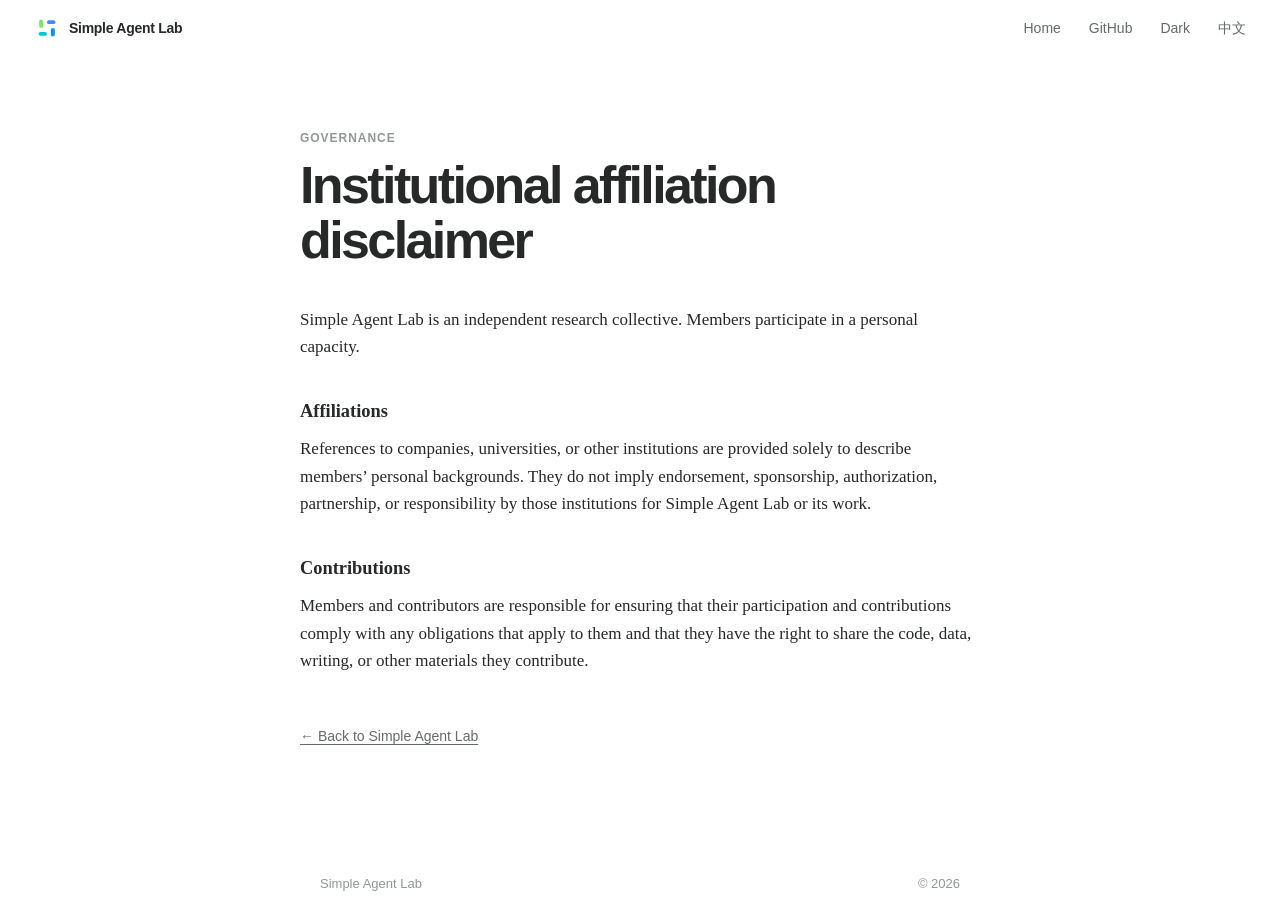
<file: disclaimer.html>
<!doctype html>
<html lang="en" data-lang="en">
  <head>
    <meta charset="utf-8" />
    <meta name="viewport" content="width=device-width, initial-scale=1" />
    <meta name="theme-color" content="#ffffff" />
    <title>Institutional Affiliation Disclaimer | Simple Agent Lab</title>
    <meta
      name="description"
      content="Institutional affiliation disclaimer for Simple Agent Lab."
    />
    <meta name="robots" content="noindex, follow" />
    <link rel="canonical" href="https://simpleagentlab.com/disclaimer.html" />
    <link rel="icon" href="./assets/favicon.svg" type="image/svg+xml" />
    <link rel="stylesheet" href="./assets/styles.css" />
    <script>
      try {
        var root = document.documentElement;
        var savedLanguage = localStorage.getItem("simple-agent-lab-language-choice");
        var browserLanguages = navigator.languages && navigator.languages.length
          ? navigator.languages
          : [navigator.language || "en"];
        var browserLanguage = browserLanguages.some(function (language) {
          return language.toLowerCase().startsWith("zh");
        }) ? "zh" : "en";
        var language = savedLanguage === "en" || savedLanguage === "zh"
          ? savedLanguage
          : browserLanguage;
        root.dataset.lang = language;
        root.lang = language === "zh" ? "zh-CN" : "en";

        var savedTheme = localStorage.getItem("simple-agent-lab-theme");
        var theme = savedTheme === "light" || savedTheme === "dark"
          ? savedTheme
          : window.matchMedia("(prefers-color-scheme: dark)").matches
            ? "dark"
            : "light";
        root.dataset.theme = theme;
        root.style.colorScheme = theme;
        document.querySelector('meta[name="theme-color"]').setAttribute(
          "content",
          theme === "dark" ? "#111513" : "#ffffff"
        );
      } catch (error) {}
    </script>
    <script src="./assets/site.js" defer></script>
  </head>
  <body>
    <a class="skip-link" href="#main">
      <span class="lang-en" lang="en">Skip to content</span>
      <span class="lang-zh" lang="zh-CN">跳至正文</span>
    </a>

    <header class="site-header">
      <a class="small-brand" href="./" aria-label="Simple Agent Lab home">
        <img src="./assets/logo.svg" width="26" height="26" alt="" />
        <span>Simple Agent Lab</span>
      </a>
      <nav aria-label="Primary navigation">
        <a href="./">
          <span class="lang-en" lang="en">Home</span>
          <span class="lang-zh" lang="zh-CN">首页</span>
        </a>
        <a href="https://github.com/simple-agent-lab" target="_blank" rel="noreferrer">GitHub</a>
        <button class="theme-toggle" type="button" aria-label="Switch to dark theme">
          <span class="theme-action-en" lang="en">Dark</span>
          <span class="theme-action-zh" lang="zh-CN">深色</span>
        </button>
        <button class="language-toggle" type="button" aria-label="切换为中文">中文</button>
      </nav>
    </header>

    <main id="main">
      <article class="legal-page">
        <p class="eyebrow">
          <span class="lang-en" lang="en">Governance</span>
          <span class="lang-zh" lang="zh-CN">治理说明</span>
        </p>
        <h1>
          <span class="lang-en" lang="en">Institutional affiliation disclaimer</span>
          <span class="lang-zh" lang="zh-CN">机构归属声明</span>
        </h1>

        <p>
          <span class="lang-en" lang="en">Simple Agent Lab is an independent research collective. Members participate in a personal capacity.</span>
          <span class="lang-zh" lang="zh-CN">Simple Agent Lab 是一个独立研究共同体。所有成员均以个人身份参与。</span>
        </p>

        <h2>
          <span class="lang-en" lang="en">Affiliations</span>
          <span class="lang-zh" lang="zh-CN">机构归属</span>
        </h2>
        <p>
          <span class="lang-en" lang="en">References to companies, universities, or other institutions are provided solely to describe members’ personal backgrounds. They do not imply endorsement, sponsorship, authorization, partnership, or responsibility by those institutions for Simple Agent Lab or its work.</span>
          <span class="lang-zh" lang="zh-CN">相关机构仅用于说明个人背景，不代表这些机构对 Simple Agent Lab 或其工作的认可、赞助、授权、合作关系或责任。</span>
        </p>

        <h2>
          <span class="lang-en" lang="en">Contributions</span>
          <span class="lang-zh" lang="zh-CN">研究与贡献</span>
        </h2>
        <p>
          <span class="lang-en" lang="en">Members and contributors are responsible for ensuring that their participation and contributions comply with any obligations that apply to them and that they have the right to share the code, data, writing, or other materials they contribute.</span>
          <span class="lang-zh" lang="zh-CN">成员与贡献者应自行确保其参与和贡献符合对其适用的义务，并确认其有权分享所贡献的代码、数据、文字或其他材料。</span>
        </p>

        <a class="back-link" href="./">
          <span aria-hidden="true">← </span>
          <span class="lang-en" lang="en">Back to Simple Agent Lab</span>
          <span class="lang-zh" lang="zh-CN">返回 Simple Agent Lab</span>
        </a>
      </article>
    </main>

    <footer>
      <span>Simple Agent Lab</span>
      <span>© 2026</span>
    </footer>
  </body>
</html>
</file>
<file: assets/styles.css>
:root {
  --bg: #ffffff;
  --fg: #272828;
  --soft: #666a69;
  --faint: #929695;
  --rule: #e5e7e4;
  --header: rgba(255, 255, 255, .94);
  --selection: rgba(0, 203, 212, .18);
  --focus: #3c8cff;
  --blue: #3c8cff;
  --serif: "Iowan Old Style", "Songti SC", "Noto Serif CJK SC", Georgia, serif;
  --sans: -apple-system, BlinkMacSystemFont, "Segoe UI", "PingFang SC", "Microsoft YaHei", sans-serif;
  color-scheme: light dark;
}

:root[data-theme="dark"] {
  --bg: #111513;
  --fg: #eef1ed;
  --soft: #c4cbc7;
  --faint: #939e99;
  --rule: #323a35;
  --header: rgba(17, 21, 19, .94);
  --selection: #5a3a32;
  --focus: #ef8068;
}

* { box-sizing: border-box; margin: 0; padding: 0; }
html { scroll-behavior: smooth; scroll-padding-top: 72px; background: var(--bg); }
body {
  min-height: 100vh;
  color: var(--fg);
  background: var(--bg);
  font-family: var(--serif);
  font-size: 17px;
  line-height: 1.62;
  text-rendering: optimizeLegibility;
  -webkit-font-smoothing: antialiased;
}
a { color: inherit; text-underline-offset: 3px; }
button, a { -webkit-tap-highlight-color: transparent; }
button { font: inherit; }
::selection { background: var(--selection); }
:focus-visible { outline: 2px solid var(--focus); outline-offset: 4px; }
.lang-zh, :root[data-lang="zh"] .lang-en { display: none; }
:root[data-lang="zh"] .lang-zh { display: inline; }
.theme-action-zh, :root[data-lang="zh"] .theme-action-en { display: none; }
:root[data-lang="zh"] .theme-action-zh { display: inline; }

.skip-link {
  position: fixed;
  z-index: 200;
  top: 10px;
  left: 12px;
  transform: translateY(-180%);
  padding: 8px 12px;
  color: #fff;
  background: var(--fg);
  font: 650 13px/1 var(--sans);
}
.skip-link:focus { transform: translateY(0); }

.site-header {
  position: fixed;
  z-index: 100;
  inset: 0 0 auto;
  height: 56px;
  display: flex;
  align-items: center;
  justify-content: space-between;
  padding: 0 clamp(18px, 3vw, 34px);
  background: var(--header);
  backdrop-filter: blur(12px);
}
.small-brand {
  display: flex;
  align-items: center;
  gap: 9px;
  font: 650 14px/1 var(--sans);
  letter-spacing: -.02em;
  text-decoration: none;
}
.site-header nav { display: flex; align-items: center; gap: clamp(14px, 2.4vw, 28px); }
.site-header nav a, .site-header nav button {
  border: 0;
  color: var(--soft);
  background: transparent;
  font: 450 14px/1 var(--sans);
  text-decoration: none;
  cursor: pointer;
}
.site-header nav a:hover, .site-header nav button:hover { color: var(--fg); text-decoration: underline; }

.masthead {
  min-height: 50vh;
  display: flex;
  flex-direction: column;
  align-items: center;
  justify-content: center;
  padding: 128px 24px 78px;
  text-align: center;
}
.masthead-mark {
  width: 78px;
  height: 78px;
  margin-bottom: 20px;
  animation: recursive-loop 6.5s cubic-bezier(.65, -.1, .3, 1.12) .4s infinite;
}
/* Each recursive cycle makes four quarter turns, then rests for two seconds
   before beginning again. */
@keyframes recursive-loop {
  0% { transform: rotate(0turn); }
  10%, 20% { transform: rotate(.25turn); }
  30%, 40% { transform: rotate(.5turn); }
  50%, 60% { transform: rotate(.75turn); }
  70%, 100% { transform: rotate(1turn); }
}
.masthead h1 {
  font: 650 clamp(30px, 7.8vw, 88px)/.95 var(--sans);
  letter-spacing: -.065em;
  white-space: nowrap;
}
.masthead p { margin-top: 27px; color: var(--soft); font: 450 15px/1.4 var(--sans); }

main { width: 100%; padding: 0 20px; }
.manifesto { max-width: 680px; margin: 0 auto; }
.manifesto p { margin-bottom: 1.35rem; }
.manifesto .opening { font-size: 18px; line-height: 1.6; }
.manifesto h2 {
  margin: 2.8rem 0 .8rem;
  font: 700 1.28rem/1.35 var(--serif);
  text-align: left;
}
.manifesto strong {
  font-family: var(--sans);
  font-weight: 700;
  letter-spacing: -.015em;
}
.work-section { scroll-margin-top: 70px; }
.work-list { border-top: 1px solid var(--rule); }
.work-list > a,
.work-item {
  display: flex;
  align-items: center;
  justify-content: space-between;
  gap: 24px;
  padding: 20px 2px;
  border-bottom: 1px solid var(--rule);
}
.work-list > a {
  text-decoration: none;
}
.work-list > a:hover strong { text-decoration: underline; }
.work-list > a > span,
.work-summary { display: flex; flex-direction: column; gap: 3px; }
.work-list strong { font: 700 15px/1.35 var(--sans); }
.work-list small { color: var(--soft); font-size: 14px; line-height: 1.45; }
.work-list b { color: var(--soft); font: 400 20px/1 var(--sans); }
.work-summary {
  flex: 1;
  color: inherit;
  text-decoration: none;
}
.work-tag {
  align-self: flex-start;
  margin-bottom: 3px;
  color: var(--blue);
  font: 700 11px/1 var(--sans);
  letter-spacing: .09em;
  text-transform: uppercase;
}
.work-summary:hover .work-tag { text-decoration: none; }
.work-summary:hover strong { text-decoration: underline; }
.work-actions {
  display: flex;
  flex: 0 0 auto;
  gap: 15px;
}
.work-actions a {
  display: inline-flex;
  align-items: center;
  gap: 4px;
  color: var(--soft);
  font: 600 13px/1 var(--sans);
  text-decoration: none;
}
.work-actions a:hover { color: var(--fg); text-decoration: underline; }
.work-actions b { font-size: 14px; }
.work-action-soon {
  display: inline-flex;
  align-items: center;
  color: var(--faint);
  font: 600 13px/1 var(--sans);
  cursor: default;
}

.closing {
  margin: 3.8rem 0 0;
  padding: 0;
  border: 0;
  text-align: left;
}
.closing p { margin: 0 0 .25rem; font-size: 17px; }

footer {
  max-width: 680px;
  display: flex;
  justify-content: space-between;
  gap: 20px;
  flex-wrap: wrap;
  margin: 8rem auto 0;
  padding: 0 20px 28px;
  color: var(--faint);
  font: 450 13px/1 var(--sans);
}
footer a { text-decoration-color: var(--rule); }
footer a:hover { color: var(--fg); }

.legal-page {
  max-width: 680px;
  min-height: calc(100vh - 160px);
  margin: 0 auto;
  padding-top: 132px;
}
.legal-page .eyebrow {
  margin-bottom: 14px;
  color: var(--faint);
  font: 650 12px/1 var(--sans);
  letter-spacing: .08em;
  text-transform: uppercase;
}
.legal-page h1 {
  margin-bottom: 2.4rem;
  font: 650 clamp(30px, 6vw, 52px)/1.05 var(--sans);
  letter-spacing: -.05em;
}
.legal-page h2 {
  margin: 2.4rem 0 .7rem;
  font: 700 1.15rem/1.35 var(--serif);
}
.legal-page p { margin-bottom: 1.25rem; }
.legal-page .back-link {
  display: inline-block;
  margin-top: 2rem;
  color: var(--soft);
  font: 500 14px/1.4 var(--sans);
}

.project-page { max-width: 760px; }
.project-page h1 { margin-bottom: 1rem; }
.project-page .tagline {
  margin-bottom: .5rem;
  font: 650 19px/1.5 var(--sans);
  letter-spacing: -.02em;
}
.project-page .subtitle { color: var(--soft); margin-bottom: 1rem; }
.project-page .authors {
  margin-bottom: .45rem;
  color: var(--soft);
  font: 450 12.5px/1.65 var(--sans);
}
.project-page .affiliations {
  margin-bottom: 1.6rem;
  color: var(--faint);
  font: 450 11.5px/1.6 var(--sans);
}
.project-page .authors sup, .project-page .affiliations sup {
  font-size: 8.5px;
  color: var(--faint);
}
.project-page h3 { margin: 2rem 0 .4rem; font: 700 1.02rem/1.35 var(--serif); }
.page-actions {
  display: flex;
  flex-wrap: wrap;
  gap: 18px;
  margin-bottom: 2.8rem;
}
.page-actions a {
  display: inline-flex;
  align-items: center;
  gap: 4px;
  color: var(--soft);
  font: 600 13px/1 var(--sans);
  text-decoration: underline;
  text-underline-offset: 3px;
}
.page-actions a:hover { color: var(--fg); }
.page-actions .soon {
  display: inline-flex;
  align-items: center;
  gap: 4px;
  color: var(--faint);
  font: 600 13px/1 var(--sans);
  cursor: default;
}
.page-actions b { font: 400 14px/1 var(--sans); }
.project-page figure { margin: 1.8rem 0 2rem; }
.project-page figure img {
  display: block;
  width: 100%;
  height: auto;
  border-radius: 14px;
}
.project-page figure.framed img { border: 1px solid var(--rule); }
.project-page figcaption {
  margin-top: 10px;
  color: var(--faint);
  font: 450 13px/1.5 var(--sans);
  text-align: center;
}
.project-page .loop-line {
  margin: 1.4rem 0;
  font: 650 15px/1.6 var(--sans);
  letter-spacing: .01em;
  text-align: center;
}
.project-page code {
  padding: 2px 6px;
  border-radius: 5px;
  background: var(--rule);
  font: 500 .82em ui-monospace, SFMono-Regular, Menlo, Consolas, monospace;
}
.project-page .cite-block {
  margin: 0 0 1.6rem;
  overflow-x: auto;
  padding: 14px 16px;
  border: 1px solid var(--rule);
  border-radius: 12px;
}
.project-page .cite-block pre { margin: 0; }
.project-page .cite-block code {
  padding: 0;
  background: none;
  color: var(--soft);
  white-space: pre;
  font: 500 12.5px/1.7 ui-monospace, SFMono-Regular, Menlo, Consolas, monospace;
}
.project-page .doc { min-width: 0; }
.toc-rail { display: none; }
.project-page .abstract {
  margin: 0 0 2.6rem;
  padding-left: 20px;
  border-left: 2px solid var(--rule);
}
.project-page .abstract p { margin: 0; color: var(--soft); font-size: 16px; }
.project-page .abstract strong { color: var(--fg); }
.project-page h2[id] { scroll-margin-top: 86px; }
/* One-line conclusion under each section heading, so a reader who only
   scans the bold lines still gets the argument. */
.project-page .takeaway {
  margin: 0 0 1.1rem;
  padding: 10px 14px;
  border-left: 2px solid var(--fg);
  color: var(--fg);
  font: 600 15.5px/1.55 var(--sans);
  letter-spacing: -.01em;
}
/* "At a glance" box after the abstract: one line per section. */
.project-page .glance {
  margin: 0 0 2.4rem;
  padding: 16px 20px 6px;
  border: 1px solid var(--rule);
  border-radius: 12px;
}
.project-page .glance-title {
  margin-bottom: 8px;
  color: var(--faint);
  font: 650 12px/1 var(--sans);
  letter-spacing: .08em;
  text-transform: uppercase;
}
.project-page .glance ol { margin: 0 0 0 1.25rem; }
.project-page .glance li { margin-bottom: .55rem; color: var(--soft); font-size: 15px; line-height: 1.55; }
.project-page .glance li a { color: var(--fg); font-weight: 600; }
/* "Read this section in full" links on the short version of the survey. */
.project-page .full-link { margin: -.6rem 0 1.8rem; font: 500 14px/1.4 var(--sans); }
.project-page .full-link a { color: var(--soft); }
.project-page .full-link a:hover { color: var(--fg); }

/* Wide viewports get a sticky contents rail in the left gutter while the article
   column stays centered. Below 1200px there is no room, so the rail is dropped. */
@media (min-width: 1200px) {
  .project-page.has-toc {
    max-width: none;
    display: grid;
    grid-template-columns: 1fr minmax(0, 760px) 1fr;
  }
  .project-page.has-toc .doc { grid-column: 2; }
  .toc-rail {
    display: block;
    position: sticky;
    top: 96px;
    grid-column: 1;
    justify-self: end;
    width: 190px;
    margin-right: 40px;
    align-self: start;
  }
  .toc-title {
    margin-bottom: 12px;
    color: var(--faint);
    font: 650 11px/1 var(--sans);
    letter-spacing: .09em;
    text-transform: uppercase;
  }
  .toc ul { margin: 0; list-style: none; }
  .toc li { margin: 0; }
  .toc a {
    display: block;
    padding: 5px 0 5px 12px;
    border-left: 2px solid var(--rule);
    color: var(--faint);
    font: 450 13px/1.4 var(--sans);
    text-decoration: none;
  }
  .toc a:hover { color: var(--fg); }
  .toc a.is-active { border-left-color: var(--fg); color: var(--fg); }
}

.project-page .cover { margin: 0 0 2.4rem; }
.project-page .cover img { border-radius: 16px; }
.project-page .opening-note { font-size: 18px; line-height: 1.6; }
/* Figures exported from the paper carry their own white background, so they are
   plated on white in both themes rather than inverted. */
.project-page figure.plate img { padding: 12px; background: #fff; }
.table-scroll { margin: 1.4rem 0 1.8rem; overflow-x: auto; }
.table-scroll table { min-width: 560px; }
.table-scroll.narrow { max-width: 380px; }
.table-scroll.narrow table { min-width: 0; }
.project-page th.num, .project-page td.num { padding-right: 0; text-align: right; }
.project-page th.nowrap, .project-page td.nowrap { white-space: nowrap; }
.project-page table {
  width: 100%;
  border-collapse: collapse;
  font: 450 14px/1.5 var(--sans);
}
.project-page th {
  padding: 8px 16px 8px 0;
  border-bottom: 1px solid var(--fg);
  color: var(--fg);
  font: 650 13px/1.4 var(--sans);
  text-align: left;
  vertical-align: bottom;
}
.project-page td {
  padding: 9px 16px 9px 0;
  border-bottom: 1px solid var(--rule);
  color: var(--soft);
  vertical-align: top;
}
.project-page td strong { color: var(--fg); }
.showcase-grid {
  display: grid;
  grid-template-columns: 1fr 1fr;
  gap: 18px;
  margin: 1.6rem 0 1.8rem;
}
.showcase-grid figure { margin: 0; }
.showcase-grid figure img { border: 1px solid var(--rule); }
.showcase-grid figcaption { text-align: left; }
.showcase-grid figcaption strong {
  display: block;
  margin-bottom: 3px;
  color: var(--fg);
  font: 650 13px/1.4 var(--sans);
}
.project-page ol, .project-page ul { margin: 0 0 1.25rem 1.35rem; }
.project-page li { margin-bottom: .45rem; }
.project-page li::marker { color: var(--faint); }

@media (max-width: 640px) {
  .showcase-grid { grid-template-columns: 1fr; }
  body { font-size: 16px; }
  .small-brand span { display: none; }
  .site-header nav { gap: 16px; }
  .site-header nav a:first-child { display: none; }
  .masthead { min-height: 46vh; padding-top: 112px; }
  .masthead-mark { width: 64px; height: 64px; }
  .manifesto .opening { font-size: 17px; }
  .manifesto h2 { margin-top: 2.5rem; }
  .work-item { align-items: flex-start; flex-direction: column; gap: 13px; }
  .legal-page { padding-top: 112px; }
  footer { margin-top: 6rem; }
}

@media (prefers-reduced-motion: reduce) {
  html { scroll-behavior: auto; }
  .masthead-mark { animation: none; }
}

/* Click-to-zoom lightbox: article figures open full-screen; a click or
   Escape closes. The white padding keeps transparent-background SVGs
   legible on the dark backdrop, matching the .plate treatment. */
.project-page figure img,
.showcase-grid figure img { cursor: zoom-in; }
.lightbox {
  position: fixed;
  inset: 0;
  z-index: 100;
  display: flex;
  align-items: center;
  justify-content: center;
  padding: 24px;
  background: rgba(10, 12, 11, 0.85);
  cursor: zoom-out;
}
.lightbox img {
  max-width: 100%;
  max-height: 100%;
  width: auto;
  height: auto;
  padding: 12px;
  background: #fff;
  border-radius: 10px;
  box-shadow: 0 18px 60px rgba(0, 0, 0, 0.45);
}
</file>
